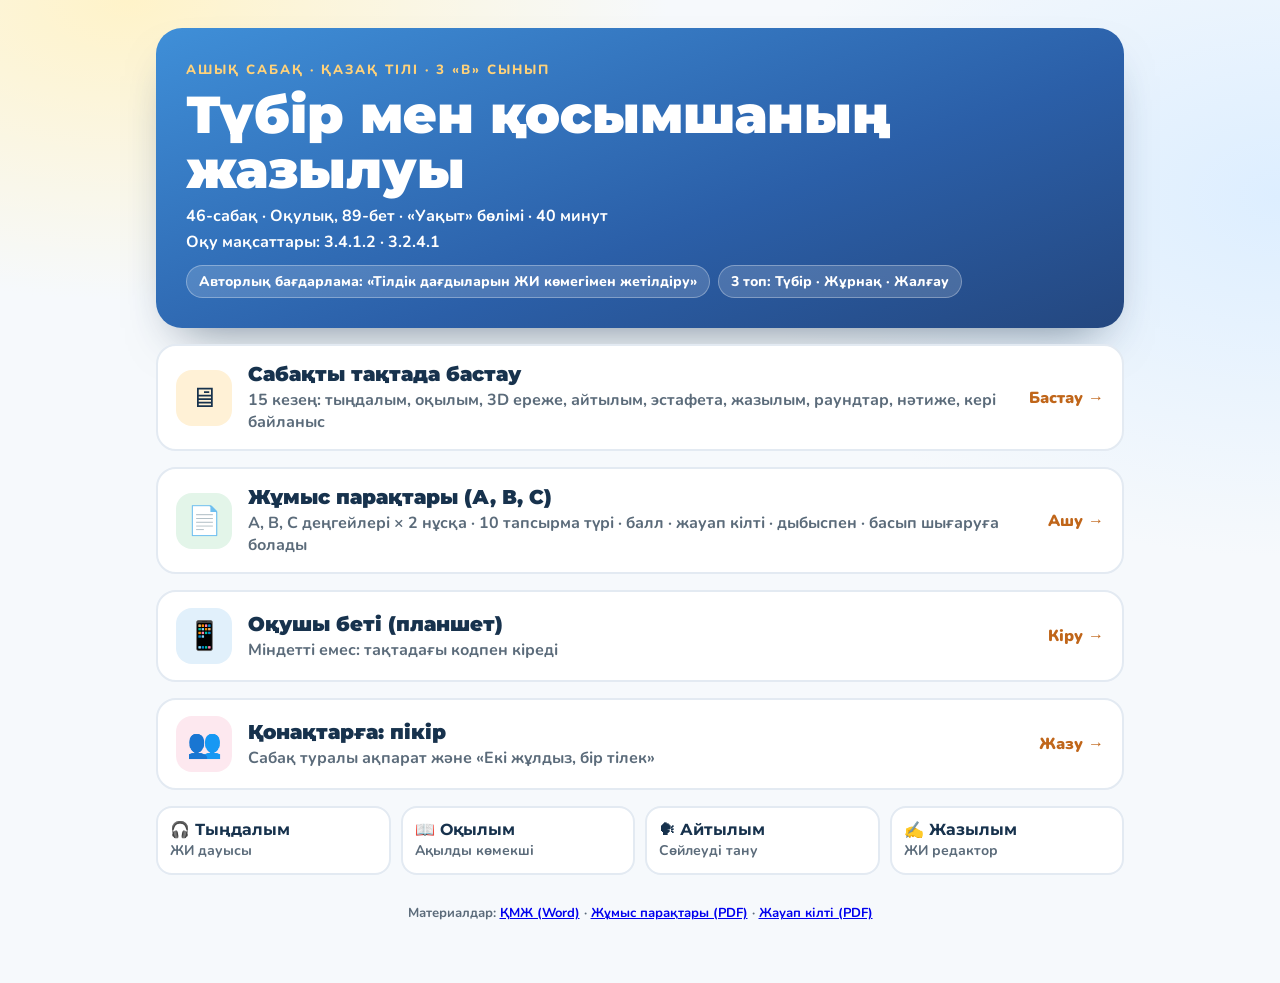
<file: index.html>
<!doctype html>
<html lang="kk">
<head>
<meta charset="utf-8">
<meta name="viewport" content="width=device-width, initial-scale=1">
<title>Сөз шеберлері · Қазақ тілі · 3 «В» сынып · Ашық сабақ</title>
<link rel="stylesheet" href="https://fonts.googleapis.com/css2?family=Montserrat:wght@800;900&family=Nunito:wght@600;700;800&display=swap">
<style>
:root { --ink: #17324D; --muted: #5B6B7A; --display: Montserrat, Arial, sans-serif; }
* { box-sizing: border-box; }
body { margin: 0; font-family: Nunito, Arial, sans-serif; color: var(--ink); background: radial-gradient(900px 500px at 10% 0%, #FFF3C9, transparent 60%), radial-gradient(900px 600px at 100% 20%, #DDEEFF, transparent 60%), #F6F9FC; }
.wrap { max-width: 1000px; margin: 0 auto; padding: 28px 16px 48px; display: flex; flex-direction: column; gap: 16px; }
.hero { border-radius: 26px; padding: 30px; color: #fff; background: linear-gradient(160deg, #3F8FD8, #2B5FA8 60%, #24477F); box-shadow: 0 24px 50px -24px rgba(23,50,77,.6); }
.hero small { font-weight: 800; letter-spacing: 2px; text-transform: uppercase; color: #FFD27A; }
.hero h1 { font-family: var(--display); font-weight: 900; font-size: clamp(30px, 5vw, 52px); margin: 8px 0; line-height: 1.05; }
.hero p { margin: 4px 0; font-weight: 700; }
.chips { display: flex; flex-wrap: wrap; gap: 8px; margin-top: 12px; } .chips span { padding: 6px 12px; border-radius: 999px; background: rgba(255,255,255,.16); border: 1px solid rgba(255,255,255,.3); font-weight: 800; font-size: 14px; }
.card { display: grid; grid-template-columns: auto 1fr auto; gap: 16px; align-items: center; background: #fff; border: 2px solid #E3EAF2; border-radius: 20px; padding: 16px 18px; text-decoration: none; color: inherit; transition: transform .15s ease, border-color .15s ease; }
.card:hover { transform: translateY(-3px); border-color: #F2A541; }
.card .ic { width: 56px; height: 56px; border-radius: 16px; display: grid; place-items: center; font-size: 28px; }
.card h2 { margin: 0; font-family: var(--display); font-weight: 900; font-size: 20px; } .card p { margin: 3px 0 0; color: var(--muted); font-weight: 700; }
.card .go { font-weight: 900; color: #C0661A; white-space: nowrap; }
.skills { display: grid; grid-template-columns: repeat(4, 1fr); gap: 10px; }
.skills div { background: #fff; border-radius: 16px; padding: 12px; border: 2px solid #E3EAF2; } .skills b { display: block; font-family: var(--display); }
.skills span { font-size: 14px; font-weight: 700; color: var(--muted); }
.foot { text-align: center; color: var(--muted); font-weight: 700; font-size: 13px; }
@media (max-width: 720px) { .skills { grid-template-columns: 1fr 1fr; } .card { grid-template-columns: auto 1fr; } .card .go { display: none; } }
</style>
</head>
<body>
<div class="wrap">
  <div class="hero">
    <small>Ашық сабақ · Қазақ тілі · 3 «В» сынып</small>
    <h1>Түбір мен қосымшаның жазылуы</h1>
    <p>46-сабақ · Оқулық, 89-бет · «Уақыт» бөлімі · 40 минут</p>
    <p>Оқу мақсаттары: 3.4.1.2 · 3.2.4.1</p>
    <div class="chips"><span>Авторлық бағдарлама: «Тілдік дағдыларын ЖИ көмегімен жетілдіру»</span><span>3 топ: Түбір · Жұрнақ · Жалғау</span></div>
  </div>
  <a class="card" href="host.html"><span class="ic" style="background:#FFF1D6">🖥</span><span><h2>Сабақты тақтада бастау</h2><p>15 кезең: тыңдалым, оқылым, 3D ереже, айтылым, эстафета, жазылым, раундтар, нәтиже, кері байланыс</p></span><span class="go">Бастау →</span></a>
  <a class="card" href="jumys-paraq.html"><span class="ic" style="background:#E3F5E9">📄</span><span><h2>Жұмыс парақтары (А, В, С)</h2><p>А, В, С деңгейлері × 2 нұсқа · 10 тапсырма түрі · балл · жауап кілті · дыбыспен · басып шығаруға болады</p></span><span class="go">Ашу →</span></a>
  <a class="card" href="join.html"><span class="ic" style="background:#E1F0FB">📱</span><span><h2>Оқушы беті (планшет)</h2><p>Міндетті емес: тақтадағы кодпен кіреді</p></span><span class="go">Кіру →</span></a>
  <a class="card" href="join.html?g=1"><span class="ic" style="background:#FDE8EF">👥</span><span><h2>Қонақтарға: пікір</h2><p>Сабақ туралы ақпарат және «Екі жұлдыз, бір тілек»</p></span><span class="go">Жазу →</span></a>
  <div class="skills"><div><b>🎧 Тыңдалым</b><span>ЖИ дауысы</span></div><div><b>📖 Оқылым</b><span>Ақылды көмекші</span></div><div><b>🗣 Айтылым</b><span>Сөйлеуді тану</span></div><div><b>✍️ Жазылым</b><span>ЖИ редактор</span></div></div>
  <p class="foot">Материалдар: <a href="materialdar/QMZh-3V-46-sabaq.docx" download>ҚМЖ (Word)</a> · <a href="materialdar/Zhumys-paraqtary-ABC.pdf" download>Жұмыс парақтары (PDF)</a> · <a href="materialdar/Zhauap-kilti.pdf" download>Жауап кілті (PDF)</a></p>
</div>
</body>
</html>
</file>
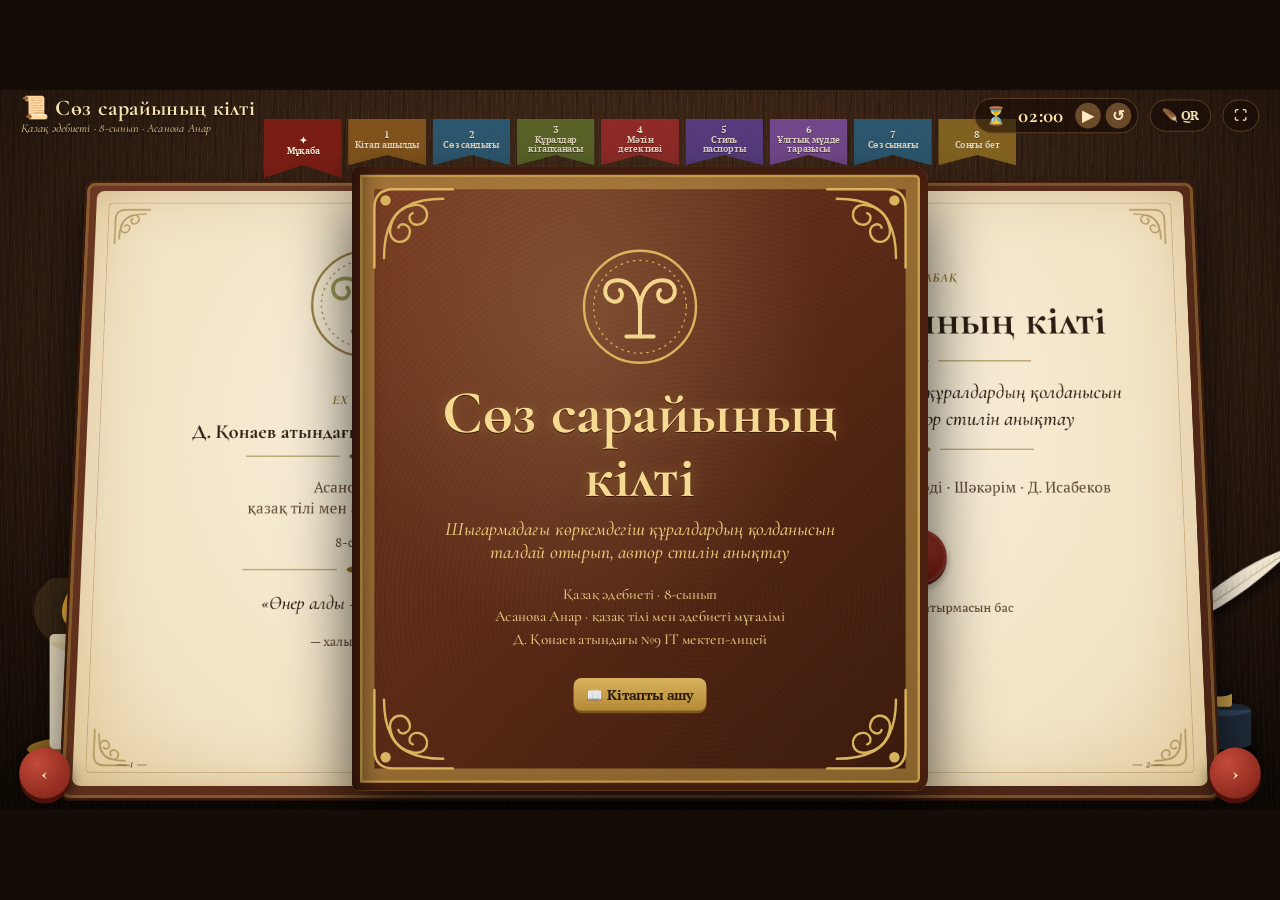
<file: adebiet8/index.html>
<!DOCTYPE html>
<html lang="kk">
<head>
<meta charset="utf-8">
<meta name="viewport" content="width=device-width, initial-scale=1">
<title>Сөз сарайының кілті · Қазақ әдебиеті 8</title>
<link rel="preconnect" href="https://fonts.googleapis.com"><link rel="preconnect" href="https://fonts.gstatic.com" crossorigin>
<link href="https://fonts.googleapis.com/css2?family=Cormorant+Garamond:ital,wght@0,500;0,700;1,500&family=PT+Serif:ital,wght@0,400;0,700;1,400&display=swap" rel="stylesheet">
<link rel="stylesheet" href="style.css">
</head>
<body>
<div id="root"></div>
<div id="modal" class="modal" hidden><div class="scroll"><button class="mx" aria-label="Жабу">✕</button><div class="mbody"></div></div></div>
<script src="qrcode.js"></script>
<script src="data.js"></script>
<script src="app.js"></script>
</body>
</html>
</file>
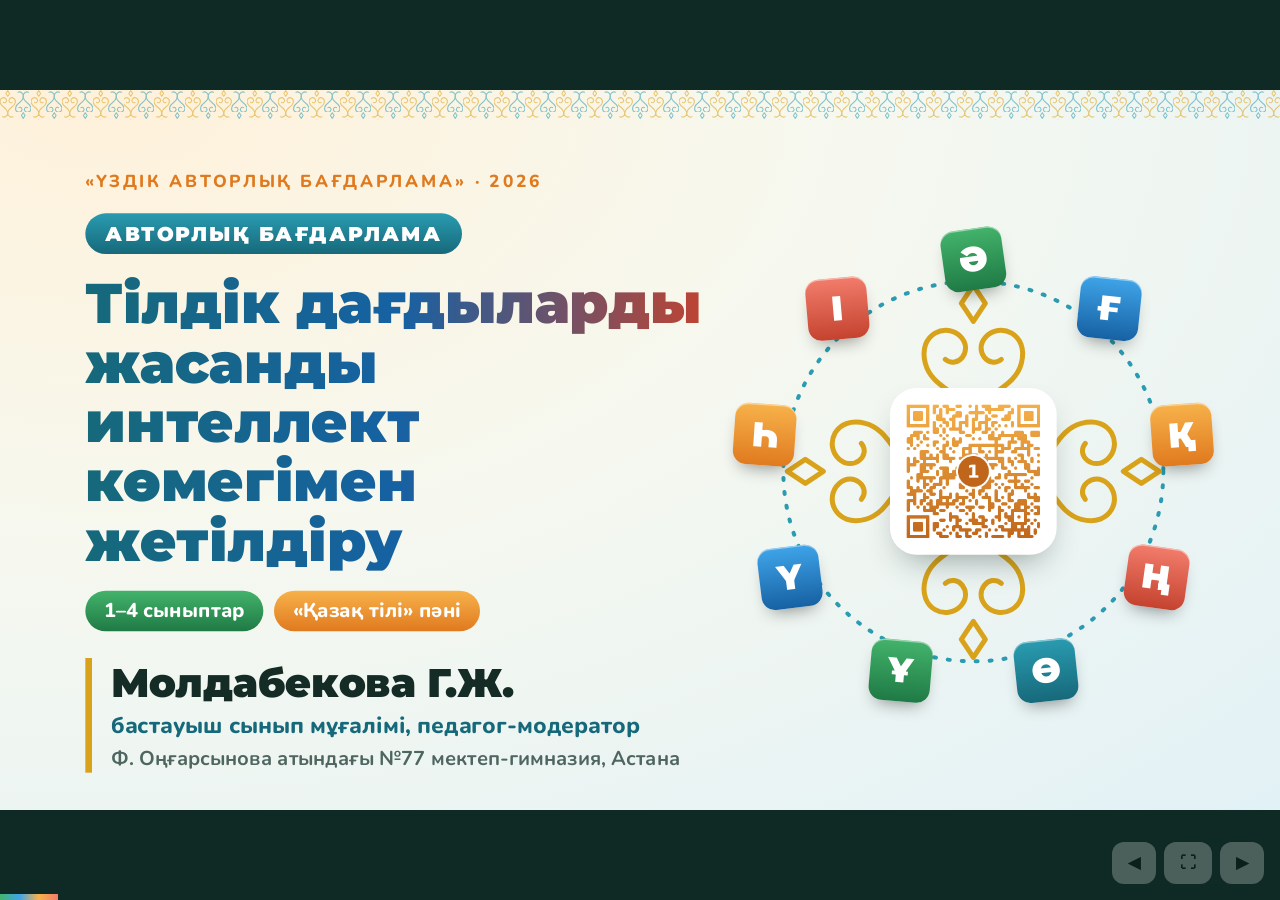
<file: prezentaciya/index.html>
<!DOCTYPE html><html lang="kk"><head><meta charset="utf-8"><meta name="viewport" content="width=device-width,initial-scale=1">
<title>«Сөз шеберлері» — авторлық бағдарлама қорғауы</title>
<link rel="preconnect" href="https://fonts.googleapis.com"><link href="https://fonts.googleapis.com/css2?family=Montserrat:wght@600;800;900&family=Nunito:wght@400;600;700;800;900&display=swap" rel="stylesheet">
<style>
*{box-sizing:border-box}html,body{margin:0;height:100%;background:#0F2A25;overflow:hidden}
#stage{position:absolute;left:50%;top:50%;width:1920px;height:1080px;transform-origin:0 0}
section{position:absolute;inset:0;width:1920px;height:1080px;overflow:hidden;opacity:0;visibility:hidden;transition:opacity .45s ease,transform .45s ease;transform:translateX(40px)}
section.on{opacity:1;visibility:visible;transform:none}section.prev{transform:translateX(-40px)}
section div:not([style*="display"]):not([class]){display:flex;flex-direction:column}
section > div[style*="grid-template-columns"]{flex:1;align-content:stretch}
section > div[style*="grid-template-columns"] > div{justify-content:center}
p,h1,h2,h3,ul,ol{margin:0}aside{display:none}img{display:block}
a{color:inherit}.lb{color:#fff;text-decoration:none;font-family:Montserrat,Arial,sans-serif;font-weight:900;font-size:26px;padding:12px 24px;border-radius:999px;cursor:pointer;box-shadow:0 10px 20px -10px rgba(0,0,0,.5)}
section.on [style*="rotate"]{animation:pop .7s cubic-bezier(.2,.9,.3,1.4) both}
section.on > div,section.on > h2,section.on > p{animation:rise .6s ease both}
section.on > :nth-child(3){animation-delay:.08s}section.on > :nth-child(4){animation-delay:.16s}section.on > :nth-child(5){animation-delay:.24s}
@keyframes pop{0%{opacity:0;scale:.4}100%{opacity:1;scale:1}}@keyframes rise{from{opacity:0;translate:0 24px}to{opacity:1;translate:0 0}}
#bar{position:fixed;left:0;bottom:0;height:6px;background:linear-gradient(90deg,#43B36B,#3FA4E8,#F7B24A,#F27C6B);transition:width .4s;z-index:9}
#nav{position:fixed;right:16px;bottom:16px;display:flex;gap:8px;z-index:9;opacity:.25;transition:opacity .3s}#nav:hover{opacity:1}
#nav button{border:0;border-radius:12px;padding:10px 16px;font:800 16px Nunito,Arial;background:#fff;cursor:pointer}

.kick{font-size:26px;font-weight:800;letter-spacing:4px;color:#E07A1F;text-transform:uppercase}
.ttl{font-family:Montserrat,Arial,sans-serif;font-size:66px;font-weight:900;line-height:1.08}
.ft{position:absolute;left:128px;bottom:56px;width:1300px;font-size:24px}
.pn{position:absolute;right:128px;bottom:48px;width:96px;height:44px;background:linear-gradient(180deg,#F7B24A,#E07A1F);border-radius:22px;color:#fff;font-family:Montserrat,Arial,sans-serif;font-weight:900;font-size:24px;line-height:44px;text-align:center}
.glass{background:linear-gradient(180deg,rgba(255,255,255,.97),rgba(255,255,255,.8));border:1px solid rgba(255,255,255,.95);border-radius:28px;box-shadow:0 22px 44px -22px rgba(20,43,38,.38);padding:36px}
section::before{content:"";position:absolute;width:620px;height:620px;right:-180px;top:-200px;border-radius:50%;background:radial-gradient(circle,rgba(63,164,232,.16),transparent 70%);pointer-events:none}
section::after{content:"";position:absolute;width:520px;height:520px;left:-160px;bottom:-200px;border-radius:50%;background:radial-gradient(circle,rgba(247,178,74,.16),transparent 70%);pointer-events:none}
.bubble{position:relative;display:block;background:#fff;border-radius:44px;padding:52px 56px;font-family:Montserrat,Arial,sans-serif;font-size:66px;font-weight:900;line-height:1.15;box-shadow:0 30px 60px -30px rgba(20,43,38,.45)}
.bubble i{position:absolute;left:90px;bottom:-38px;width:0;height:0;border-left:30px solid transparent;border-right:30px solid transparent;border-top:44px solid #fff}
.pair{display:flex;align-items:center;gap:22px;opacity:0}section.on .pair{animation:rise .6s ease both}
.pair .bad{font-family:Montserrat,Arial,sans-serif;font-weight:900;font-size:40px;color:#B9473A;text-decoration:line-through 5px;min-width:200px}
.pair .arr{font-size:44px;font-weight:900}.pair .good{color:#fff;font-family:Montserrat,Arial,sans-serif;font-weight:900;font-size:40px;padding:12px 30px;border-radius:999px;box-shadow:0 14px 26px -14px rgba(0,0,0,.45)}
.plab{position:absolute;width:220px;display:flex;flex-direction:column;align-items:center;text-align:center;color:#fff}
.plab b{font-family:Montserrat,Arial,sans-serif;font-weight:900;font-size:30px}.plab span{font-size:22px;font-weight:700;opacity:.92}
.plab.ctr{height:88px;justify-content:center}
section.on .spin-in{animation:spin 1.1s cubic-bezier(.2,.9,.3,1.2) both}@keyframes spin{from{transform:rotate(-90deg) scale(.6);opacity:0}to{transform:none;opacity:1}}
.role{display:flex;align-items:baseline;gap:20px;background:rgba(255,255,255,.08);border:1px solid rgba(255,255,255,.18);border-radius:24px;padding:22px 32px}
.role span{font-size:30px;color:#A9C3BB;min-width:170px}.role b{font-family:Montserrat,Arial,sans-serif;font-size:46px;font-weight:900;color:#fff}
.role.hot{background:linear-gradient(180deg,#F7B24A,#E07A1F);border:0}.role.hot span{color:#fff}
.step{flex:1;border-radius:26px 26px 10px 10px;color:#fff;padding:22px 24px;display:flex;flex-direction:column;gap:4px;box-shadow:0 22px 40px -20px rgba(0,0,0,.45);transform-origin:bottom}
section.on .step{animation:grow .8s cubic-bezier(.2,.9,.3,1.1) both}@keyframes grow{from{transform:scaleY(.1);opacity:0}to{transform:none;opacity:1}}
.step b{font-family:Montserrat,Arial,sans-serif;font-size:80px;font-weight:900;line-height:1}.step small{font-size:24px;font-weight:800;opacity:.9}
.step span{font-family:Montserrat,Arial,sans-serif;font-size:32px;font-weight:900;margin-top:6px}.step p{font-size:23px;font-weight:700;line-height:1.3;margin-top:auto}
section.on .dn{animation:dash 1.4s ease .3s both}@keyframes dash{from{stroke-dasharray:0 760}}
.grp{flex:1;display:flex;flex-direction:column;align-items:center;gap:16px;height:100%;justify-content:flex-end}
.grp .bars{display:flex;gap:14px;align-items:flex-end}.grp p{font-size:24px;font-weight:800;text-align:center;color:#C9DCD5;min-height:64px}
.bar{width:84px;border-radius:16px 16px 4px 4px;display:flex;justify-content:center;transform-origin:bottom}
.bar b{font-family:Montserrat,Arial,sans-serif;font-weight:900;font-size:30px;color:#fff;margin-top:-44px}
section.on .bar{animation:grow .9s cubic-bezier(.2,.9,.3,1.1) both}
.pbar{height:70px;min-width:290px;border-radius:12px 35px 35px 12px;display:flex;align-items:center;gap:16px;padding:0 22px;transform-origin:left}
.pbar b{font-family:Montserrat,Arial,sans-serif;font-weight:900;font-size:36px;color:#fff}.pbar span{font-size:24px;font-weight:800;color:#fff;white-space:nowrap}
section.on .pbar{animation:growx .8s ease both}@keyframes growx{from{transform:scaleX(0)}to{transform:none}}

section::before{content:"";position:absolute;left:0;right:0;top:0;width:auto;height:44px;border-radius:0;background:url(img/band.svg) repeat-x;background-size:auto 44px;opacity:.55;pointer-events:none}
section::after{content:"";position:absolute;width:380px;height:380px;right:-110px;bottom:-110px;left:auto;top:auto;border-radius:0;background:url(img/rosette.svg) center/contain no-repeat;opacity:.13;pointer-events:none;animation:rot 60s linear infinite}
#cover::after{display:none}
@keyframes rot{to{transform:rotate(360deg)}}
.rosette{animation:rot 80s linear infinite}
.kcube{position:absolute;width:92px;height:92px;border-radius:20px;color:#fff;font-family:Montserrat,Arial,sans-serif;font-weight:900;font-size:52px;line-height:92px;text-align:center;box-shadow:0 14px 26px -12px rgba(0,0,0,.45),inset 0 2px 0 rgba(255,255,255,.45)}
section.on .kcube{animation:pop .7s cubic-bezier(.2,.9,.3,1.4) both}
.chip{color:#fff;font-weight:800;font-size:30px;padding:10px 28px;border-radius:999px}

.pcard{background:linear-gradient(180deg,rgba(255,255,255,.97),rgba(255,255,255,.8));border:1px solid rgba(255,255,255,.95);border-radius:28px;box-shadow:0 22px 44px -22px rgba(20,43,38,.38);padding:32px 28px;display:flex;flex-direction:column;justify-content:flex-start;gap:18px;opacity:0}
section.on .pcard{animation:rise .6s ease both}
.pico{width:96px;height:96px;flex:none;border-radius:24px;color:#fff;font-size:54px;font-weight:900;display:flex;align-items:center;justify-content:center;box-shadow:0 14px 26px -12px rgba(0,0,0,.45),inset 0 2px 0 rgba(255,255,255,.45)}
</style></head><body><div id="stage">
<section id="cover" style="background:radial-gradient(ellipse at 8% 0%, #FFF1DA 0%, #F6F8EF 45%, #E2F1F6 100%);color:#142B26;font-family:Nunito,Arial,sans-serif;padding:120px 110px 110px 128px;display:grid;grid-template-columns:1fr 700px;gap:40px;align-items:center">
<div style="display:flex;flex-direction:column;gap:30px">
<p class="kick">«Үздік авторлық бағдарлама» · 2026</p>
<p style="align-self:flex-start;background:linear-gradient(180deg,#2A9BB0,#16697A);color:#fff;font-family:Montserrat,Arial,sans-serif;font-weight:900;font-size:30px;letter-spacing:3px;padding:12px 30px;border-radius:999px">АВТОРЛЫҚ БАҒДАРЛАМА</p>
<h1 style="font-family:Montserrat,Arial,sans-serif;font-size:84px;font-weight:900;line-height:1.06;background:linear-gradient(90deg,#16697A,#1661A3 50%,#C4432F);-webkit-background-clip:text;background-clip:text;-webkit-text-fill-color:transparent">Тілдік дағдыларды жасанды интеллект көмегімен жетілдіру</h1>
<div style="display:flex;gap:16px"><p class="chip" style="background:linear-gradient(180deg,#43B36B,#1F7A45)">1–4 сыныптар</p><p class="chip" style="background:linear-gradient(180deg,#F7B24A,#E07A1F)">«Қазақ тілі» пәні</p></div>
<div style="display:flex;flex-direction:column;gap:6px;border-left:10px solid #D9A21B;padding-left:28px;margin-top:10px">
<p style="font-family:Montserrat,Arial,sans-serif;font-size:60px;font-weight:900;color:#142B26">Молдабекова Г.Ж.</p>
<p style="font-size:34px;font-weight:800;color:#16697A">бастауыш сынып мұғалімі, педагог-модератор</p>
<p style="font-size:30px;font-weight:700;color:#4F6660">Ф. Оңғарсынова атындағы №77 мектеп-гимназия, Астана</p></div>
</div>
<div style="position:relative;width:700px;height:700px">
<img src="img/rosette.svg" alt="" class="rosette" style="position:absolute;left:50px;top:50px;width:600px;height:600px">
<div style="position:absolute;left:225px;top:225px;width:250px;height:250px;background:#fff;border-radius:40px;box-shadow:0 24px 50px -20px rgba(20,43,38,.45);display:flex;align-items:center;justify-content:center"><img src="img/qr1.png" alt="Сайт QR" style="width:210px;height:210px;border-radius:14px"></div>
<p class="kcube" style="left:304px;top:-14px;background:linear-gradient(180deg,#43B36B,#1F7A45);transform:rotate(-8deg);animation-delay:0.3s">Ә</p><p class="kcube" style="left:508px;top:60px;background:linear-gradient(180deg,#3FA4E8,#1661A3);transform:rotate(6deg);animation-delay:0.38s">Ғ</p><p class="kcube" style="left:617px;top:249px;background:linear-gradient(180deg,#F7B24A,#E07A1F);transform:rotate(-4deg);animation-delay:0.45999999999999996s">Қ</p><p class="kcube" style="left:579px;top:463px;background:linear-gradient(180deg,#F27C6B,#C4432F);transform:rotate(8deg);animation-delay:0.54s">Ң</p><p class="kcube" style="left:413px;top:603px;background:linear-gradient(180deg,#2A9BB0,#16697A);transform:rotate(-6deg);animation-delay:0.62s">Ө</p><p class="kcube" style="left:195px;top:603px;background:linear-gradient(180deg,#43B36B,#1F7A45);transform:rotate(5deg);animation-delay:0.7s">Ұ</p><p class="kcube" style="left:29px;top:463px;background:linear-gradient(180deg,#3FA4E8,#1661A3);transform:rotate(-7deg);animation-delay:0.78s">Ү</p><p class="kcube" style="left:-9px;top:249px;background:linear-gradient(180deg,#F7B24A,#E07A1F);transform:rotate(4deg);animation-delay:0.8600000000000001s">Һ</p><p class="kcube" style="left:100px;top:60px;background:linear-gradient(180deg,#F27C6B,#C4432F);transform:rotate(-5deg);animation-delay:0.94s">І</p>
</div>
<aside>[0:00–0:25] Қайырлы таң, құрметті әділқазылар! Сыныпқа кірген сәтте мен жиі мына сөздерді естимін: «короче», «типа», «ок». Бүгін осы сөздердің орнына «қысқасы», «сияқты», «жарайды» деп сөйлейтін балаларды қалай тәрбиелеуге болатыны туралы айтамын. Менің бағдарламам — «Сөз шеберлері». Экрандағы QR-кодты сканерлесеңіздер, сайт телефондарыңызда ашылады.</aside></section>
<section id="hook" style="background:radial-gradient(ellipse at 8% 0%, #FFF1DA 0%, #F6F8EF 45%, #E2F1F6 100%);color:#142B26;font-family:Nunito,Arial,sans-serif;padding:128px 128px 168px;display:flex;flex-direction:column;gap:36px">
<p class="kick">Сыныптағы дауыс</p>
<div style="display:grid;grid-template-columns:1.25fr 1fr;gap:72px;flex:1;align-items:center">
<div style="display:flex;flex-direction:column;gap:36px">
<div class="bubble">«<span style="color:#C4432F">Короче</span>, мен <span style="color:#C4432F">типа</span> білемін, бірақ айта алмаймын…»<i></i></div>
<p style="font-size:40px;font-weight:700;color:#4F6660">Бала ойлайды. Бірақ ойын жеткізуге <b style="color:#E07A1F">сөзі жетпейді.</b></p></div>
<div style="display:flex;flex-direction:column;gap:22px"><p style="font-family:Montserrat,Arial,sans-serif;font-weight:900;font-size:30px;color:#1F7A45;letter-spacing:2px">«ТАЗА СӨЙЛЕ» МОДУЛІ</p><div class="pair" style="animation-delay:0.25s"><span class="bad">короче</span><span class="arr" style="color:#43B36B">➜</span><span class="good" style="background:linear-gradient(180deg,#43B36B,#43B36Bcc)">қысқасы</span></div><div class="pair" style="animation-delay:0.6s"><span class="bad">типа</span><span class="arr" style="color:#3FA4E8">➜</span><span class="good" style="background:linear-gradient(180deg,#3FA4E8,#3FA4E8cc)">сияқты</span></div><div class="pair" style="animation-delay:0.95s"><span class="bad">ок</span><span class="arr" style="color:#F2A541">➜</span><span class="good" style="background:linear-gradient(180deg,#F2A541,#F2A541cc)">жарайды</span></div><div class="pair" style="animation-delay:1.2999999999999998s"><span class="bad">давай</span><span class="arr" style="color:#F27C6B">➜</span><span class="good" style="background:linear-gradient(180deg,#F27C6B,#F27C6Bcc)">кеттік</span></div></div>
</div><p class="ft" style="color:#4F6660"><b>Молдабекова Г.Ж.</b> · «Тілдік дағдыларды жасанды интеллект көмегімен жетілдіру» · 1–4 сыныптар</p><p class="pn">2</p><aside>[0:25–0:45] Бұл — 3-сынып оқушысының сөзі. Ол біледі, бірақ айта алмайды. Себебі бала кітапты аз оқиды, күнін экранда өткізеді, ал сабақта уақыттың басым бөлігі тестке кетеді.</aside></section>
<section id="passport" style="background:radial-gradient(ellipse at 8% 0%, #FFF1DA 0%, #F6F8EF 45%, #E2F1F6 100%);color:#142B26;font-family:Nunito,Arial,sans-serif;padding:128px 128px 168px;display:flex;flex-direction:column;gap:36px">
<p class="kick">Бағдарламаның паспорты</p><h2 class="ttl">Бес негізгі сұраққа — бес жауап</h2>
<div style="display:grid;grid-template-columns:repeat(5,minmax(0,1fr));gap:24px;flex:1"><div class="pcard" style="animation-delay:0.15s"><div class="pico" style="background:linear-gradient(180deg,#F27C6B,#C4432F)"><svg viewBox="0 0 24 24" width="54" height="54" fill="none" stroke="#fff" stroke-width="2.2" stroke-linecap="round" stroke-linejoin="round"><path d="M12 3 2 20h20Z"/><path d="M12 10v4M12 17.5v.5"/></svg></div><h3 style="font-family:Montserrat,Arial,sans-serif;font-size:30px;font-weight:900;color:#C4432F">Өзектілігі</h3><p style="font-size:25px;line-height:1.38;color:#142B26">Жазылым әлсіз, сөздік қор тапшы, паразит сөздер көп — мұғалім 25 баланы бір мезгілде ести алмайды</p></div><div class="pcard" style="animation-delay:0.27s"><div class="pico" style="background:linear-gradient(180deg,#43B36B,#1F7A45)"><svg viewBox="0 0 24 24" width="54" height="54" fill="none" stroke="#fff" stroke-width="2.2" stroke-linecap="round" stroke-linejoin="round"><circle cx="12" cy="12" r="9"/><circle cx="12" cy="12" r="5"/><circle cx="12" cy="12" r="1.5" fill="#fff"/></svg></div><h3 style="font-family:Montserrat,Arial,sans-serif;font-size:30px;font-weight:900;color:#1F7A45">Мақсаты</h3><p style="font-size:25px;line-height:1.38;color:#142B26">4 тілдік дағдыны ЖИ мен интерактивті орта арқылы кешенді дамыту, таза сөйлеу мәдениетін қалыптастыру</p></div><div class="pcard" style="animation-delay:0.39s"><div class="pico" style="background:linear-gradient(180deg,#3FA4E8,#1661A3)"><svg viewBox="0 0 24 24" width="54" height="54" fill="none" stroke="#fff" stroke-width="2.2" stroke-linecap="round" stroke-linejoin="round"><path d="M9 18h6M10 21h4M12 3a6 6 0 0 0-4 10.5c.7.7 1 1.5 1 2.5h6c0-1 .3-1.8 1-2.5A6 6 0 0 0 12 3Z"/></svg></div><h3 style="font-family:Montserrat,Arial,sans-serif;font-size:30px;font-weight:900;color:#1661A3">Жаңашылдығы</h3><p style="font-size:25px;line-height:1.38;color:#142B26">«4 дағды — 4 ЖИ көмекші» моделі, 3D сөз құрастырғыш, «Таза сөйле» модулі, авторлық сайт</p></div><div class="pcard" style="animation-delay:0.51s"><div class="pico" style="background:linear-gradient(180deg,#9B8CF5,#6A55D8)"><svg viewBox="0 0 24 24" width="54" height="54" fill="none" stroke="#fff" stroke-width="2.2" stroke-linecap="round" stroke-linejoin="round"><path d="M12 2l3 7h7l-5.5 4.5 2 7.5L12 17l-6.5 4 2-7.5L2 9h7Z"/></svg></div><h3 style="font-family:Montserrat,Arial,sans-serif;font-size:30px;font-weight:900;color:#6A55D8">Ерекшелігі</h3><p style="font-size:25px;line-height:1.38;color:#142B26">Телефонсыз жұмыс, деңгейлік А/В/С парақтар, өзара тексеру, Excel портфолио, ұлттық құндылық</p></div><div class="pcard" style="animation-delay:0.63s"><div class="pico" style="background:linear-gradient(180deg,#F7B24A,#E07A1F)"><svg viewBox="0 0 24 24" width="54" height="54" fill="none" stroke="#fff" stroke-width="2.2" stroke-linecap="round" stroke-linejoin="round"><path d="M4 12.5 9.5 18 20 6"/></svg></div><h3 style="font-family:Montserrat,Arial,sans-serif;font-size:30px;font-weight:900;color:#E07A1F">Практикалық маңызы</h3><p style="font-size:25px;line-height:1.38;color:#142B26">Кез келген мұғалім бүгін қолдана алатын дайын сайт, ҚМЖ, жұмыс парақтары, бағалау құралдары</p></div></div>
<p class="ft" style="color:#4F6660"><b>Молдабекова Г.Ж.</b> · «Тілдік дағдыларды жасанды интеллект көмегімен жетілдіру» · 1–4 сыныптар</p><p class="pn">0</p><aside>[0:45–1:10] Бағдарламаның паспорты бес сұраққа жауап береді. Өзектілігі — сыныптағы үш нақты мәселе. Мақсаты — төрт дағдыны ЖИ арқылы кешенді дамыту. Жаңашылдығы — «4 дағды — 4 ЖИ көмекші» моделі мен авторлық сайт. Ерекшелігі — телефонсыз жұмыс, деңгейлік парақтар, өзара бағалау. Практикалық маңызы — кез келген мұғалім бүгін-ақ қолдана алатын дайын құралдар. Енді әрқайсысына тоқталайын.</aside></section>
<section id="aktual" data-transition="push" style="background:radial-gradient(ellipse at 8% 0%, #FFF1DA 0%, #F6F8EF 45%, #E2F1F6 100%);color:#142B26;font-family:Nunito, Arial, sans-serif;padding:128px 128px 168px;display:flex;flex-direction:column;gap:36px">

<p style="font-size:26px;font-weight:800;letter-spacing:4px;color:#E07A1F;text-transform:uppercase">Өзектілігі</p><h2 style="font-family:Montserrat, Arial, sans-serif;font-size:68px;font-weight:900;line-height:1.08;color:#142B26">Өзектілігі: үш мәселе — бір сыныпта</h2><div style="display:flex;gap:36px;flex:1"><div style="flex:1;background:linear-gradient(180deg, rgba(255,255,255,0.97), rgba(255,255,255,0.80));border:1px solid rgba(255,255,255,0.95);border-radius:28px;box-shadow:0 22px 44px -22px rgba(20,43,38,0.38), inset 0 1px 0 rgba(255,255,255,0.9);padding:44px;display:flex;flex-direction:column;gap:18px"><p style="width:110px;height:110px;background:linear-gradient(180deg, #43B36B, #1F7A45);border-radius:24px;color:#FFFFFF;font-family:Montserrat, Arial, sans-serif;font-size:52px;font-weight:900;line-height:110px;text-align:center;box-shadow:0 14px 24px -12px rgba(0,0,0,0.4)">01</p><h3 style="font-family:Montserrat, Arial, sans-serif;font-size:44px;font-weight:900;color:#142B26">Жазылым әлсіз</h3><p style="font-size:30px;line-height:1.4;color:#4F6660">Уақыт тестке кетеді — бала байланыстырып жазуға аз жаттығады</p></div><div style="flex:1;background:linear-gradient(180deg, rgba(255,255,255,0.97), rgba(255,255,255,0.80));border:1px solid rgba(255,255,255,0.95);border-radius:28px;box-shadow:0 22px 44px -22px rgba(20,43,38,0.38), inset 0 1px 0 rgba(255,255,255,0.9);padding:44px;display:flex;flex-direction:column;gap:18px"><p style="width:110px;height:110px;background:linear-gradient(180deg, #3FA4E8, #1661A3);border-radius:24px;color:#FFFFFF;font-family:Montserrat, Arial, sans-serif;font-size:52px;font-weight:900;line-height:110px;text-align:center;box-shadow:0 14px 24px -12px rgba(0,0,0,0.4)">02</p><h3 style="font-family:Montserrat, Arial, sans-serif;font-size:44px;font-weight:900;color:#142B26">Сөздік қор тапшы</h3><p style="font-size:30px;line-height:1.4;color:#4F6660">Кітап аз оқылады — ойды жеткізуге сөз жетпейді</p></div><div style="flex:1;background:linear-gradient(180deg, rgba(255,255,255,0.97), rgba(255,255,255,0.80));border:1px solid rgba(255,255,255,0.95);border-radius:28px;box-shadow:0 22px 44px -22px rgba(20,43,38,0.38), inset 0 1px 0 rgba(255,255,255,0.9);padding:44px;display:flex;flex-direction:column;gap:18px"><p style="width:110px;height:110px;background:linear-gradient(180deg, #F27C6B, #C4432F);border-radius:24px;color:#FFFFFF;font-family:Montserrat, Arial, sans-serif;font-size:52px;font-weight:900;line-height:110px;text-align:center;box-shadow:0 14px 24px -12px rgba(0,0,0,0.4)">03</p><h3 style="font-family:Montserrat, Arial, sans-serif;font-size:44px;font-weight:900;color:#142B26">Паразит сөздер</h3><p style="font-size:30px;line-height:1.4;color:#4F6660">«короче», «типа», «ок» — бөгде сөздер сөйлеуді ластайды</p></div></div><p style="font-size:30px;font-weight:700;color:#142B26">Шешім: мұғалім 25 баланы бір мезгілде ести алмайды — <span style="color:#E07A1F">ЖИ жедел кері байланыс береді.</span></p>
<p style="position:absolute;left:128px;bottom:56px;width:1300px;font-size:24px;color:#4F6660"><b>Молдабекова Г.Ж.</b> · «Тілдік дағдыларды жасанды интеллект көмегімен жетілдіру» · 1–4 сыныптар</p><p style="position:absolute;right:128px;bottom:48px;width:96px;height:44px;background:linear-gradient(180deg, #F7B24A, #E07A1F);border-radius:22px;color:#FFFFFF;font-family:Montserrat, Arial, sans-serif;font-weight:900;font-size:24px;line-height:44px;text-align:center">3</p>
<aside>[0:45–1:15] Өзектілігі: сыныпта үш мәселе бар. Бірінші — жазылым әлсіз. Екінші — сөздік қор тапшы. Үшінші — паразит сөздер. Мұғалім сыныптағы 25 баланың жазғанын сол сәтте тексеріп үлгермейді. Ал жасанды интеллект жедел кері байланыс бере алады — бұл қазіргі ЖИ-ді дамыту жөніндегі мемлекеттік бағытқа да сай.</aside>
</section>
<section id="goal" data-transition="push" style="background:radial-gradient(ellipse at 8% 0%, #FFF1DA 0%, #F6F8EF 45%, #E2F1F6 100%);color:#142B26;font-family:Nunito, Arial, sans-serif;padding:128px 128px 168px;display:flex;flex-direction:column;gap:36px">

<p style="font-size:26px;font-weight:800;letter-spacing:4px;color:#E07A1F;text-transform:uppercase">Мақсаты мен міндеттері</p>
<div style="background:linear-gradient(180deg, #24544A, #163A33);border-radius:28px;padding:44px 52px;box-shadow:0 22px 44px -22px rgba(20,43,38,0.6)"><p style="font-size:24px;font-weight:800;letter-spacing:4px;color:#F7B24A">МАҚСАТЫ</p><p style="font-family:Montserrat, Arial, sans-serif;font-size:40px;font-weight:800;line-height:1.3;color:#FFFFFF">Оқушылардың тыңдалым, оқылым, айтылым, жазылым дағдыларын ЖИ мен интерактивті орта арқылы кешенді дамыту, сөздік қорын байыту, таза сөйлеу мәдениетін қалыптастыру</p></div>
<div style="display:grid;grid-template-columns:repeat(5,1fr);gap:22px"><div style="background:linear-gradient(180deg, rgba(255,255,255,0.97), rgba(255,255,255,0.80));border:1px solid rgba(255,255,255,0.95);border-radius:28px;box-shadow:0 22px 44px -22px rgba(20,43,38,0.38), inset 0 1px 0 rgba(255,255,255,0.9);padding:28px;display:flex;flex-direction:column;gap:12px;border-top:10px solid #43B36B"><h3 style="font-family:Montserrat, Arial, sans-serif;font-size:32px;font-weight:900;color:#1F7A45">Білімділік</h3><p style="font-size:26px;line-height:1.35;color:#142B26">тілдік ұғымдарды көрнекі модель мен ЖИ арқылы саналы меңгерту</p></div><div style="background:linear-gradient(180deg, rgba(255,255,255,0.97), rgba(255,255,255,0.80));border:1px solid rgba(255,255,255,0.95);border-radius:28px;box-shadow:0 22px 44px -22px rgba(20,43,38,0.38), inset 0 1px 0 rgba(255,255,255,0.9);padding:28px;display:flex;flex-direction:column;gap:12px;border-top:10px solid #3FA4E8"><h3 style="font-family:Montserrat, Arial, sans-serif;font-size:32px;font-weight:900;color:#1661A3">Дамытушылық</h3><p style="font-size:26px;line-height:1.35;color:#142B26">4 дағдыны, сыни және шығармашылық ойлауды дамыту</p></div><div style="background:linear-gradient(180deg, rgba(255,255,255,0.97), rgba(255,255,255,0.80));border:1px solid rgba(255,255,255,0.95);border-radius:28px;box-shadow:0 22px 44px -22px rgba(20,43,38,0.38), inset 0 1px 0 rgba(255,255,255,0.9);padding:28px;display:flex;flex-direction:column;gap:12px;border-top:10px solid #F7B24A"><h3 style="font-family:Montserrat, Arial, sans-serif;font-size:32px;font-weight:900;color:#E07A1F">Тәрбиелік</h3><p style="font-size:26px;line-height:1.35;color:#142B26">ана тіліне құрмет, таза сөйлеу мәдениеті</p></div><div style="background:linear-gradient(180deg, rgba(255,255,255,0.97), rgba(255,255,255,0.80));border:1px solid rgba(255,255,255,0.95);border-radius:28px;box-shadow:0 22px 44px -22px rgba(20,43,38,0.38), inset 0 1px 0 rgba(255,255,255,0.9);padding:28px;display:flex;flex-direction:column;gap:12px;border-top:10px solid #9B8CF5"><h3 style="font-family:Montserrat, Arial, sans-serif;font-size:32px;font-weight:900;color:#6A55D8">Цифрлық</h3><p style="font-size:26px;line-height:1.35;color:#142B26">ЖИ-ді қауіпсіз, әдепті, мақсатты қолдану</p></div><div style="background:linear-gradient(180deg, rgba(255,255,255,0.97), rgba(255,255,255,0.80));border:1px solid rgba(255,255,255,0.95);border-radius:28px;box-shadow:0 22px 44px -22px rgba(20,43,38,0.38), inset 0 1px 0 rgba(255,255,255,0.9);padding:28px;display:flex;flex-direction:column;gap:12px;border-top:10px solid #F27C6B"><h3 style="font-family:Montserrat, Arial, sans-serif;font-size:32px;font-weight:900;color:#C4432F">Әдістемелік</h3><p style="font-size:26px;line-height:1.35;color:#142B26">мұғалімге дайын сабақ үлгісі мен сайт ұсыну</p></div></div>
<p style="position:absolute;left:128px;bottom:56px;width:1300px;font-size:24px;color:#4F6660"><b>Молдабекова Г.Ж.</b> · «Тілдік дағдыларды жасанды интеллект көмегімен жетілдіру» · 1–4 сыныптар</p><p style="position:absolute;right:128px;bottom:48px;width:96px;height:44px;background:linear-gradient(180deg, #F7B24A, #E07A1F);border-radius:22px;color:#FFFFFF;font-family:Montserrat, Arial, sans-serif;font-weight:900;font-size:24px;line-height:44px;text-align:center">4</p>
<aside>[1:15–1:40] Мақсатым — оқушылардың тыңдалым, оқылым, айтылым және жазылым дағдыларын жасанды интеллект пен интерактивті орта арқылы кешенді дамыту, сөздік қорын байыту және таза сөйлеу мәдениетін қалыптастыру. Міндеттер бесеу: білімділік, дамытушылық, тәрбиелік, цифрлық және әдістемелік.</aside>
</section>
<section id="idea" style="background:radial-gradient(ellipse at 15% 10%, #24544A 0%, #163A33 55%, #0F2A25 100%);color:#F2F7F4;font-family:Nunito,Arial,sans-serif;padding:110px 128px 168px;display:flex;flex-direction:column;gap:20px">
<p class="kick" style="color:#F7B24A">Мега идея</p>
<div style="display:grid;grid-template-columns:660px 1fr;gap:80px;flex:1;align-items:center">
<div style="position:relative;width:660px;height:660px"><svg viewBox="0 0 660 660" width="660" height="660" class="spin-in"><defs><linearGradient id="pg0" x1="0" y1="0" x2="0" y2="1"><stop offset="0" stop-color="#43B36B"/><stop offset="1" stop-color="#1F7A45"/></linearGradient><linearGradient id="pg1" x1="0" y1="0" x2="0" y2="1"><stop offset="0" stop-color="#3FA4E8"/><stop offset="1" stop-color="#1661A3"/></linearGradient><linearGradient id="pg2" x1="0" y1="0" x2="0" y2="1"><stop offset="0" stop-color="#F7B24A"/><stop offset="1" stop-color="#E07A1F"/></linearGradient><linearGradient id="pg3" x1="0" y1="0" x2="0" y2="1"><stop offset="0" stop-color="#F27C6B"/><stop offset="1" stop-color="#C4432F"/></linearGradient><linearGradient id="cg" x1="0" y1="0" x2="1" y2="1"><stop offset="0" stop-color="#FFE3B0"/><stop offset="1" stop-color="#F7B24A"/></linearGradient></defs><circle cx="330" cy="330" r="300" fill="none" stroke="rgba(155,140,245,.55)" stroke-width="3" stroke-dasharray="10 14"/><circle cx="475" cy="185" r="118" fill="url(#pg0)" opacity=".96"/><circle cx="475" cy="475" r="118" fill="url(#pg1)" opacity=".96"/><circle cx="185" cy="475" r="118" fill="url(#pg2)" opacity=".96"/><circle cx="185" cy="185" r="118" fill="url(#pg3)" opacity=".96"/><circle cx="330" cy="330" r="120" fill="url(#cg)" stroke="#fff" stroke-width="8"/></svg><div class="plab" style="left:373px;top:129px"><b>Тыңдалым</b><span>ЖИ дауысы</span></div><div class="plab" style="left:373px;top:435px"><b>Оқылым</b><span>Ақылды көмекші</span></div><div class="plab" style="left:67px;top:435px"><b>Айтылым</b><span>Сөйлеуді тану</span></div><div class="plab" style="left:67px;top:129px"><b>Жазылым</b><span>ЖИ редактор</span></div><div class="plab ctr" style="left:220px;top:286px"><b style="color:#142B26;font-size:34px">Сөз<br>шебері</b></div><p style="position:absolute;left:250px;top:4px;width:160px;text-align:center;font-weight:900;font-size:22px;color:#C9B8FF;letter-spacing:2px">ЖИ</p></div>
<div style="display:flex;flex-direction:column;gap:30px">
<h2 style="font-family:Montserrat,Arial,sans-serif;font-size:62px;font-weight:900;line-height:1.1;color:#fff">4 дағды + ЖИ + оқу мақсаты = <span style="color:#F7B24A">Сөз шебері</span></h2>
<div class="role"><span>ЖИ</span><b>көмекші</b></div>
<div class="role"><span>Мұғалім</span><b>бағыттаушы</b></div>
<div class="role hot"><span>Оқушы</span><b>автор</b></div>
</div></div><p class="ft" style="color:#4F6660"><b>Молдабекова Г.Ж.</b> · «Тілдік дағдыларды жасанды интеллект көмегімен жетілдіру» · 1–4 сыныптар</p><p class="pn">5</p><aside>[1:40–2:00] Мега идея бір формулада: төрт дағды, плюс жасанды интеллект, плюс оқулықтағы оқу мақсаты — тең сөз шебері. Рөлдер нақты: ЖИ — көмекші, мұғалім — бағыттаушы, оқушы — автор. Ахмет Байтұрсынұлы «Тіл — құрал» деген. Бүгін бұл құрал цифрлық әлемге де жетуі керек.</aside></section>
<section id="helpers" data-transition="push" style="background:radial-gradient(ellipse at 8% 0%, #FFF1DA 0%, #F6F8EF 45%, #E2F1F6 100%);color:#142B26;font-family:Nunito, Arial, sans-serif;padding:128px 128px 168px;display:flex;flex-direction:column;gap:36px">

<p style="font-size:26px;font-weight:800;letter-spacing:4px;color:#E07A1F;text-transform:uppercase">Жаңашылдығы</p><h2 style="font-family:Montserrat, Arial, sans-serif;font-size:68px;font-weight:900;line-height:1.08;color:#142B26">Жаңашылдығы: 4 дағды — 4 ЖИ көмекші</h2><div style="display:flex;gap:26px;flex:1"><div style="flex:1;background:linear-gradient(180deg, rgba(255,255,255,0.97), rgba(255,255,255,0.80));border:1px solid rgba(255,255,255,0.95);border-radius:28px;box-shadow:0 22px 44px -22px rgba(20,43,38,0.38), inset 0 1px 0 rgba(255,255,255,0.9);padding:20px;display:flex;flex-direction:column;gap:12px"><img src="img/s03.jpg" alt="Тыңдалым" style="width:100%;height:230px;object-fit:cover;border-radius:18px"><p style="align-self:start;background:linear-gradient(180deg, #43B36B, #1F7A45);color:#FFFFFF;font-weight:800;font-size:24px;padding:6px 18px;border-radius:999px">Тыңдалым</p><h3 style="font-family:Montserrat, Arial, sans-serif;font-size:34px;font-weight:900;color:#142B26">ЖИ дауысы</h3><p style="font-size:26px;color:#4F6660">Мәтінді табиғи дауыспен оқиды</p></div><div style="flex:1;background:linear-gradient(180deg, rgba(255,255,255,0.97), rgba(255,255,255,0.80));border:1px solid rgba(255,255,255,0.95);border-radius:28px;box-shadow:0 22px 44px -22px rgba(20,43,38,0.38), inset 0 1px 0 rgba(255,255,255,0.9);padding:20px;display:flex;flex-direction:column;gap:12px"><img src="img/s04.jpg" alt="Оқылым" style="width:100%;height:230px;object-fit:cover;border-radius:18px"><p style="align-self:start;background:linear-gradient(180deg, #3FA4E8, #1661A3);color:#FFFFFF;font-weight:800;font-size:24px;padding:6px 18px;border-radius:999px">Оқылым</p><h3 style="font-family:Montserrat, Arial, sans-serif;font-size:34px;font-weight:900;color:#142B26">«Ақылды көмекші»</h3><p style="font-size:26px;color:#4F6660">Сөз құрамын түспен ашады</p></div><div style="flex:1;background:linear-gradient(180deg, rgba(255,255,255,0.97), rgba(255,255,255,0.80));border:1px solid rgba(255,255,255,0.95);border-radius:28px;box-shadow:0 22px 44px -22px rgba(20,43,38,0.38), inset 0 1px 0 rgba(255,255,255,0.9);padding:20px;display:flex;flex-direction:column;gap:12px"><img src="img/s06.jpg" alt="Айтылым" style="width:100%;height:230px;object-fit:cover;border-radius:18px"><p style="align-self:start;background:linear-gradient(180deg, #F7B24A, #E07A1F);color:#FFFFFF;font-weight:800;font-size:24px;padding:6px 18px;border-radius:999px">Айтылым</p><h3 style="font-family:Montserrat, Arial, sans-serif;font-size:34px;font-weight:900;color:#142B26">Сөйлеуді тану</h3><p style="font-size:26px;color:#4F6660">Айтылған сөзді тексереді</p></div><div style="flex:1;background:linear-gradient(180deg, rgba(255,255,255,0.97), rgba(255,255,255,0.80));border:1px solid rgba(255,255,255,0.95);border-radius:28px;box-shadow:0 22px 44px -22px rgba(20,43,38,0.38), inset 0 1px 0 rgba(255,255,255,0.9);padding:20px;display:flex;flex-direction:column;gap:12px"><img src="img/s10.jpg" alt="Жазылым" style="width:100%;height:230px;object-fit:cover;border-radius:18px"><p style="align-self:start;background:linear-gradient(180deg, #F27C6B, #C4432F);color:#FFFFFF;font-weight:800;font-size:24px;padding:6px 18px;border-radius:999px">Жазылым</p><h3 style="font-family:Montserrat, Arial, sans-serif;font-size:34px;font-weight:900;color:#142B26">«ЖИ редактор»</h3><p style="font-size:26px;color:#4F6660">Қатені, бөгде сөзді табады</p></div></div>
<p style="position:absolute;left:128px;bottom:56px;width:1300px;font-size:24px;color:#4F6660"><b>Молдабекова Г.Ж.</b> · «Тілдік дағдыларды жасанды интеллект көмегімен жетілдіру» · 1–4 сыныптар</p><p style="position:absolute;right:128px;bottom:48px;width:96px;height:44px;background:linear-gradient(180deg, #F7B24A, #E07A1F);border-radius:22px;color:#FFFFFF;font-family:Montserrat, Arial, sans-serif;font-weight:900;font-size:24px;line-height:44px;text-align:center">6</p>
<aside>[2:00–2:35] Жаңашылдығы: әр дағдыға өз ЖИ көмекшісі бар. Тыңдалымда — ЖИ дауысы мәтінді табиғи интонациямен оқиды. Оқылымда — «Ақылды көмекші» сөздің түбірі мен қосымшасын түспен көрсетеді. Айтылымда — сөйлеуді тану жүйесі баланың айтқанын тексереді. Жазылымда — «ЖИ редактор» қатені, бөгде сөзді тауып, сөздік қорды есептейді. Ең маңыздысы: бала алдымен өзі ойлайды, сосын ЖИ-мен тексереді.</aside>
</section>
<section id="principles" data-transition="push" style="background:radial-gradient(ellipse at 8% 0%, #FFF1DA 0%, #F6F8EF 45%, #E2F1F6 100%);color:#142B26;font-family:Nunito, Arial, sans-serif;padding:128px 128px 168px;display:flex;flex-direction:column;gap:36px">

<p style="font-size:26px;font-weight:800;letter-spacing:4px;color:#E07A1F;text-transform:uppercase">Ерекшеліктері</p><h2 style="font-family:Montserrat, Arial, sans-serif;font-size:68px;font-weight:900;line-height:1.08;color:#142B26">Ерекшелігі: «СӨЗ ШЕБЕРІ» — 9 қағида</h2><div style="flex:1;display:flex;justify-content:space-between;align-items:center"><div style="display:flex;flex-direction:column;align-items:center;gap:18px"><p style="width:150px;height:150px;background:linear-gradient(180deg, #43B36B, #1F7A45);border-radius:30px;color:#FFFFFF;font-family:Montserrat, Arial, sans-serif;font-size:86px;font-weight:900;line-height:150px;text-align:center;box-shadow:0 18px 30px -14px rgba(0,0,0,0.45), inset 0 3px 0 rgba(255,255,255,0.45);transform:rotate(-5deg)">С</p><p style="font-size:21px;font-weight:800;text-align:center;color:#142B26;width:168px">Саралау</p></div><div style="display:flex;flex-direction:column;align-items:center;gap:18px"><p style="width:150px;height:150px;background:linear-gradient(180deg, #3FA4E8, #1661A3);border-radius:30px;color:#FFFFFF;font-family:Montserrat, Arial, sans-serif;font-size:86px;font-weight:900;line-height:150px;text-align:center;box-shadow:0 18px 30px -14px rgba(0,0,0,0.45), inset 0 3px 0 rgba(255,255,255,0.45);transform:rotate(4deg)">Ө</p><p style="font-size:21px;font-weight:800;text-align:center;color:#142B26;width:168px">Өзара бағалау</p></div><div style="display:flex;flex-direction:column;align-items:center;gap:18px"><p style="width:150px;height:150px;background:linear-gradient(180deg, #F7B24A, #E07A1F);border-radius:30px;color:#FFFFFF;font-family:Montserrat, Arial, sans-serif;font-size:86px;font-weight:900;line-height:150px;text-align:center;box-shadow:0 18px 30px -14px rgba(0,0,0,0.45), inset 0 3px 0 rgba(255,255,255,0.45);transform:rotate(-3deg)">З</p><p style="font-size:21px;font-weight:800;text-align:center;color:#142B26;width:168px">Зерттеу</p></div><div style="display:flex;flex-direction:column;align-items:center;gap:18px"><p style="width:150px;height:150px;background:linear-gradient(180deg, #F27C6B, #C4432F);border-radius:30px;color:#FFFFFF;font-family:Montserrat, Arial, sans-serif;font-size:86px;font-weight:900;line-height:150px;text-align:center;box-shadow:0 18px 30px -14px rgba(0,0,0,0.45), inset 0 3px 0 rgba(255,255,255,0.45);transform:rotate(5deg)">Ш</p><p style="font-size:21px;font-weight:800;text-align:center;color:#142B26;width:168px">Шығармашылық</p></div><div style="display:flex;flex-direction:column;align-items:center;gap:18px"><p style="width:150px;height:150px;background:linear-gradient(180deg, #9B8CF5, #6A55D8);border-radius:30px;color:#FFFFFF;font-family:Montserrat, Arial, sans-serif;font-size:86px;font-weight:900;line-height:150px;text-align:center;box-shadow:0 18px 30px -14px rgba(0,0,0,0.45), inset 0 3px 0 rgba(255,255,255,0.45);transform:rotate(-4deg)">Е</p><p style="font-size:21px;font-weight:800;text-align:center;color:#142B26;width:168px">Ереже — 3D</p></div><div style="display:flex;flex-direction:column;align-items:center;gap:18px"><p style="width:150px;height:150px;background:linear-gradient(180deg, #43B36B, #1F7A45);border-radius:30px;color:#FFFFFF;font-family:Montserrat, Arial, sans-serif;font-size:86px;font-weight:900;line-height:150px;text-align:center;box-shadow:0 18px 30px -14px rgba(0,0,0,0.45), inset 0 3px 0 rgba(255,255,255,0.45);transform:rotate(3deg)">Б</p><p style="font-size:21px;font-weight:800;text-align:center;color:#142B26;width:168px">Бейнелілік</p></div><div style="display:flex;flex-direction:column;align-items:center;gap:18px"><p style="width:150px;height:150px;background:linear-gradient(180deg, #3FA4E8, #1661A3);border-radius:30px;color:#FFFFFF;font-family:Montserrat, Arial, sans-serif;font-size:86px;font-weight:900;line-height:150px;text-align:center;box-shadow:0 18px 30px -14px rgba(0,0,0,0.45), inset 0 3px 0 rgba(255,255,255,0.45);transform:rotate(-5deg)">Е</p><p style="font-size:21px;font-weight:800;text-align:center;color:#142B26;width:168px">Е-портфолио</p></div><div style="display:flex;flex-direction:column;align-items:center;gap:18px"><p style="width:150px;height:150px;background:linear-gradient(180deg, #F7B24A, #E07A1F);border-radius:30px;color:#FFFFFF;font-family:Montserrat, Arial, sans-serif;font-size:86px;font-weight:900;line-height:150px;text-align:center;box-shadow:0 18px 30px -14px rgba(0,0,0,0.45), inset 0 3px 0 rgba(255,255,255,0.45);transform:rotate(4deg)">Р</p><p style="font-size:21px;font-weight:800;text-align:center;color:#142B26;width:168px">Рефлексия</p></div><div style="display:flex;flex-direction:column;align-items:center;gap:18px"><p style="width:150px;height:150px;background:linear-gradient(180deg, #F27C6B, #C4432F);border-radius:30px;color:#FFFFFF;font-family:Montserrat, Arial, sans-serif;font-size:86px;font-weight:900;line-height:150px;text-align:center;box-shadow:0 18px 30px -14px rgba(0,0,0,0.45), inset 0 3px 0 rgba(255,255,255,0.45);transform:rotate(-3deg)">І</p><p style="font-size:21px;font-weight:800;text-align:center;color:#142B26;width:168px">Инклюзия</p></div></div><p style="font-size:30px;font-weight:700;color:#4F6660">Телефонсыз да жұмыс істейді: топтар жауабын интерактивті тақтадағы өз панелінен береді.</p>
<p style="position:absolute;left:128px;bottom:56px;width:1300px;font-size:24px;color:#4F6660"><b>Молдабекова Г.Ж.</b> · «Тілдік дағдыларды жасанды интеллект көмегімен жетілдіру» · 1–4 сыныптар</p><p style="position:absolute;right:128px;bottom:48px;width:96px;height:44px;background:linear-gradient(180deg, #F7B24A, #E07A1F);border-radius:22px;color:#FFFFFF;font-family:Montserrat, Arial, sans-serif;font-weight:900;font-size:24px;line-height:44px;text-align:center">7</p>
<aside>[2:35–2:55] Бағдарламаның ерекшеліктері «СӨЗ ШЕБЕРІ» сөзінің әріптерінде: саралау, өзара бағалау, зерттеу, шығармашылық, 3D ереже, бейнелілік, электрондық портфолио, рефлексия, инклюзия. Әрі бағдарлама телефонсыз да жұмыс істейді — бұл ауыл мектептеріне де қолжетімді.</aside>
</section>
<section id="normative" data-transition="push" style="background:radial-gradient(ellipse at 8% 0%, #FFF1DA 0%, #F6F8EF 45%, #E2F1F6 100%);color:#142B26;font-family:Nunito, Arial, sans-serif;padding:128px 128px 168px;display:flex;flex-direction:column;gap:36px">

<p style="font-size:26px;font-weight:800;letter-spacing:4px;color:#E07A1F;text-transform:uppercase">Нормативтік негізі және құрылымы</p><h2 style="font-family:Montserrat, Arial, sans-serif;font-size:68px;font-weight:900;line-height:1.08;color:#142B26">Ережеге толық сай құрылым</h2>
<div style="display:grid;grid-template-columns:1fr 1fr;gap:36px;flex:1">
<div style="background:linear-gradient(180deg, rgba(255,255,255,0.97), rgba(255,255,255,0.80));border:1px solid rgba(255,255,255,0.95);border-radius:28px;box-shadow:0 22px 44px -22px rgba(20,43,38,0.38), inset 0 1px 0 rgba(255,255,255,0.9);padding:36px 40px;display:flex;flex-direction:column"><h3 style="font-family:Montserrat, Arial, sans-serif;font-size:32px;font-weight:900;color:#1F7A45">Нормативтік құжаттар</h3><p style="font-size:27px;font-weight:700;color:#142B26;padding:10px 0;border-bottom:1px solid rgba(20,43,38,0.12)">✓ «Білім туралы» ҚР Заңы</p><p style="font-size:27px;font-weight:700;color:#142B26;padding:10px 0;border-bottom:1px solid rgba(20,43,38,0.12)">✓ «Педагог мәртебесі туралы» ҚР Заңы</p><p style="font-size:27px;font-weight:700;color:#142B26;padding:10px 0;border-bottom:1px solid rgba(20,43,38,0.12)">✓ МЖМБС — №348 бұйрық (2022)</p><p style="font-size:27px;font-weight:700;color:#142B26;padding:10px 0;border-bottom:1px solid rgba(20,43,38,0.12)">✓ Үлгілік оқу бағдарламасы — №399 (2022)</p><p style="font-size:27px;font-weight:700;color:#142B26;padding:10px 0;border-bottom:1px solid rgba(20,43,38,0.12)">✓ ҚМЖ нысаны — №130 бұйрық</p><p style="font-size:27px;font-weight:700;color:#142B26;padding:10px 0;border-bottom:1px solid rgba(20,43,38,0.12)">✓ Критериалды бағалау — №125 бұйрық</p><p style="font-size:27px;font-weight:700;color:#142B26;padding:10px 0;border-bottom:1px solid rgba(20,43,38,0.12)">✓ ЮНЕСКО: білім берудегі ЖИ (2023)</p></div>
<div style="background:linear-gradient(180deg, rgba(255,255,255,0.97), rgba(255,255,255,0.80));border:1px solid rgba(255,255,255,0.95);border-radius:28px;box-shadow:0 22px 44px -22px rgba(20,43,38,0.38), inset 0 1px 0 rgba(255,255,255,0.9);padding:36px 40px;display:flex;flex-direction:column;gap:16px"><h3 style="font-family:Montserrat, Arial, sans-serif;font-size:32px;font-weight:900;color:#1661A3">Бағдарлама бөлімдері</h3><div style="display:flex;align-items:center;gap:16px"><p style="width:56px;height:56px;background:linear-gradient(180deg, #3FA4E8, #1661A3);border-radius:14px;color:#FFFFFF;font-family:Montserrat, Arial, sans-serif;font-weight:900;font-size:28px;line-height:56px;text-align:center">1</p><p style="font-size:28px;font-weight:700;color:#142B26">Түсіндірме жазба</p></div><div style="display:flex;align-items:center;gap:16px"><p style="width:56px;height:56px;background:linear-gradient(180deg, #F7B24A, #E07A1F);border-radius:14px;color:#FFFFFF;font-family:Montserrat, Arial, sans-serif;font-weight:900;font-size:28px;line-height:56px;text-align:center">2</p><p style="font-size:28px;font-weight:700;color:#142B26">Нормативтік бөлім</p></div><div style="display:flex;align-items:center;gap:16px"><p style="width:56px;height:56px;background:linear-gradient(180deg, #F27C6B, #C4432F);border-radius:14px;color:#FFFFFF;font-family:Montserrat, Arial, sans-serif;font-weight:900;font-size:28px;line-height:56px;text-align:center">3</p><p style="font-size:28px;font-weight:700;color:#142B26">Оқу-тақырыптық жоспар</p></div><div style="display:flex;align-items:center;gap:16px"><p style="width:56px;height:56px;background:linear-gradient(180deg, #9B8CF5, #6A55D8);border-radius:14px;color:#FFFFFF;font-family:Montserrat, Arial, sans-serif;font-weight:900;font-size:28px;line-height:56px;text-align:center">4</p><p style="font-size:28px;font-weight:700;color:#142B26">Ақпараттық-мазмұндық бөлім</p></div><div style="display:flex;align-items:center;gap:16px"><p style="width:56px;height:56px;background:linear-gradient(180deg, #43B36B, #1F7A45);border-radius:14px;color:#FFFFFF;font-family:Montserrat, Arial, sans-serif;font-weight:900;font-size:28px;line-height:56px;text-align:center">5</p><p style="font-size:28px;font-weight:700;color:#142B26">Мұғалімдерге: әдістеме</p></div><div style="display:flex;align-items:center;gap:16px"><p style="width:56px;height:56px;background:linear-gradient(180deg, #3FA4E8, #1661A3);border-radius:14px;color:#FFFFFF;font-family:Montserrat, Arial, sans-serif;font-weight:900;font-size:28px;line-height:56px;text-align:center">6</p><p style="font-size:28px;font-weight:700;color:#142B26">Оқушыларға арналған бөлім</p></div><div style="display:flex;align-items:center;gap:16px"><p style="width:56px;height:56px;background:linear-gradient(180deg, #F7B24A, #E07A1F);border-radius:14px;color:#FFFFFF;font-family:Montserrat, Arial, sans-serif;font-weight:900;font-size:28px;line-height:56px;text-align:center">7</p><p style="font-size:28px;font-weight:700;color:#142B26">Бағалау және мониторинг</p></div><div style="display:flex;align-items:center;gap:16px"><p style="width:56px;height:56px;background:linear-gradient(180deg, #F27C6B, #C4432F);border-radius:14px;color:#FFFFFF;font-family:Montserrat, Arial, sans-serif;font-weight:900;font-size:28px;line-height:56px;text-align:center">8</p><p style="font-size:28px;font-weight:700;color:#142B26">Апробация, әдебиеттер</p></div></div></div>
<p style="position:absolute;left:128px;bottom:56px;width:1300px;font-size:24px;color:#4F6660"><b>Молдабекова Г.Ж.</b> · «Тілдік дағдыларды жасанды интеллект көмегімен жетілдіру» · 1–4 сыныптар</p><p style="position:absolute;right:128px;bottom:48px;width:96px;height:44px;background:linear-gradient(180deg, #F7B24A, #E07A1F);border-radius:22px;color:#FFFFFF;font-family:Montserrat, Arial, sans-serif;font-weight:900;font-size:24px;line-height:44px;text-align:center">8</p>
<aside>[2:55–3:15] Бағдарлама «Білім туралы» заңға, мемлекеттік стандартқа, №399 үлгілік оқу бағдарламасына, №130 және №125 бұйрықтарға сүйенеді. Құрылымы ереже талабына толық сай: түсіндірме жазба, нормативтік бөлім, оқу-тақырыптық жоспар, ақпараттық-мазмұндық бөлім, мұғалімге және оқушыға арналған бөлімдер, бағалау, апробация. Үш рецензиясы бар.</aside>
</section>
<section id="plan" style="background:radial-gradient(ellipse at 8% 0%, #FFF1DA 0%, #F6F8EF 45%, #E2F1F6 100%);color:#142B26;font-family:Nunito,Arial,sans-serif;padding:128px 128px 168px;display:flex;flex-direction:column;gap:30px">
<p class="kick">Оқу-тақырыптық жоспар</p><h2 class="ttl">1–4 сынып: білім баспалдағы</h2>
<div style="display:grid;grid-template-columns:1fr 420px;gap:56px;flex:1;align-items:end">
<div style="display:flex;gap:22px;align-items:flex-end;height:560px"><div class="step" style="height:290px;animation-delay:0.15s;background:linear-gradient(180deg,#43B36B,#1F7A45)"><b>1</b><small>сынып</small><span>33 сағ.</span><p>Дыбыс → буын → сөз</p></div><div class="step" style="height:330px;animation-delay:0.32999999999999996s;background:linear-gradient(180deg,#3FA4E8,#1661A3)"><b>2</b><small>сынып</small><span>34 сағ.</span><p>Сөз мағынасы → сөйлем → мәтін</p></div><div class="step" style="height:430px;animation-delay:0.51s;background:linear-gradient(180deg,#F7B24A,#E07A1F)"><b>3</b><small>сынып</small><span>34 сағ.</span><p>Сөз құрамы → сөз таптары</p></div><div class="step" style="height:530px;animation-delay:0.6900000000000001s;background:linear-gradient(180deg,#F27C6B,#C4432F)"><b>4</b><small>сынып</small><span>34 сағ.</span><p>Жалғаулар → сөйлем → шығарма</p></div></div>
<div style="display:flex;flex-direction:column;align-items:center;gap:18px" class="glass">
<div style="position:relative;width:300px;height:300px"><svg viewBox="0 0 300 300" width="300" height="300"><circle cx="150" cy="150" r="120" fill="none" stroke="#E3ECE7" stroke-width="40"/>
<circle class="dn" cx="150" cy="150" r="120" fill="none" stroke="#1F7A45" stroke-width="40" stroke-linecap="round" stroke-dasharray="535.3 754.0" transform="rotate(-90 150 150)"/></svg><div style="position:absolute;inset:0;display:flex;flex-direction:column;align-items:center;justify-content:center"><b style="font-family:Montserrat,Arial,sans-serif;font-size:72px;font-weight:900;color:#1F7A45">71%</b><span style="font-size:24px;font-weight:800;color:#4F6660">практика</span></div></div>
<p style="font-size:28px;font-weight:800;text-align:center">1-сынып — 33 сағат<br>2–4 сыныптар — 34 сағаттан<br><span style="color:#4F6660;font-size:24px">теория 39 · практика 96</span></p></div>
</div><p class="ft" style="color:#4F6660"><b>Молдабекова Г.Ж.</b> · «Тілдік дағдыларды жасанды интеллект көмегімен жетілдіру» · 1–4 сыныптар</p><p class="pn">9</p><aside>[3:15–3:35] Оқу-тақырыптық жоспар спираль бойынша өседі: 1-сыныпта дыбыстан сөзге, 2-сыныпта сөйлем мен мәтінге, 3-сыныпта сөз құрамы мен сөз таптарына, 4-сыныпта жалғаулар мен шығармаға. 1-сыныпта 33 сағат, қалғандарында 34 сағаттан, оның 71 пайызы — практика.</aside></section>
<section id="science" data-transition="push" style="background:radial-gradient(ellipse at 8% 0%, #FFF1DA 0%, #F6F8EF 45%, #E2F1F6 100%);color:#142B26;font-family:Nunito, Arial, sans-serif;padding:128px 128px 168px;display:flex;flex-direction:column;gap:36px">

<p style="font-size:26px;font-weight:800;letter-spacing:4px;color:#E07A1F;text-transform:uppercase">Педагогикалық негізділігі</p><h2 style="font-family:Montserrat, Arial, sans-serif;font-size:68px;font-weight:900;line-height:1.08;color:#142B26">Неге бұл жұмыс істейді?</h2><div style="display:grid;grid-template-columns:1fr 1fr 1fr;gap:28px"><div style="background:linear-gradient(180deg, rgba(255,255,255,0.97), rgba(255,255,255,0.80));border:1px solid rgba(255,255,255,0.95);border-radius:28px;box-shadow:0 22px 44px -22px rgba(20,43,38,0.38), inset 0 1px 0 rgba(255,255,255,0.9);padding:32px;display:flex;flex-direction:column;gap:10px;border-left:12px solid #43B36B"><h3 style="font-family:Montserrat, Arial, sans-serif;font-size:34px;font-weight:900;color:#1F7A45">Л.С. Выготский</h3><p style="font-size:28px;line-height:1.35;color:#142B26">Жақын даму аймағы: ЖИ — уақытша «тірек»</p></div><div style="background:linear-gradient(180deg, rgba(255,255,255,0.97), rgba(255,255,255,0.80));border:1px solid rgba(255,255,255,0.95);border-radius:28px;box-shadow:0 22px 44px -22px rgba(20,43,38,0.38), inset 0 1px 0 rgba(255,255,255,0.9);padding:32px;display:flex;flex-direction:column;gap:10px;border-left:12px solid #3FA4E8"><h3 style="font-family:Montserrat, Arial, sans-serif;font-size:34px;font-weight:900;color:#1661A3">Black & Wiliam · Hattie</h3><p style="font-size:28px;line-height:1.35;color:#142B26">Жедел кері байланыс нәтижені арттырады</p></div><div style="background:linear-gradient(180deg, rgba(255,255,255,0.97), rgba(255,255,255,0.80));border:1px solid rgba(255,255,255,0.95);border-radius:28px;box-shadow:0 22px 44px -22px rgba(20,43,38,0.38), inset 0 1px 0 rgba(255,255,255,0.9);padding:32px;display:flex;flex-direction:column;gap:10px;border-left:12px solid #F7B24A"><h3 style="font-family:Montserrat, Arial, sans-serif;font-size:34px;font-weight:900;color:#E07A1F">R. Mayer</h3><p style="font-size:28px;line-height:1.35;color:#142B26">Сөз + бейне: 3D модель, дыбыс</p></div><div style="background:linear-gradient(180deg, rgba(255,255,255,0.97), rgba(255,255,255,0.80));border:1px solid rgba(255,255,255,0.95);border-radius:28px;box-shadow:0 22px 44px -22px rgba(20,43,38,0.38), inset 0 1px 0 rgba(255,255,255,0.9);padding:32px;display:flex;flex-direction:column;gap:10px;border-left:12px solid #F27C6B"><h3 style="font-family:Montserrat, Arial, sans-serif;font-size:34px;font-weight:900;color:#C4432F">C. Tomlinson</h3><p style="font-size:28px;line-height:1.35;color:#142B26">Саралау: А, В, С деңгейлер</p></div><div style="background:linear-gradient(180deg, rgba(255,255,255,0.97), rgba(255,255,255,0.80));border:1px solid rgba(255,255,255,0.95);border-radius:28px;box-shadow:0 22px 44px -22px rgba(20,43,38,0.38), inset 0 1px 0 rgba(255,255,255,0.9);padding:32px;display:flex;flex-direction:column;gap:10px;border-left:12px solid #9B8CF5"><h3 style="font-family:Montserrat, Arial, sans-serif;font-size:34px;font-weight:900;color:#6A55D8">А. Байтұрсынұлы</h3><p style="font-size:28px;line-height:1.35;color:#142B26">«Тіл — құрал»: дыбыс → сөз → сөйлем</p></div><div style="background:linear-gradient(180deg, rgba(255,255,255,0.97), rgba(255,255,255,0.80));border:1px solid rgba(255,255,255,0.95);border-radius:28px;box-shadow:0 22px 44px -22px rgba(20,43,38,0.38), inset 0 1px 0 rgba(255,255,255,0.9);padding:32px;display:flex;flex-direction:column;gap:10px;border-left:12px solid #43B36B"><h3 style="font-family:Montserrat, Arial, sans-serif;font-size:34px;font-weight:900;color:#1F7A45">UNESCO, 2023</h3><p style="font-size:28px;line-height:1.35;color:#142B26">ЖИ этикасы: жеке дерек жиналмайды</p></div></div>
<p style="position:absolute;left:128px;bottom:56px;width:1300px;font-size:24px;color:#4F6660"><b>Молдабекова Г.Ж.</b> · «Тілдік дағдыларды жасанды интеллект көмегімен жетілдіру» · 1–4 сыныптар</p><p style="position:absolute;right:128px;bottom:48px;width:96px;height:44px;background:linear-gradient(180deg, #F7B24A, #E07A1F);border-radius:22px;color:#FFFFFF;font-family:Montserrat, Arial, sans-serif;font-weight:900;font-size:24px;line-height:44px;text-align:center">10</p>
<aside>[3:35–3:55] Педагогикалық негізі: Выготскийдің жақын даму аймағы — ЖИ уақытша тірек. Блэк пен Уилиам, Хэтти — жедел кері байланыс нәтижені арттырады. Майер — сөз бен бейне бірге. Томлинсон — саралау. Байтұрсынұлы — тілді жүйемен үйрету. ЖИ этикасын ЮНЕСКО нұсқаулығымен сақтаймыз.</aside>
</section>
<section id="site" data-transition="push" style="background:radial-gradient(ellipse at 8% 0%, #FFF1DA 0%, #F6F8EF 45%, #E2F1F6 100%);color:#142B26;font-family:Nunito, Arial, sans-serif;padding:128px 128px 168px;display:flex;flex-direction:column;gap:36px">

<p style="font-size:26px;font-weight:800;letter-spacing:4px;color:#E07A1F;text-transform:uppercase">Практикалық өнім</p><h2 style="font-family:Montserrat, Arial, sans-serif;font-size:68px;font-weight:900;line-height:1.08;color:#142B26">Авторлық сайт «Сөз шеберлері»</h2>
<div style="display:grid;grid-template-columns:repeat(4,1fr);gap:28px"><div style="background:linear-gradient(180deg, rgba(255,255,255,0.97), rgba(255,255,255,0.80));border:1px solid rgba(255,255,255,0.95);border-radius:28px;box-shadow:0 22px 44px -22px rgba(20,43,38,0.38), inset 0 1px 0 rgba(255,255,255,0.9);padding:26px;display:flex;flex-direction:column;align-items:center;gap:16px"><img src="img/qr1.png" alt="QR: Басты бет" style="width:300px;height:300px;object-fit:contain;border-radius:18px"><p style="background:linear-gradient(180deg, #F7B24A, #E07A1F);color:#FFFFFF;font-family:Montserrat, Arial, sans-serif;font-weight:900;font-size:28px;padding:10px 24px;border-radius:999px">Басты бет</p></div><div style="background:linear-gradient(180deg, rgba(255,255,255,0.97), rgba(255,255,255,0.80));border:1px solid rgba(255,255,255,0.95);border-radius:28px;box-shadow:0 22px 44px -22px rgba(20,43,38,0.38), inset 0 1px 0 rgba(255,255,255,0.9);padding:26px;display:flex;flex-direction:column;align-items:center;gap:16px"><img src="img/qr2.png" alt="QR: Тақта · мұғалім" style="width:300px;height:300px;object-fit:contain;border-radius:18px"><p style="background:linear-gradient(180deg, #43B36B, #1F7A45);color:#FFFFFF;font-family:Montserrat, Arial, sans-serif;font-weight:900;font-size:28px;padding:10px 24px;border-radius:999px">Тақта · мұғалім</p></div><div style="background:linear-gradient(180deg, rgba(255,255,255,0.97), rgba(255,255,255,0.80));border:1px solid rgba(255,255,255,0.95);border-radius:28px;box-shadow:0 22px 44px -22px rgba(20,43,38,0.38), inset 0 1px 0 rgba(255,255,255,0.9);padding:26px;display:flex;flex-direction:column;align-items:center;gap:16px"><img src="img/qr3.png" alt="QR: Жұмыс парақтары" style="width:300px;height:300px;object-fit:contain;border-radius:18px"><p style="background:linear-gradient(180deg, #3FA4E8, #1661A3);color:#FFFFFF;font-family:Montserrat, Arial, sans-serif;font-weight:900;font-size:28px;padding:10px 24px;border-radius:999px">Жұмыс парақтары</p></div><div style="background:linear-gradient(180deg, rgba(255,255,255,0.97), rgba(255,255,255,0.80));border:1px solid rgba(255,255,255,0.95);border-radius:28px;box-shadow:0 22px 44px -22px rgba(20,43,38,0.38), inset 0 1px 0 rgba(255,255,255,0.9);padding:26px;display:flex;flex-direction:column;align-items:center;gap:16px"><img src="img/qr4.png" alt="QR: Қонақтар пікірі" style="width:300px;height:300px;object-fit:contain;border-radius:18px"><p style="background:linear-gradient(180deg, #F27C6B, #C4432F);color:#FFFFFF;font-family:Montserrat, Arial, sans-serif;font-weight:900;font-size:28px;padding:10px 24px;border-radius:999px">Қонақтар пікірі</p></div></div>
<p style="font-size:28px;font-weight:700;color:#4F6660">орнатусыз · интерактивті тақтаға толық сияды</p>
<p style="position:absolute;left:128px;bottom:56px;width:1300px;font-size:24px;color:#4F6660"><b>Молдабекова Г.Ж.</b> · «Тілдік дағдыларды жасанды интеллект көмегімен жетілдіру» · 1–4 сыныптар</p><p style="position:absolute;right:128px;bottom:48px;width:96px;height:44px;background:linear-gradient(180deg, #F7B24A, #E07A1F);border-radius:22px;color:#FFFFFF;font-family:Montserrat, Arial, sans-serif;font-weight:900;font-size:24px;line-height:44px;text-align:center">11</p>
<aside>[3:55–4:20] Бағдарламаның жүрегі — мен әзірлеген «Сөз шеберлері» сайты. Төрт QR-код: бірінші — басты бет, екінші — мұғалімнің тақтасы, үшінші — жұмыс парақтары, төртінші — қонақтарға, сіздер сабақты бақылап, пікір жаза аласыздар. Сайт орнатуды қажет етпейді, тақтаға толық сияды, телефонсыз да жұмыс істейді.</aside>
</section>
<section id="live" style="background:radial-gradient(ellipse at 8% 0%, #FFF1DA 0%, #F6F8EF 45%, #E2F1F6 100%);color:#142B26;font-family:Nunito, Arial, sans-serif;padding:96px 128px 140px;display:flex;flex-direction:column;gap:28px">
<p style="font-size:26px;font-weight:800;letter-spacing:4px;color:#E07A1F;text-transform:uppercase">Тірі демо</p>
<div style="display:flex;align-items:center;gap:24px"><h2 style="font-family:Montserrat, Arial, sans-serif;font-size:60px;font-weight:900">Сайт дәл қазір жұмыс істеп тұр</h2>
<div style="flex:1"></div>
<a class="lb" data-src="index.html" style="background:linear-gradient(180deg,#F7B24A,#E07A1F)">Басты бет</a>
<a class="lb" data-src="host.html" style="background:linear-gradient(180deg,#43B36B,#1F7A45)">Тақта</a>
<a class="lb" data-src="jumys-paraq.html" style="background:linear-gradient(180deg,#3FA4E8,#1661A3)">Жұмыс парақтары</a></div>
<div style="flex:1;background:#fff;border-radius:28px;box-shadow:0 26px 50px -24px rgba(20,43,38,.45);overflow:hidden;border:10px solid #fff"><iframe id="liveframe" data-src="https://makpalkubantova-arch.github.io/sozsheberleri/" title="Сөз шеберлері сайты" style="width:100%;height:100%;border:0;border-radius:18px"></iframe></div>
<aside>Тірі демо: тақта бетін ашып, кезеңдерді көрсетіңіз.</aside></section>
<section id="stages" data-transition="push" style="background:radial-gradient(ellipse at 8% 0%, #FFF1DA 0%, #F6F8EF 45%, #E2F1F6 100%);color:#142B26;font-family:Nunito, Arial, sans-serif;padding:128px 128px 168px;display:flex;flex-direction:column;gap:36px">

<p style="font-size:26px;font-weight:800;letter-spacing:4px;color:#E07A1F;text-transform:uppercase">Сабақ моделі</p><h2 style="font-family:Montserrat, Arial, sans-serif;font-size:68px;font-weight:900;line-height:1.08;color:#142B26">15 кезең · 40 минут · бір экран</h2><div style="display:grid;grid-template-columns:repeat(3,1fr);gap:24px"><div style="background:linear-gradient(180deg, rgba(255,255,255,0.97), rgba(255,255,255,0.80));border:1px solid rgba(255,255,255,0.95);border-radius:28px;box-shadow:0 22px 44px -22px rgba(20,43,38,0.38), inset 0 1px 0 rgba(255,255,255,0.9);padding:14px;display:flex;flex-direction:column;gap:10px"><img src="img/s00.jpg" alt="Таймер: сабақ басталды" style="width:100%;height:240px;object-fit:cover;border-radius:16px"><p style="font-size:26px;font-weight:800;color:#E07A1F">Таймер: сабақ басталды</p></div><div style="background:linear-gradient(180deg, rgba(255,255,255,0.97), rgba(255,255,255,0.80));border:1px solid rgba(255,255,255,0.95);border-radius:28px;box-shadow:0 22px 44px -22px rgba(20,43,38,0.38), inset 0 1px 0 rgba(255,255,255,0.9);padding:14px;display:flex;flex-direction:column;gap:10px"><img src="img/s03.jpg" alt="Тыңдалым" style="width:100%;height:240px;object-fit:cover;border-radius:16px"><p style="font-size:26px;font-weight:800;color:#1F7A45">Тыңдалым</p></div><div style="background:linear-gradient(180deg, rgba(255,255,255,0.97), rgba(255,255,255,0.80));border:1px solid rgba(255,255,255,0.95);border-radius:28px;box-shadow:0 22px 44px -22px rgba(20,43,38,0.38), inset 0 1px 0 rgba(255,255,255,0.9);padding:14px;display:flex;flex-direction:column;gap:10px"><img src="img/s05.jpg" alt="3D ереже" style="width:100%;height:240px;object-fit:cover;border-radius:16px"><p style="font-size:26px;font-weight:800;color:#1661A3">3D ереже</p></div><div style="background:linear-gradient(180deg, rgba(255,255,255,0.97), rgba(255,255,255,0.80));border:1px solid rgba(255,255,255,0.95);border-radius:28px;box-shadow:0 22px 44px -22px rgba(20,43,38,0.38), inset 0 1px 0 rgba(255,255,255,0.9);padding:14px;display:flex;flex-direction:column;gap:10px"><img src="img/s08.jpg" alt="Тақтада эстафета" style="width:100%;height:240px;object-fit:cover;border-radius:16px"><p style="font-size:26px;font-weight:800;color:#C4432F">Тақтада эстафета</p></div><div style="background:linear-gradient(180deg, rgba(255,255,255,0.97), rgba(255,255,255,0.80));border:1px solid rgba(255,255,255,0.95);border-radius:28px;box-shadow:0 22px 44px -22px rgba(20,43,38,0.38), inset 0 1px 0 rgba(255,255,255,0.9);padding:14px;display:flex;flex-direction:column;gap:10px"><img src="img/s09.jpg" alt="Топтық раунд" style="width:100%;height:240px;object-fit:cover;border-radius:16px"><p style="font-size:26px;font-weight:800;color:#6A55D8">Топтық раунд</p></div><div style="background:linear-gradient(180deg, rgba(255,255,255,0.97), rgba(255,255,255,0.80));border:1px solid rgba(255,255,255,0.95);border-radius:28px;box-shadow:0 22px 44px -22px rgba(20,43,38,0.38), inset 0 1px 0 rgba(255,255,255,0.9);padding:14px;display:flex;flex-direction:column;gap:10px"><img src="img/s13.jpg" alt="«Білім ағашы»" style="width:100%;height:240px;object-fit:cover;border-radius:16px"><p style="font-size:26px;font-weight:800;color:#1F7A45">«Білім ағашы»</p></div></div>
<p style="position:absolute;left:128px;bottom:56px;width:1300px;font-size:24px;color:#4F6660"><b>Молдабекова Г.Ж.</b> · «Тілдік дағдыларды жасанды интеллект көмегімен жетілдіру» · 1–4 сыныптар</p><p style="position:absolute;right:128px;bottom:48px;width:96px;height:44px;background:linear-gradient(180deg, #F7B24A, #E07A1F);border-radius:22px;color:#FFFFFF;font-family:Montserrat, Arial, sans-serif;font-weight:900;font-size:24px;line-height:44px;text-align:center">12</p>
<aside>[4:20–4:45] Сабақ 15 кезеңге бөлінген: тыңдалым, оқылым, 3D ереже, айтылым, тақтадағы эстафета, топтық раунд, жұмыс парағы, өзара тексеру, нәтиже, рефлексия. Әр кезеңнің таймері бар. Бір сабақта төрт дағды теңгерімді дамиды.</aside>
</section>
<section id="rule3d" data-transition="push" style="background:radial-gradient(ellipse at 15% 10%, #24544A 0%, #163A33 55%, #0F2A25 100%);color:#F2F7F4;font-family:Nunito, Arial, sans-serif;padding:128px 128px 168px;display:flex;flex-direction:column;gap:36px">

<p style="font-size:26px;font-weight:800;letter-spacing:4px;color:#F7B24A;text-transform:uppercase">Шығармашылық</p><h2 style="font-family:Montserrat, Arial, sans-serif;font-size:68px;font-weight:900;line-height:1.08;color:#FFFFFF">Ереже көзге көрінеді</h2>
<div style="display:grid;grid-template-columns:1.4fr 1fr;gap:48px;flex:1;align-items:center">
<img src="img/s05.jpg" alt="3D сөз құрастырғыш" style="width:100%;height:560px;object-fit:contain;background:#F6F8EF;border-radius:28px;box-shadow:0 26px 50px -24px rgba(0,0,0,0.7)">
<div style="display:flex;flex-direction:column;gap:30px">
<p style="font-family:Montserrat, Arial, sans-serif;font-size:58px;font-weight:900;color:#FFFFFF">кіта<span style="color:#F7B24A">п</span> + ы =<br>кіта<span style="color:#F7B24A">б</span>ы</p>
<p style="font-family:Montserrat, Arial, sans-serif;font-size:58px;font-weight:900;color:#FFFFFF">тара<span style="color:#7FD39C">қ</span> + ы =<br>тара<span style="color:#7FD39C">ғ</span>ы</p>
<p style="font-size:30px;line-height:1.4;color:#C9DCD5">Куб айналып, дыбыс өзгереді. Бала ережені жаттамайды — көреді.</p>
</div></div>
<p style="position:absolute;left:128px;bottom:56px;width:1300px;font-size:24px;color:#A9C3BB"><b>Молдабекова Г.Ж.</b> · «Тілдік дағдыларды жасанды интеллект көмегімен жетілдіру» · 1–4 сыныптар</p><p style="position:absolute;right:128px;bottom:48px;width:96px;height:44px;background:linear-gradient(180deg, #F7B24A, #E07A1F);border-radius:22px;color:#FFFFFF;font-family:Montserrat, Arial, sans-serif;font-weight:900;font-size:24px;line-height:44px;text-align:center">13</p>
<aside>[4:45–5:05] Шығармашылықтың бір мысалы — 3D сөз құрастырғыш. «Кітап» сөзіне «ы» жалғанғанда «п» әрпі «б»-ға айналады — экранда куб айналып, дыбыс өзгереді. Бала ережені жаттамайды — көреді. Ал сергіту сәтінде: түбір — отырамыз, қосымша — тұрамыз!</aside>
</section>
<section id="worksheets" data-transition="push" style="background:radial-gradient(ellipse at 8% 0%, #FFF1DA 0%, #F6F8EF 45%, #E2F1F6 100%);color:#142B26;font-family:Nunito, Arial, sans-serif;padding:128px 128px 168px;display:flex;flex-direction:column;gap:36px">

<p style="font-size:26px;font-weight:800;letter-spacing:4px;color:#E07A1F;text-transform:uppercase">Саралау</p><h2 style="font-family:Montserrat, Arial, sans-serif;font-size:68px;font-weight:900;line-height:1.08;color:#142B26">Жұмыс парақтары: 3 деңгей × 2 нұсқа</h2>
<div style="display:grid;grid-template-columns:repeat(3,1fr);gap:26px"><div style="background:linear-gradient(180deg, rgba(255,255,255,0.97), rgba(255,255,255,0.80));border:1px solid rgba(255,255,255,0.95);border-radius:28px;box-shadow:0 22px 44px -22px rgba(20,43,38,0.38), inset 0 1px 0 rgba(255,255,255,0.9);padding:22px;display:flex;gap:22px;align-items:center"><img src="img/ws_A1_top.jpg" alt="А деңгей парағы" style="width:220px;height:280px;object-fit:cover;border-radius:14px;border:1px solid rgba(20,43,38,0.15)"><div style="display:flex;flex-direction:column;gap:12px"><p style="width:84px;height:84px;background:linear-gradient(180deg, #43B36B, #1F7A45);border-radius:20px;color:#FFFFFF;font-family:Montserrat, Arial, sans-serif;font-size:48px;font-weight:900;line-height:84px;text-align:center">А</p><p style="font-size:26px;line-height:1.35;color:#142B26">Тірек: сәйкестендіру, бос орын</p><p style="font-family:Montserrat, Arial, sans-serif;font-size:32px;font-weight:900;color:#1F7A45">21 балл</p></div></div><div style="background:linear-gradient(180deg, rgba(255,255,255,0.97), rgba(255,255,255,0.80));border:1px solid rgba(255,255,255,0.95);border-radius:28px;box-shadow:0 22px 44px -22px rgba(20,43,38,0.38), inset 0 1px 0 rgba(255,255,255,0.9);padding:22px;display:flex;gap:22px;align-items:center"><img src="img/wsB2_top.jpg" alt="В деңгей парағы" style="width:220px;height:280px;object-fit:cover;border-radius:14px;border:1px solid rgba(20,43,38,0.15)"><div style="display:flex;flex-direction:column;gap:12px"><p style="width:84px;height:84px;background:linear-gradient(180deg, #3FA4E8, #1661A3);border-radius:20px;color:#FFFFFF;font-family:Montserrat, Arial, sans-serif;font-size:48px;font-weight:900;line-height:84px;text-align:center">В</p><p style="font-size:26px;line-height:1.35;color:#142B26">Талдау, топтастыру, «Таза сөйле»</p><p style="font-family:Montserrat, Arial, sans-serif;font-size:32px;font-weight:900;color:#1661A3">29 балл</p></div></div><div style="background:linear-gradient(180deg, rgba(255,255,255,0.97), rgba(255,255,255,0.80));border:1px solid rgba(255,255,255,0.95);border-radius:28px;box-shadow:0 22px 44px -22px rgba(20,43,38,0.38), inset 0 1px 0 rgba(255,255,255,0.9);padding:22px;display:flex;gap:22px;align-items:center"><img src="img/ws_C2_top.jpg" alt="С деңгей парағы" style="width:220px;height:280px;object-fit:cover;border-radius:14px;border:1px solid rgba(20,43,38,0.15)"><div style="display:flex;flex-direction:column;gap:12px"><p style="width:84px;height:84px;background:linear-gradient(180deg, #F7B24A, #E07A1F);border-radius:20px;color:#FFFFFF;font-family:Montserrat, Arial, sans-serif;font-size:48px;font-weight:900;line-height:84px;text-align:center">С</p><p style="font-size:26px;line-height:1.35;color:#142B26">Қате түзету, шығарма, ЖИ-ді тексеру</p><p style="font-family:Montserrat, Arial, sans-serif;font-size:32px;font-weight:900;color:#E07A1F">33 балл</p></div></div></div>
<p style="align-self:start;background:linear-gradient(180deg, #F7B24A, #E07A1F);color:#FFFFFF;font-family:Montserrat, Arial, sans-serif;font-weight:900;font-size:32px;padding:14px 32px;border-radius:999px">1 балл = 20 топ ұпайы · парақ алмасып, тақтадағы кілтпен тексереміз</p>
<p style="position:absolute;left:128px;bottom:56px;width:1300px;font-size:24px;color:#4F6660"><b>Молдабекова Г.Ж.</b> · «Тілдік дағдыларды жасанды интеллект көмегімен жетілдіру» · 1–4 сыныптар</p><p style="position:absolute;right:128px;bottom:48px;width:96px;height:44px;background:linear-gradient(180deg, #F7B24A, #E07A1F);border-radius:22px;color:#FFFFFF;font-family:Montserrat, Arial, sans-serif;font-weight:900;font-size:24px;line-height:44px;text-align:center">14</p>
<aside>[5:05–5:30] Жұмыс парақтары үш деңгейлі, әр деңгейде екі нұсқа — көршілер көшіре алмайды. Деңгей — шектеу емес, мақсат. Бала парағын көршісімен алмасып, тақтадағы кілтпен тексереді, әр балл 20 ұпай болып топқа қосылады. Жеке жұмыс та топтың жеңісіне айналады.</aside>
</section>
<section id="assess" data-transition="push" style="background:radial-gradient(ellipse at 8% 0%, #FFF1DA 0%, #F6F8EF 45%, #E2F1F6 100%);color:#142B26;font-family:Nunito, Arial, sans-serif;padding:128px 128px 168px;display:flex;flex-direction:column;gap:36px">

<p style="font-size:26px;font-weight:800;letter-spacing:4px;color:#E07A1F;text-transform:uppercase">Бағалау</p><h2 style="font-family:Montserrat, Arial, sans-serif;font-size:68px;font-weight:900;line-height:1.08;color:#142B26">Әр балл — электрондық портфолиода</h2>
<div style="display:grid;grid-template-columns:1fr 1fr;gap:36px;flex:1">
<div style="background:linear-gradient(180deg, rgba(255,255,255,0.97), rgba(255,255,255,0.80));border:1px solid rgba(255,255,255,0.95);border-radius:28px;box-shadow:0 22px 44px -22px rgba(20,43,38,0.38), inset 0 1px 0 rgba(255,255,255,0.9);padding:18px;display:flex;flex-direction:column;gap:12px"><img src="img/s11.jpg" alt="Өзара тексеру" style="width:100%;height:420px;object-fit:cover;border-radius:18px"><p style="font-size:28px;font-weight:800;color:#1F7A45">Өзара тексеру → балл тақтаға</p></div>
<div style="background:linear-gradient(180deg, rgba(255,255,255,0.97), rgba(255,255,255,0.80));border:1px solid rgba(255,255,255,0.95);border-radius:28px;box-shadow:0 22px 44px -22px rgba(20,43,38,0.38), inset 0 1px 0 rgba(255,255,255,0.9);padding:18px;display:flex;flex-direction:column;gap:12px"><img src="img/s12.jpg" alt="Нәтиже" style="width:100%;height:420px;object-fit:cover;border-radius:18px"><p style="font-size:28px;font-weight:800;color:#1661A3">Жеңімпаз топ → Excel портфолио</p></div></div>
<p style="position:absolute;left:128px;bottom:56px;width:1300px;font-size:24px;color:#4F6660"><b>Молдабекова Г.Ж.</b> · «Тілдік дағдыларды жасанды интеллект көмегімен жетілдіру» · 1–4 сыныптар</p><p style="position:absolute;right:128px;bottom:48px;width:96px;height:44px;background:linear-gradient(180deg, #F7B24A, #E07A1F);border-radius:22px;color:#FFFFFF;font-family:Montserrat, Arial, sans-serif;font-weight:900;font-size:24px;line-height:44px;text-align:center">15</p>
<aside>[5:30–5:45] Бағалау — критериалды. Оқушы телефонында тек өз нәтижесін көреді, тақтада — бүкіл сынып. Әр кезеңнің нақты уақыты, әр оқушының баллы Excel кестесіне түседі — бұл мониторингке дайын дерек.</aside>
</section>
<section id="practical" style="background:radial-gradient(ellipse at 8% 0%, #FFF1DA 0%, #F6F8EF 45%, #E2F1F6 100%);color:#142B26;font-family:Nunito,Arial,sans-serif;padding:128px 128px 168px;display:flex;flex-direction:column;gap:36px">
<p class="kick">Практикалық маңызы</p><h2 class="ttl">Ертең-ақ сыныпта қолдануға болады</h2>
<div style="display:grid;grid-template-columns:repeat(3,1fr);gap:26px;flex:1"><div class="glass" style="display:flex;gap:24px;align-items:center;padding:28px 30px;animation-delay:0.1s"><div class="pico" style="background:linear-gradient(180deg,#3FA4E8,#1661A3);font-size:46px"><svg viewBox="0 0 24 24" width="54" height="54" fill="none" stroke="#fff" stroke-width="2.2" stroke-linecap="round" stroke-linejoin="round"><circle cx="12" cy="12" r="9"/><path d="M3 12h18M12 3c3 3.5 3 14.5 0 18M12 3c-3 3.5-3 14.5 0 18"/></svg></div><div style="display:flex;flex-direction:column;gap:6px"><h3 style="font-family:Montserrat,Arial,sans-serif;font-size:34px;font-weight:900;color:#1661A3">Дайын сайт</h3><p style="font-size:26px;line-height:1.35;color:#142B26">орнатусыз, тегін, тақтаға толық сияды</p></div></div><div class="glass" style="display:flex;gap:24px;align-items:center;padding:28px 30px;animation-delay:0.2s"><div class="pico" style="background:linear-gradient(180deg,#43B36B,#1F7A45);font-size:46px"><svg viewBox="0 0 24 24" width="54" height="54" fill="none" stroke="#fff" stroke-width="2.2" stroke-linecap="round" stroke-linejoin="round"><rect x="6" y="2" width="12" height="20" rx="2"/><path d="M3 3l18 18"/></svg></div><div style="display:flex;flex-direction:column;gap:6px"><h3 style="font-family:Montserrat,Arial,sans-serif;font-size:34px;font-weight:900;color:#1F7A45">Телефонсыз режим</h3><p style="font-size:26px;line-height:1.35;color:#142B26">ауыл және шағын жинақты мектепке де</p></div></div><div class="glass" style="display:flex;gap:24px;align-items:center;padding:28px 30px;animation-delay:0.30000000000000004s"><div class="pico" style="background:linear-gradient(180deg,#F7B24A,#E07A1F);font-size:46px"><svg viewBox="0 0 24 24" width="54" height="54" fill="none" stroke="#fff" stroke-width="2.2" stroke-linecap="round" stroke-linejoin="round"><path d="M6 2h9l4 4v16H6Z"/><path d="M14 2v5h5M9 12h7M9 16h7"/></svg></div><div style="display:flex;flex-direction:column;gap:6px"><h3 style="font-family:Montserrat,Arial,sans-serif;font-size:34px;font-weight:900;color:#E07A1F">6 жұмыс парағы</h3><p style="font-size:26px;line-height:1.35;color:#142B26">А/В/С × 2 нұсқа + жауап кілті</p></div></div><div class="glass" style="display:flex;gap:24px;align-items:center;padding:28px 30px;animation-delay:0.4s"><div class="pico" style="background:linear-gradient(180deg,#F27C6B,#C4432F);font-size:46px"><svg viewBox="0 0 24 24" width="54" height="54" fill="none" stroke="#fff" stroke-width="2.2" stroke-linecap="round" stroke-linejoin="round"><rect x="5" y="4" width="14" height="18" rx="2"/><path d="M9 2h6v4H9ZM8 11h8M8 15h8M8 19h5"/></svg></div><div style="display:flex;flex-direction:column;gap:6px"><h3 style="font-family:Montserrat,Arial,sans-serif;font-size:34px;font-weight:900;color:#C4432F">ҚМЖ үлгісі</h3><p style="font-size:26px;line-height:1.35;color:#142B26">№130 бұйрық нысанында, скриншоттарымен</p></div></div><div class="glass" style="display:flex;gap:24px;align-items:center;padding:28px 30px;animation-delay:0.5s"><div class="pico" style="background:linear-gradient(180deg,#9B8CF5,#6A55D8);font-size:46px"><svg viewBox="0 0 24 24" width="54" height="54" fill="none" stroke="#fff" stroke-width="2.2" stroke-linecap="round" stroke-linejoin="round"><path d="M4 20V10M10 20V4M16 20v-7M22 20H2"/></svg></div><div style="display:flex;flex-direction:column;gap:6px"><h3 style="font-family:Montserrat,Arial,sans-serif;font-size:34px;font-weight:900;color:#6A55D8">Excel портфолио</h3><p style="font-size:26px;line-height:1.35;color:#142B26">әр оқушының баллы мен уақыты</p></div></div><div class="glass" style="display:flex;gap:24px;align-items:center;padding:28px 30px;animation-delay:0.6s"><div class="pico" style="background:linear-gradient(180deg,#2A9BB0,#16697A);font-size:46px"><svg viewBox="0 0 24 24" width="54" height="54" fill="none" stroke="#fff" stroke-width="2.2" stroke-linecap="round" stroke-linejoin="round"><circle cx="12" cy="7" r="4"/><path d="M4 21c0-4 3.6-7 8-7s8 3 8 7"/></svg></div><div style="display:flex;flex-direction:column;gap:6px"><h3 style="font-family:Montserrat,Arial,sans-serif;font-size:34px;font-weight:900;color:#16697A">Кез келген мұғалімге</h3><p style="font-size:26px;line-height:1.35;color:#142B26">модель әмбебап: тақырыпты ауыстырсаңыз болды</p></div></div></div>
<p class="ft" style="color:#4F6660"><b>Молдабекова Г.Ж.</b> · «Тілдік дағдыларды жасанды интеллект көмегімен жетілдіру» · 1–4 сыныптар</p><p class="pn">0</p><aside>[5:45–6:05] Практикалық маңызы: бағдарлама қағаз жүзінде қалмайды. Дайын сайт тегін, орнатуды қажет етпейді. Телефонсыз режим ауыл мектептеріне де қолжетімді. Алты деңгейлік жұмыс парағы, №130 бұйрық нысанындағы ҚМЖ үлгісі, Excel портфолио бар. Модель әмбебап — кез келген мұғалім өз тақырыбына ауыстырып, ертең-ақ қолдана алады.</aside></section>
<section id="expected" data-transition="push" style="background:radial-gradient(ellipse at 8% 0%, #FFF1DA 0%, #F6F8EF 45%, #E2F1F6 100%);color:#142B26;font-family:Nunito, Arial, sans-serif;padding:128px 128px 168px;display:flex;flex-direction:column;gap:36px">

<p style="font-size:26px;font-weight:800;letter-spacing:4px;color:#E07A1F;text-transform:uppercase">Күтілетін нәтижелер</p><h2 style="font-family:Montserrat, Arial, sans-serif;font-size:68px;font-weight:900;line-height:1.08;color:#142B26">4-сынып соңында оқушы…</h2><div style="display:grid;grid-template-columns:repeat(3,1fr);gap:26px"><div style="background:linear-gradient(180deg, rgba(255,255,255,0.97), rgba(255,255,255,0.80));border:1px solid rgba(255,255,255,0.95);border-radius:28px;box-shadow:0 22px 44px -22px rgba(20,43,38,0.38), inset 0 1px 0 rgba(255,255,255,0.9);padding:30px;display:flex;flex-direction:column;gap:10px"><p style="align-self:start;background:linear-gradient(180deg, #43B36B, #1F7A45);color:#FFFFFF;font-weight:800;font-size:26px;padding:6px 20px;border-radius:999px">Тыңдалым</p><p style="font-size:30px;line-height:1.35;color:#142B26">мәтіннің мазмұнын түсінеді, сұраққа жауап береді</p></div><div style="background:linear-gradient(180deg, rgba(255,255,255,0.97), rgba(255,255,255,0.80));border:1px solid rgba(255,255,255,0.95);border-radius:28px;box-shadow:0 22px 44px -22px rgba(20,43,38,0.38), inset 0 1px 0 rgba(255,255,255,0.9);padding:30px;display:flex;flex-direction:column;gap:10px"><p style="align-self:start;background:linear-gradient(180deg, #3FA4E8, #1661A3);color:#FFFFFF;font-weight:800;font-size:26px;padding:6px 20px;border-radius:999px">Оқылым</p><p style="font-size:30px;line-height:1.35;color:#142B26">негізгі ойды табады, сөз құрамын талдайды</p></div><div style="background:linear-gradient(180deg, rgba(255,255,255,0.97), rgba(255,255,255,0.80));border:1px solid rgba(255,255,255,0.95);border-radius:28px;box-shadow:0 22px 44px -22px rgba(20,43,38,0.38), inset 0 1px 0 rgba(255,255,255,0.9);padding:30px;display:flex;flex-direction:column;gap:10px"><p style="align-self:start;background:linear-gradient(180deg, #F7B24A, #E07A1F);color:#FFFFFF;font-weight:800;font-size:26px;padding:6px 20px;border-radius:999px">Айтылым</p><p style="font-size:30px;line-height:1.35;color:#142B26">анық, таза сөйлейді, бөгде сөз қолданбайды</p></div><div style="background:linear-gradient(180deg, rgba(255,255,255,0.97), rgba(255,255,255,0.80));border:1px solid rgba(255,255,255,0.95);border-radius:28px;box-shadow:0 22px 44px -22px rgba(20,43,38,0.38), inset 0 1px 0 rgba(255,255,255,0.9);padding:30px;display:flex;flex-direction:column;gap:10px"><p style="align-self:start;background:linear-gradient(180deg, #F27C6B, #C4432F);color:#FFFFFF;font-weight:800;font-size:26px;padding:6px 20px;border-radius:999px">Жазылым</p><p style="font-size:30px;line-height:1.35;color:#142B26">ережені сақтап, 7–8 сөйлемді шығарма жазады</p></div><div style="background:linear-gradient(180deg, rgba(255,255,255,0.97), rgba(255,255,255,0.80));border:1px solid rgba(255,255,255,0.95);border-radius:28px;box-shadow:0 22px 44px -22px rgba(20,43,38,0.38), inset 0 1px 0 rgba(255,255,255,0.9);padding:30px;display:flex;flex-direction:column;gap:10px"><p style="align-self:start;background:linear-gradient(180deg, #9B8CF5, #6A55D8);color:#FFFFFF;font-weight:800;font-size:26px;padding:6px 20px;border-radius:999px">Сөздік қор</p><p style="font-size:30px;line-height:1.35;color:#142B26">әр тоқсанда 30+ жаңа сөзді белсенді қолданады</p></div><div style="background:linear-gradient(180deg, rgba(255,255,255,0.97), rgba(255,255,255,0.80));border:1px solid rgba(255,255,255,0.95);border-radius:28px;box-shadow:0 22px 44px -22px rgba(20,43,38,0.38), inset 0 1px 0 rgba(255,255,255,0.9);padding:30px;display:flex;flex-direction:column;gap:10px"><p style="align-self:start;background:linear-gradient(180deg, #43B36B, #1F7A45);color:#FFFFFF;font-weight:800;font-size:26px;padding:6px 20px;border-radius:999px">ЖИ мәдениеті</p><p style="font-size:30px;line-height:1.35;color:#142B26">ЖИ жауабын сыни бағалайды</p></div></div>
<p style="position:absolute;left:128px;bottom:56px;width:1300px;font-size:24px;color:#4F6660"><b>Молдабекова Г.Ж.</b> · «Тілдік дағдыларды жасанды интеллект көмегімен жетілдіру» · 1–4 сыныптар</p><p style="position:absolute;right:128px;bottom:48px;width:96px;height:44px;background:linear-gradient(180deg, #F7B24A, #E07A1F);border-radius:22px;color:#FFFFFF;font-family:Montserrat, Arial, sans-serif;font-weight:900;font-size:24px;line-height:44px;text-align:center">16</p>
<aside>[5:45–6:00] Күтілетін нәтиже: 4-сынып соңында оқушы мәтінді түсінеді, негізгі ойды табады, таза сөйлейді, ережені сақтап шығарма жазады, әр тоқсанда 30-дан астам жаңа сөзді қолданады және ЖИ жауабын сыни бағалай алады.</aside>
</section>
<section id="results" style="background:radial-gradient(ellipse at 15% 10%, #24544A 0%, #163A33 55%, #0F2A25 100%);color:#F2F7F4;font-family:Nunito,Arial,sans-serif;padding:120px 128px 168px;display:flex;flex-direction:column;gap:26px">
<p class="kick" style="color:#F7B24A">Апробация · 3 «В» сынып</p><h2 class="ttl" style="color:#fff">Нәтиже: бастапқы → аралық → қорытынды</h2>
<div style="display:grid;grid-template-columns:1.5fr 1fr;gap:56px;flex:1">
<div style="display:flex;gap:44px;align-items:flex-end;border-bottom:3px solid rgba(255,255,255,.3);padding-bottom:0"><div class="grp"><div class="bars"><div class="bar" style="height:218px;background:rgba(255,255,255,.22);animation-delay:0.2s"><b>52</b></div><div class="bar" style="height:286px;background:rgba(255,255,255,.45);animation-delay:0.32s"><b>68</b></div><div class="bar" style="height:365px;background:linear-gradient(180deg,#43B36B,#43B36Baa);animation-delay:0.44s"><b>87</b></div></div><p>Ережені қатесіз жазу, %</p></div><div class="grp"><div class="bars"><div class="bar" style="height:286px;background:rgba(255,255,255,.22);animation-delay:0.45s"><b>68</b></div><div class="bar" style="height:328px;background:rgba(255,255,255,.45);animation-delay:0.5700000000000001s"><b>78</b></div><div class="bar" style="height:374px;background:linear-gradient(180deg,#3FA4E8,#3FA4E8aa);animation-delay:0.69s"><b>89</b></div></div><p>Тыңдалым мен оқылым, %</p></div><div class="grp"><div class="bars"><div class="bar" style="height:294px;background:rgba(255,255,255,.22);animation-delay:0.7s"><b>70</b></div><div class="bar" style="height:336px;background:rgba(255,255,255,.45);animation-delay:0.82s"><b>80</b></div><div class="bar" style="height:399px;background:linear-gradient(180deg,#F7B24A,#F7B24Aaa);animation-delay:0.94s"><b>95</b></div></div><p>Оқу уәждемесі, %</p></div></div>
<div style="display:flex;flex-direction:column;justify-content:center;gap:22px">
<p style="font-family:Montserrat,Arial,sans-serif;font-weight:900;font-size:32px;color:#fff">Паразит сөз саны <span style="color:#A9C3BB;font-size:24px">(5 минутта)</span></p><div class="pbar" style="width:600px;background:rgba(255,255,255,.22);animation-delay:0.9s"><b>50</b><span>бастапқы</span></div><div class="pbar" style="width:240px;background:rgba(255,255,255,.45);animation-delay:1.05s"><b>20</b><span>аралық</span></div><div class="pbar" style="width:120px;background:linear-gradient(90deg,#F27C6B,#C4432F);animation-delay:1.2s"><b>10</b><span>қорытынды</span></div>
<p style="font-size:30px;font-weight:800;color:#F7B24A;margin-top:10px">5 есе азайды!</p></div></div>
<div style="display:flex;gap:28px;font-size:24px;font-weight:700;color:#C9DCD5"><span>▮ <span style="opacity:.5">бастапқы</span></span><span>▮ <span style="opacity:.75">аралық</span></span><span style="color:#F7B24A">▮ қорытынды</span></div>
<p class="ft" style="color:#4F6660"><b>Молдабекова Г.Ж.</b> · «Тілдік дағдыларды жасанды интеллект көмегімен жетілдіру» · 1–4 сыныптар</p><p class="pn">17</p><aside>[6:00–6:25] Апробация нәтижесі: ережені қатесіз жазу 52 пайыздан 87 пайызға өсті. Тыңдалым мен оқылым — 68-ден 89-ға. Оқуға деген ынта — 95 пайыз. Ал ең қуанышты нәтиже: бес минуттық сөйлеудегі паразит сөз 50-ден 10-ға азайды. Балалар енді «короче» емес, «қысқасы» дейді.</aside></section>
<section id="roadmap" data-transition="push" style="background:radial-gradient(ellipse at 8% 0%, #FFF1DA 0%, #F6F8EF 45%, #E2F1F6 100%);color:#142B26;font-family:Nunito, Arial, sans-serif;padding:128px 128px 168px;display:flex;flex-direction:column;gap:36px">

<p style="font-size:26px;font-weight:800;letter-spacing:4px;color:#E07A1F;text-transform:uppercase">Даму жолы</p><h2 style="font-family:Montserrat, Arial, sans-serif;font-size:68px;font-weight:900;line-height:1.08;color:#142B26">Сыныптан — республикаға</h2><div style="position:relative;display:flex;gap:32px;flex:1;align-items:center"><div style="position:absolute;left:60px;top:200px;width:1500px;height:8px;background:linear-gradient(90deg, #43B36B, #3FA4E8, #F7B24A, #F27C6B);border-radius:4px;opacity:0.5"></div><div style="flex:1;display:flex;flex-direction:column;gap:18px"><p style="width:120px;height:120px;background:linear-gradient(180deg, #43B36B, #1F7A45);border-radius:60px;color:#FFFFFF;font-family:Montserrat, Arial, sans-serif;font-size:56px;font-weight:900;line-height:120px;text-align:center;box-shadow:0 16px 28px -14px rgba(0,0,0,0.45)">1</p><p style="font-family:Montserrat, Arial, sans-serif;font-size:36px;font-weight:900;color:#1F7A45">2026</p><p style="font-size:30px;line-height:1.35;color:#142B26">Бағдарлама жазылды, сайт пен парақтар әзірленді</p></div><div style="flex:1;display:flex;flex-direction:column;gap:18px"><p style="width:120px;height:120px;background:linear-gradient(180deg, #3FA4E8, #1661A3);border-radius:60px;color:#FFFFFF;font-family:Montserrat, Arial, sans-serif;font-size:56px;font-weight:900;line-height:120px;text-align:center;box-shadow:0 16px 28px -14px rgba(0,0,0,0.45)">2</p><p style="font-family:Montserrat, Arial, sans-serif;font-size:36px;font-weight:900;color:#1661A3">Қараша 2026</p><p style="font-size:30px;line-height:1.35;color:#142B26">«Үздік авторлық бағдарлама» конкурсы</p></div><div style="flex:1;display:flex;flex-direction:column;gap:18px"><p style="width:120px;height:120px;background:linear-gradient(180deg, #F7B24A, #E07A1F);border-radius:60px;color:#FFFFFF;font-family:Montserrat, Arial, sans-serif;font-size:56px;font-weight:900;line-height:120px;text-align:center;box-shadow:0 16px 28px -14px rgba(0,0,0,0.45)">3</p><p style="font-family:Montserrat, Arial, sans-serif;font-size:36px;font-weight:900;color:#E07A1F">Конкурстан кейін</p><p style="font-size:30px;line-height:1.35;color:#142B26">Астана қаласының оқу-әдістемелік орталығы — сараптама</p></div><div style="flex:1;display:flex;flex-direction:column;gap:18px"><p style="width:120px;height:120px;background:linear-gradient(180deg, #F27C6B, #C4432F);border-radius:60px;color:#FFFFFF;font-family:Montserrat, Arial, sans-serif;font-size:56px;font-weight:900;line-height:120px;text-align:center;box-shadow:0 16px 28px -14px rgba(0,0,0,0.45)">4</p><p style="font-family:Montserrat, Arial, sans-serif;font-size:36px;font-weight:900;color:#C4432F">Жоспарда</p><p style="font-size:30px;line-height:1.35;color:#142B26">Ы. Алтынсарин атындағы ҰБА — республикалық сараптама</p></div></div>
<p style="position:absolute;left:128px;bottom:56px;width:1300px;font-size:24px;color:#4F6660"><b>Молдабекова Г.Ж.</b> · «Тілдік дағдыларды жасанды интеллект көмегімен жетілдіру» · 1–4 сыныптар</p><p style="position:absolute;right:128px;bottom:48px;width:96px;height:44px;background:linear-gradient(180deg, #F7B24A, #E07A1F);border-radius:22px;color:#FFFFFF;font-family:Montserrat, Arial, sans-serif;font-weight:900;font-size:24px;line-height:44px;text-align:center">18</p>
<aside>[6:25–6:45] Бағдарлама осы жылы жазылды. Конкурстан кейін Астана қаласының оқу-әдістемелік орталығына сараптамаға ұсынылады, ал болашақта Ы. Алтынсарин атындағы Ұлттық білім академиясының республикалық сараптамасынан өткізу жоспарланған.</aside>
</section>
<section id="closing" style="background:radial-gradient(ellipse at 8% 0%, #FFF1DA 0%, #F6F8EF 45%, #E2F1F6 100%);color:#142B26;font-family:Nunito,Arial,sans-serif;padding:128px;display:grid;grid-template-columns:1fr 760px;gap:64px;align-items:center">
<p style="position:absolute;left:1070px;top:70px;width:100px;height:100px;background:linear-gradient(180deg, #43B36B, #1F7A45);border-radius:20px;box-shadow:0 14px 26px -12px rgba(0,0,0,0.45), inset 0 2px 0 rgba(255,255,255,0.45);color:#FFFFFF;font-family:Montserrat, Arial, sans-serif;font-weight:900;font-size:55px;line-height:100px;text-align:center;transform:rotate(-8deg);opacity:1">Р</p><p style="position:absolute;left:1188px;top:92px;width:100px;height:100px;background:linear-gradient(180deg, #3FA4E8, #1661A3);border-radius:20px;box-shadow:0 14px 26px -12px rgba(0,0,0,0.45), inset 0 2px 0 rgba(255,255,255,0.45);color:#FFFFFF;font-family:Montserrat, Arial, sans-serif;font-weight:900;font-size:55px;line-height:100px;text-align:center;transform:rotate(6deg);opacity:1">А</p><p style="position:absolute;left:1306px;top:70px;width:100px;height:100px;background:linear-gradient(180deg, #F7B24A, #E07A1F);border-radius:20px;box-shadow:0 14px 26px -12px rgba(0,0,0,0.45), inset 0 2px 0 rgba(255,255,255,0.45);color:#FFFFFF;font-family:Montserrat, Arial, sans-serif;font-weight:900;font-size:55px;line-height:100px;text-align:center;transform:rotate(-4deg);opacity:1">Қ</p><p style="position:absolute;left:1424px;top:92px;width:100px;height:100px;background:linear-gradient(180deg, #F27C6B, #C4432F);border-radius:20px;box-shadow:0 14px 26px -12px rgba(0,0,0,0.45), inset 0 2px 0 rgba(255,255,255,0.45);color:#FFFFFF;font-family:Montserrat, Arial, sans-serif;font-weight:900;font-size:55px;line-height:100px;text-align:center;transform:rotate(7deg);opacity:1">М</p><p style="position:absolute;left:1542px;top:70px;width:100px;height:100px;background:linear-gradient(180deg, #9B8CF5, #6A55D8);border-radius:20px;box-shadow:0 14px 26px -12px rgba(0,0,0,0.45), inset 0 2px 0 rgba(255,255,255,0.45);color:#FFFFFF;font-family:Montserrat, Arial, sans-serif;font-weight:900;font-size:55px;line-height:100px;text-align:center;transform:rotate(-6deg);opacity:1">Е</p><p style="position:absolute;left:1660px;top:92px;width:100px;height:100px;background:linear-gradient(180deg, #43B36B, #1F7A45);border-radius:20px;box-shadow:0 14px 26px -12px rgba(0,0,0,0.45), inset 0 2px 0 rgba(255,255,255,0.45);color:#FFFFFF;font-family:Montserrat, Arial, sans-serif;font-weight:900;font-size:55px;line-height:100px;text-align:center;transform:rotate(5deg);opacity:1">Т</p>
<div style="display:flex;flex-direction:column;gap:36px">
<p style="font-family:Montserrat,Arial,sans-serif;font-size:72px;font-weight:900;line-height:1.1">Технология тілді үйретпейді.</p>
<p style="font-family:Montserrat,Arial,sans-serif;font-size:54px;font-weight:900;line-height:1.15;background:linear-gradient(90deg,#1F7A45,#1661A3 60%,#E07A1F);-webkit-background-clip:text;background-clip:text;-webkit-text-fill-color:transparent">Ол мұғалімге әр баланы естуге көмектеседі.</p>
<p style="font-size:38px;font-weight:700;color:#4F6660">Назарларыңызға рақмет!</p></div>
<div style="display:grid;grid-template-columns:1fr 1fr;gap:28px">
<div class="glass" style="display:flex;flex-direction:column;align-items:center;gap:16px;padding:26px"><img src="img/qr4.png" alt="Пікір QR" style="width:300px;height:300px;border-radius:16px"><p style="background:linear-gradient(180deg,#F27C6B,#C4432F);color:#fff;font-family:Montserrat,Arial,sans-serif;font-weight:900;font-size:26px;padding:10px 24px;border-radius:999px">Пікір жазыңыз</p></div>
<div class="glass" style="display:flex;flex-direction:column;align-items:center;gap:16px;padding:26px"><img src="img/qr5.png" alt="Презентация QR" style="width:300px;height:300px;border-radius:16px"><p style="background:linear-gradient(180deg,#9B8CF5,#6A55D8);color:#fff;font-family:Montserrat,Arial,sans-serif;font-weight:900;font-size:26px;padding:10px 24px;border-radius:999px">Презентация</p></div>
</div>
<aside>[6:45–7:00] Соңғы ой: технология тілді үйретпейді. Ол мұғалімге әр баланы естуге, көруге және уақытында қолдауға көмектеседі. Мақсатым — цифрлық дәуірде ана тілінде таза, сауатты сөйлейтін сөз шеберлерін тәрбиелеу. Назарларыңызға рақмет!</aside></section>
</div><div id="bar"></div><div id="nav"><button id="pv">◀</button><button id="fs">⛶</button><button id="nx">▶</button></div>
<script>
const S=[...document.querySelectorAll('section')],st=document.getElementById('stage');let i=0;
function fit(){const k=Math.min(innerWidth/1920,innerHeight/1080);st.style.transform='scale('+k+') translate(-50%,-50%)';st.style.transformOrigin='0 0';st.style.left='50%';st.style.top='50%';st.style.transform='translate(-50%,-50%) scale('+k+')';st.style.transformOrigin='center center'}
function go(n){n=Math.max(0,Math.min(S.length-1,n));S.forEach((s,j)=>{s.classList.toggle('on',j===n);s.classList.toggle('prev',j<n)});i=n;document.getElementById('bar').style.width=((n+1)/S.length*100)+'%';
 const f=S[n].querySelector('iframe[data-src]');if(f&&!f.src)f.src=f.dataset.src;try{history.replaceState(null,'','#'+(n+1))}catch(e){}}
S.forEach((s,j)=>{s.querySelectorAll('p').forEach(p=>{if(p.classList.contains('pn')||(p.style.right==='128px'&&p.style.bottom==='48px'))p.textContent=j+1})});addEventListener('resize',fit);fit();
addEventListener('keydown',e=>{if(['ArrowRight','PageDown',' ','Enter'].includes(e.key)){e.preventDefault();go(i+1)}else if(['ArrowLeft','PageUp','Backspace'].includes(e.key)){e.preventDefault();go(i-1)}else if(e.key==='Home')go(0);else if(e.key==='End')go(S.length-1);else if(e.key==='f'||e.key==='F')fs()});
function fs(){try{document.fullscreenElement?document.exitFullscreen():document.documentElement.requestFullscreen()}catch(e){}}
document.getElementById('pv').onclick=()=>go(i-1);document.getElementById('nx').onclick=()=>go(i+1);document.getElementById('fs').onclick=fs;
document.addEventListener('click',e=>{if(e.target.closest('a,button,iframe,#nav'))return;if(e.clientX>innerWidth*0.3)go(i+1);else go(i-1)});
document.querySelectorAll('.lb').forEach(b=>b.onclick=e=>{e.stopPropagation();document.getElementById('liveframe').src='https://makpalkubantova-arch.github.io/sozsheberleri/'+b.dataset.src});
let tx=null;addEventListener('touchstart',e=>tx=e.touches[0].clientX);addEventListener('touchend',e=>{if(tx==null)return;const d=e.changedTouches[0].clientX-tx;if(Math.abs(d)>50)go(i+(d<0?1:-1));tx=null});
go((parseInt(location.hash.slice(1))||1)-1);
</script></body></html>
</file>
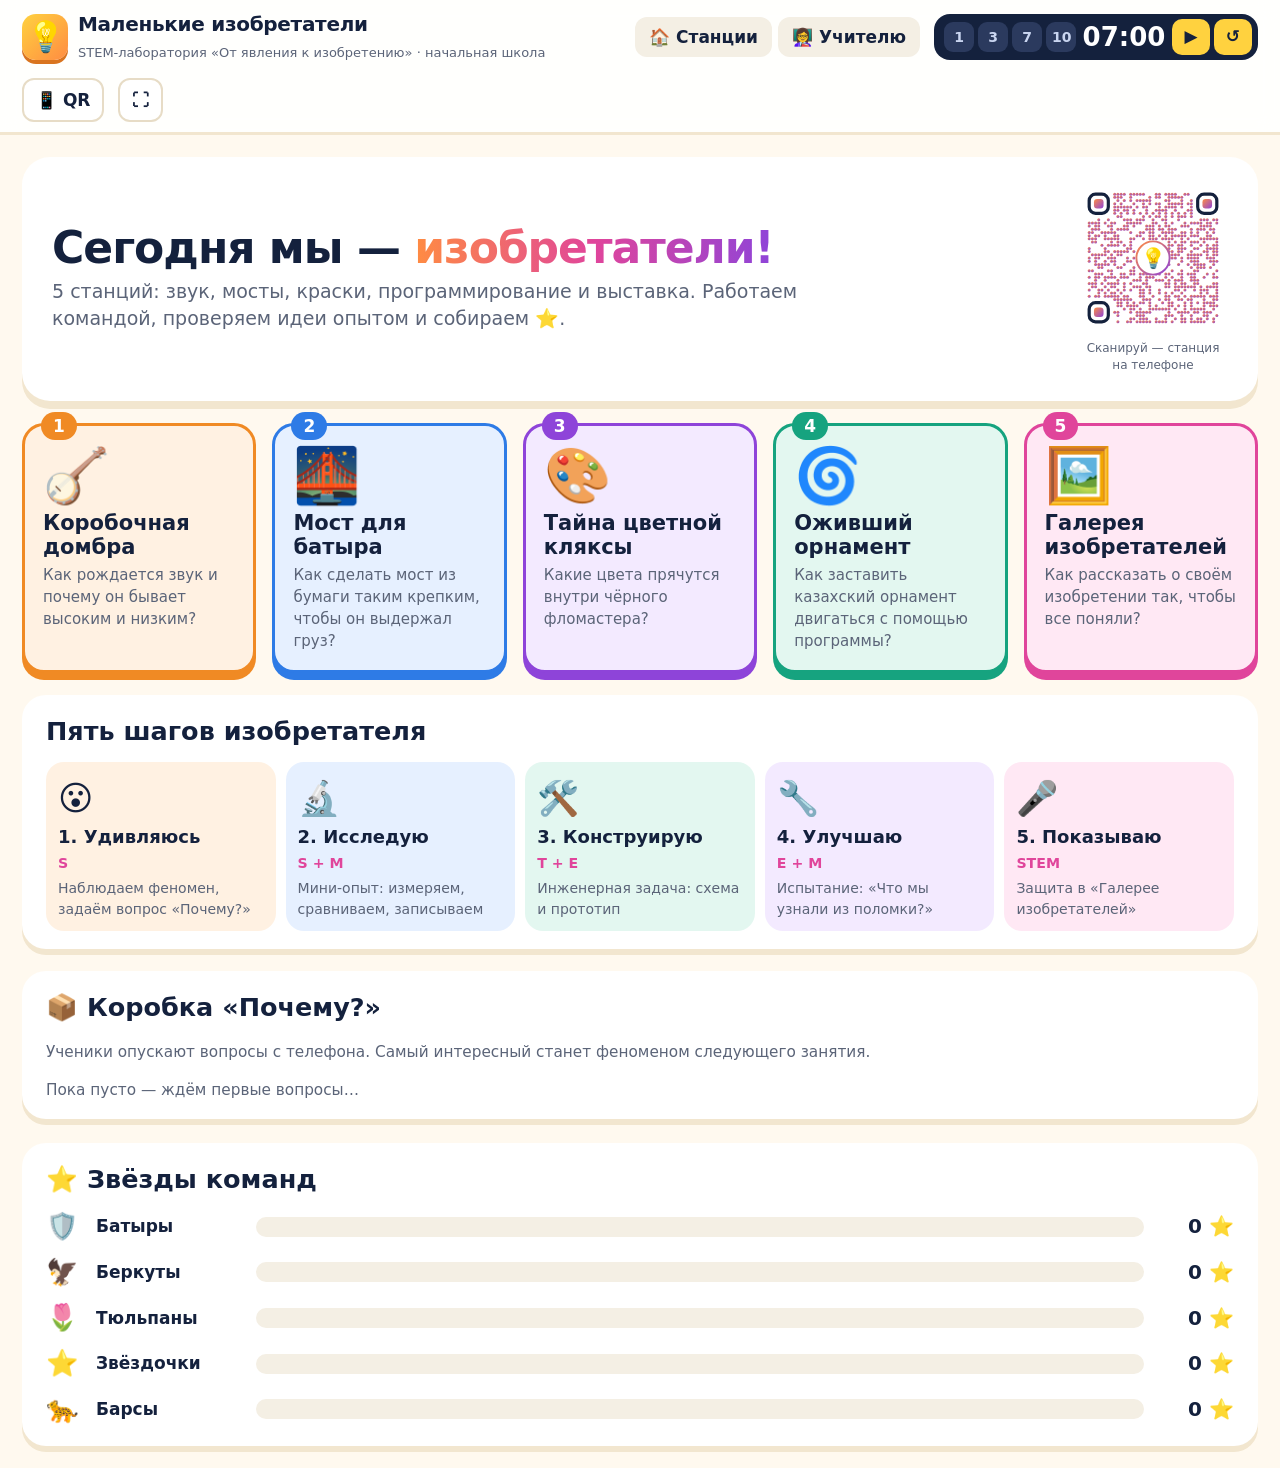
<file: stem/index.html>
<!DOCTYPE html>
<html lang="ru">
<head>
<meta charset="utf-8">
<meta name="viewport" content="width=device-width, initial-scale=1">
<title>Маленькие изобретатели · STEM</title>
<link rel="stylesheet" href="style.css">
</head>
<body>
<div class="bg"><i class="b1"></i><i class="b2"></i><i class="b3"></i></div>
<div id="app"></div>
<div id="modal" class="modal" hidden><div class="mbox"><button class="mx">✕</button><div class="mbody"></div></div></div>
<div id="tmOver" class="tmover" hidden><div><b>⏰</b><h2>Время вышло!</h2><p>Команды, переходим на следующую станцию →</p><small>нажмите, чтобы закрыть</small></div></div>
<div id="printArea"></div>
<script src="vendor/qrcode.js"></script>
<script src="data.js"></script>
<script src="illus.js"></script>
<script src="app.js"></script>
</body>
</html>
</file>
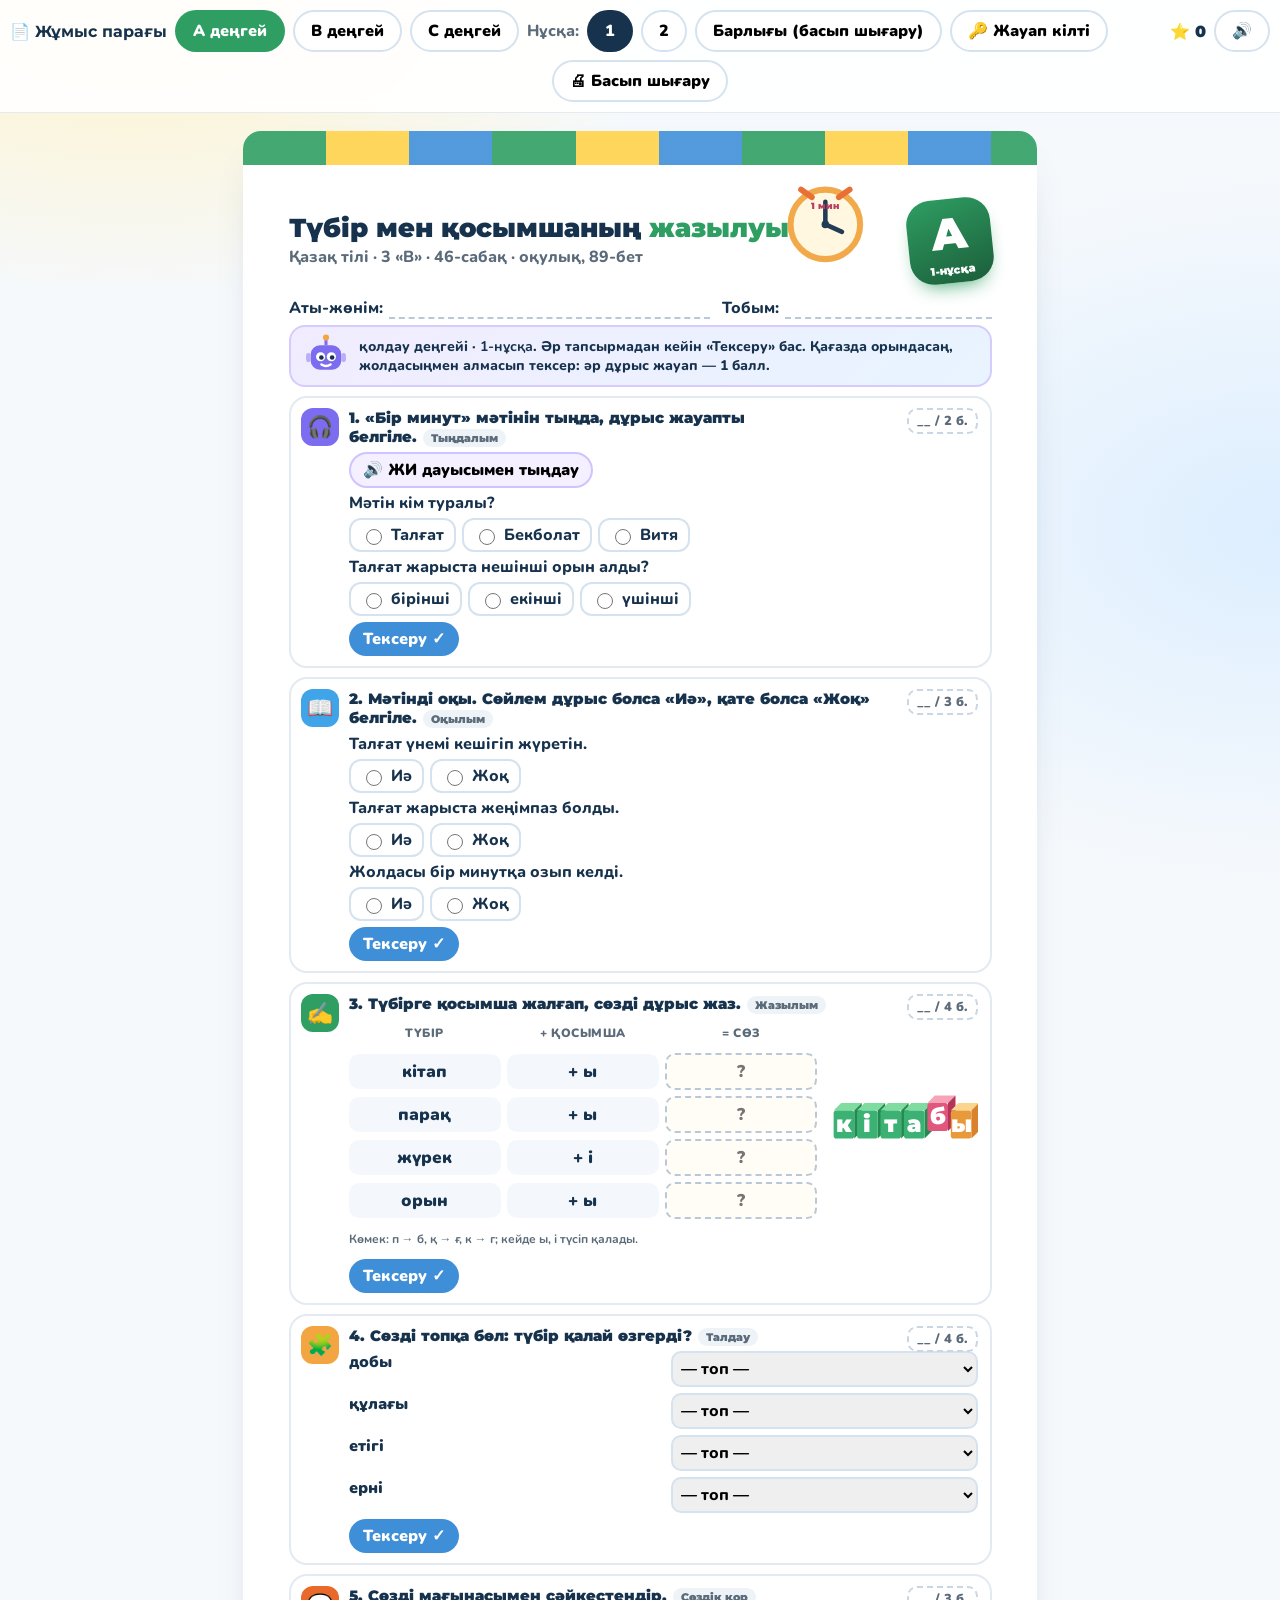
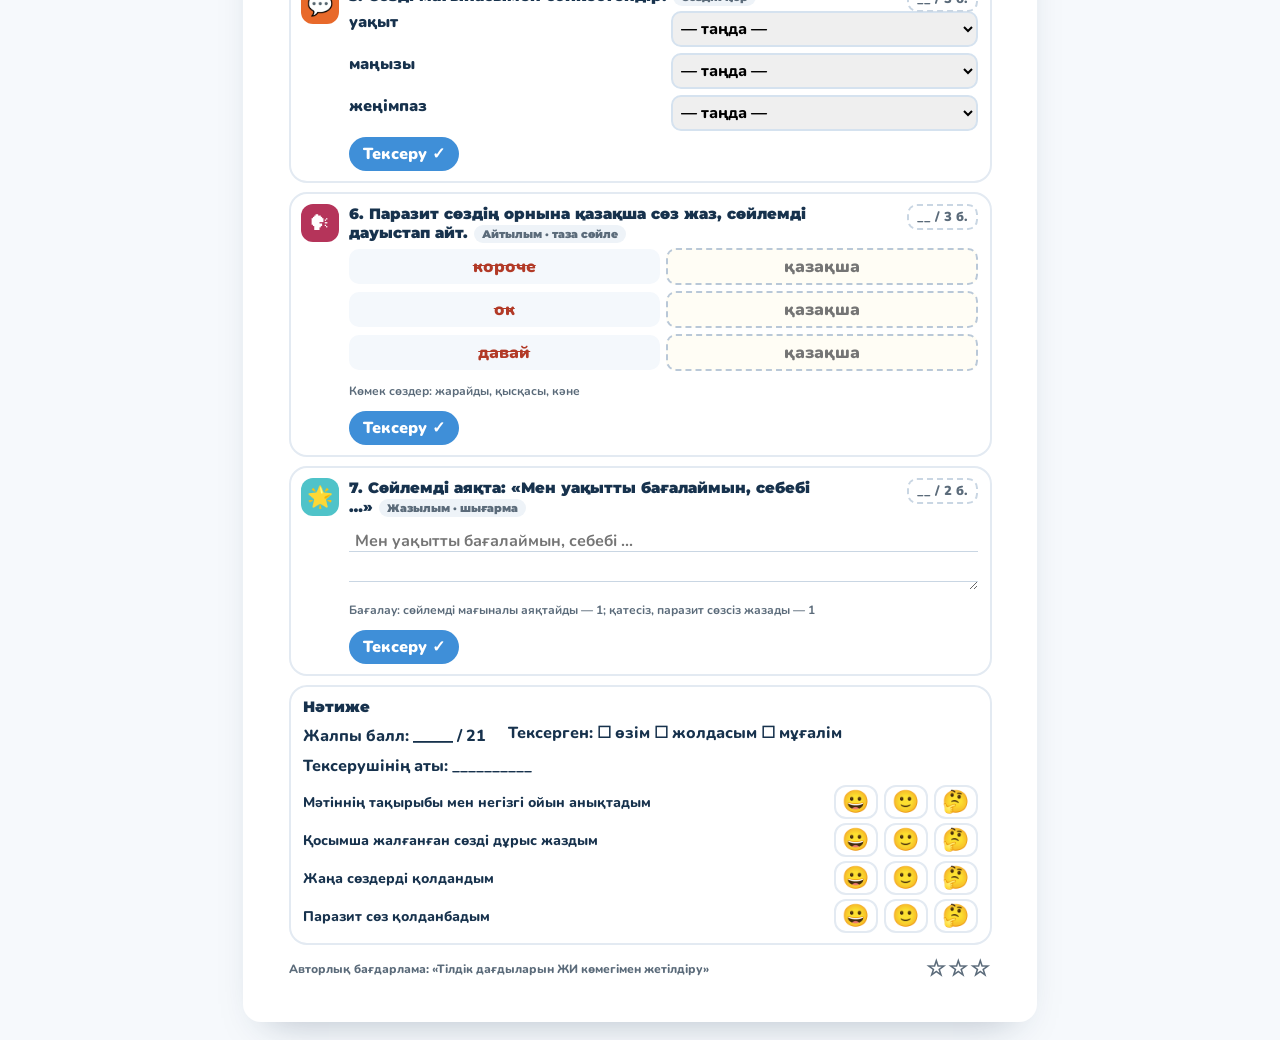
<file: jumys-paraq.html>
<!doctype html>
<html lang="kk">
<head>
<meta charset="utf-8">
<meta name="viewport" content="width=device-width, initial-scale=1">
<title>Жұмыс парағы · Түбір мен қосымшаның жазылуы · 3 «В» сынып</title>
<link rel="stylesheet" href="https://fonts.googleapis.com/css2?family=Montserrat:wght@700;800;900&family=Nunito:wght@600;700;800;900&display=swap">
<style>
:root { --ink: #17324D; --muted: #5B6B7A; --A: #2E9E62; --B: #E08A1E; --C: #B5345A; --sky: #3F8FD8; --display: Montserrat, Arial, sans-serif; }
* { box-sizing: border-box; }
body { margin: 0; font-family: Nunito, Arial, sans-serif; color: var(--ink); background: radial-gradient(900px 500px at 10% 0%, #FFF3C9, transparent 60%), radial-gradient(900px 600px at 100% 20%, #DDEEFF, transparent 60%), #F6F9FC; }
.bar { position: sticky; top: 0; z-index: 10; display: flex; flex-wrap: wrap; gap: 8px; align-items: center; justify-content: center; padding: 10px; background: rgba(255,255,255,.9); backdrop-filter: blur(8px); border-bottom: 1px solid #E3EAF2; }
.bar button { font: inherit; font-weight: 900; border: 2px solid #D5E2EF; background: #fff; border-radius: 999px; padding: 8px 16px; cursor: pointer; }
.bar button.on { color: #fff; border-color: transparent; } .bar button.on[data-lv="A"] { background: var(--A); } .bar button.on[data-lv="B"] { background: var(--B); } .bar button.on[data-lv="C"] { background: var(--C); }
.bar .sp { flex: 1; } .bar button[data-v].on { background: var(--ink); color: #fff; border-color: transparent; } .vsep { font-weight: 800; color: var(--muted); }
.hid { display: none !important; }
.pbox { position: absolute; right: 12px; top: 10px; font-weight: 900; font-size: 13px; color: var(--muted); border: 2px dashed #C9D6E3; border-radius: 10px; padding: 2px 8px; }
.task h3 { padding-right: 90px; }
.sumrow { display: flex; flex-wrap: wrap; gap: 8px 22px; font-weight: 800; } .sumbox { font-family: var(--display); font-size: 20px; }
.keyl { margin: 0; padding-left: 18px; font-size: 14px; } .keyl li { margin: 3px 0; }
.k7 .ic { background: #4FC3C9; } .bar .score { font-family: var(--display); font-weight: 900; }
.page { width: 210mm; min-height: 297mm; margin: 18px auto; background: #fff; border-radius: 18px; box-shadow: 0 20px 40px -24px rgba(23,50,77,.35); padding: 12mm 12mm 10mm; position: relative; overflow: hidden; }
.page::before { content: ""; position: absolute; inset: 0 0 auto 0; height: 9mm; background: repeating-linear-gradient(90deg, var(--lc) 0 22mm, #FFD24A 22mm 44mm, var(--sky) 44mm 66mm); opacity: .9; }
.hd { display: grid; grid-template-columns: 1fr auto; gap: 10px; align-items: center; margin-top: 6mm; }
.hd h1 { font-family: var(--display); font-weight: 900; font-size: 26px; margin: 0; line-height: 1.1; }
.hd h1 span { color: var(--lc); }
.hd .sub { font-weight: 800; color: var(--muted); margin: 4px 0 0; }
.lvbadge { width: 84px; height: 84px; border-radius: 24px; display: grid; place-items: center; color: #fff; font-family: var(--display); font-weight: 900; font-size: 44px; background: linear-gradient(160deg, var(--lc), color-mix(in srgb, var(--lc) 60%, #000)); box-shadow: 0 10px 20px -10px var(--lc); transform: rotate(-6deg); }
.lvbadge small { display: block; font-size: 11px; margin-top: -10px; }
.who { display: flex; gap: 12px; margin: 8px 0 6px; font-weight: 800; }
.who label { flex: 1; display: flex; gap: 6px; align-items: flex-end; } .who input { flex: 1; border: none; border-bottom: 2px dashed #B9C8D8; font: inherit; padding: 2px 4px; background: transparent; }
.helper { display: flex; gap: 10px; align-items: center; background: linear-gradient(135deg, #F1ECFF, #E8F4FF); border: 2px solid #D5CBFF; border-radius: 16px; padding: 6px 12px; margin: 6px 0 8px; font-weight: 800; font-size: 14px; }
.helper svg { flex: none; width: 46px; height: 46px; }
.task { position: relative; border: 2.5px solid #E3EAF2; border-radius: 18px; padding: 10px 12px 10px 58px; margin: 9px 0; background: #fff; break-inside: avoid; }
.task .ic { position: absolute; left: 10px; top: 10px; width: 38px; height: 38px; border-radius: 12px; display: grid; place-items: center; font-size: 21px; color: #fff; }
.task h3 { margin: 0 0 6px; font-family: var(--display); font-weight: 900; font-size: 15px; }
.task h3 em { font-style: normal; font-size: 11px; padding: 2px 8px; border-radius: 999px; background: #EEF3F8; color: var(--muted); margin-left: 6px; vertical-align: middle; }
.k1 .ic { background: #7C6CF0; } .k2 .ic { background: #3FA4E8; } .k3 .ic { background: #2E9E62; } .k4 .ic { background: #F2A541; } .k5 .ic { background: #E8692A; } .k6 .ic { background: #B5345A; } .k7 .ic { background: #4FC3C9; }
.opts { display: flex; flex-wrap: wrap; gap: 6px; margin: 4px 0; } .q { font-weight: 800; margin: 4px 0 2px; }
.opt { display: inline-flex; align-items: center; gap: 6px; border: 2px solid #D5E2EF; border-radius: 12px; padding: 4px 10px; font-weight: 800; cursor: pointer; background: #fff; }
.opt input { width: 16px; height: 16px; } .opt.right { background: #E4F6EB; border-color: #8FD3A8; } .opt.wrong { background: #FDE8E4; border-color: #F2A99A; }
.wbox { display: grid; gap: 6px; } .wrow { display: grid; grid-template-columns: repeat(var(--n, 3), 1fr); gap: 6px; align-items: center; }
.cell { padding: 6px 10px; border-radius: 10px; background: #F4F8FC; font-weight: 900; text-align: center; font-size: 17px; }
.cell.h { background: transparent; color: var(--muted); font-size: 12px; text-transform: uppercase; letter-spacing: .5px; }
.inp { width: 100%; font: inherit; font-weight: 900; font-size: 17px; text-align: center; border: 2px dashed #B9C8D8; border-radius: 10px; padding: 5px; background: #FFFDF5; }
.inp.right { border: 2px solid #3BB273; background: #E9F8EF; } .inp.wrong { border: 2px solid #E8692A; background: #FDEDE8; }
.fillw { display: flex; flex-wrap: wrap; gap: 10px; } .fillw span { font-weight: 900; font-size: 18px; display: inline-flex; align-items: center; gap: 2px; } .fillw .inp { width: 42px; padding: 3px; }
.lines { display: grid; gap: 4px; } .lines textarea { width: 100%; font: inherit; font-size: 16px; font-weight: 700; border: none; resize: vertical; padding: 4px 6px; line-height: 30px; background: repeating-linear-gradient(transparent 0 29px, #C9D6E3 29px 30px); min-height: calc(30px * var(--r, 3)); }
.match { display: grid; grid-template-columns: 1fr 1fr; gap: 6px 16px; } .match .w { font-weight: 900; } .match select { font: inherit; font-weight: 800; padding: 4px; border-radius: 10px; border: 2px solid #D5E2EF; width: 100%; }
.match select.right { border-color: #3BB273; background: #E9F8EF; } .match select.wrong { border-color: #E8692A; background: #FDEDE8; }
.chk { margin-top: 6px; display: flex; gap: 8px; align-items: center; } .chk button { font: inherit; font-weight: 900; border: none; border-radius: 999px; padding: 6px 14px; color: #fff; background: var(--sky); cursor: pointer; }
.chk .fb { font-weight: 800; } .fb.g { color: #1E7A47; } .fb.b { color: #B23A27; }
.listen { display: flex; gap: 8px; align-items: center; } .listen button { font: inherit; font-weight: 900; border: 2px solid #CFC4FF; background: #F4F0FF; border-radius: 999px; padding: 5px 12px; cursor: pointer; }
.tiny { font-size: 12px; color: var(--muted); font-weight: 700; }
.selfa { display: grid; grid-template-columns: 1fr repeat(3, 44px); gap: 4px 6px; align-items: center; font-weight: 800; font-size: 14px; }
.selfa button { font-size: 22px; background: #fff; border: 2px solid #E3EAF2; border-radius: 12px; cursor: pointer; padding: 2px; } .selfa button.on { border-color: var(--lc); background: #FFF7E0; transform: scale(1.08); }
.foot { display: flex; justify-content: space-between; align-items: center; margin-top: 8px; font-weight: 800; color: var(--muted); font-size: 12px; }
.stars { font-size: 22px; letter-spacing: 2px; }
.decor { position: absolute; right: 44mm; top: 12mm; width: 24mm; opacity: .95; pointer-events: none; }
.aiout { margin-top: 6px; font-weight: 700; line-height: 1.9; } mark.er { background: #FDE0DA; color: #B23A27; border-radius: 6px; padding: 0 3px; } mark.pa { background: #FFE9B8; color: #8A5300; border-radius: 6px; padding: 0 3px; }
mark sup { font-size: .65em; font-weight: 900; margin-left: 2px; }
.confetti { position: fixed; inset: 0; pointer-events: none; z-index: 50; } .confetti i { position: absolute; top: -10px; width: 9px; height: 14px; border-radius: 2px; animation: fall linear forwards; } @keyframes fall { to { transform: translateY(105vh) rotate(540deg); } }
@media print {
  @page { size: A4; margin: 0; }
  body { background: #fff; } .bar, .chk, .listen button, .noprint, .confetti, .aiout, .fb { display: none !important; }
  .page { margin: 0; border-radius: 0; box-shadow: none; page-break-after: always; }
  .inp, .match select { border-style: solid; background: #fff; color: transparent; } .match select { appearance: none; }
  .opt input { accent-color: #fff; }
  ::placeholder { color: transparent !important; } .page { min-height: 0; padding-bottom: 6mm; } .foot { display: none !important; } .task { margin: 7px 0; } .printonly { display: block !important; font-size: 13px; }
}
.printonly { display: none; }
@media screen and (max-width: 820px) { .page { width: auto; min-height: 0; margin: 10px; padding: 16px 12px; } .decor { display: none; } .match, .wrow { grid-template-columns: 1fr 1fr; } }
</style>
</head>
<body>
<div class="bar"><b style="font-family:var(--display)">📄 Жұмыс парағы</b>
  <button data-lv="A">А деңгей</button><button data-lv="B">В деңгей</button><button data-lv="C">С деңгей</button><span class="vsep">Нұсқа:</span><button data-v="1">1</button><button data-v="2">2</button><button data-lv="all">Барлығы (басып шығару)</button><button data-lv="key">🔑 Жауап кілті</button>
  <span class="sp"></span><span class="score" id="score">⭐ 0</span><button id="snd">🔊</button><button id="prn">🖨 Басып шығару</button></div>
<div id="root"></div>
<script src="ws-data.js"></script>
<div class="confetti" id="cf"></div>
<script>
(function () {
  const $ = (id) => document.getElementById(id);
  const esc = (s) => String(s == null ? '' : s).replace(/[&<>"]/g, (c) => ({ '&': '&amp;', '<': '&lt;', '>': '&gt;', '"': '&quot;' }[c]));
  /* дыбыстар */
  let AC = null, SON = true;
  function tone(f, d, type, vol, at) { if (!SON) return; try { AC = AC || new (window.AudioContext || window.webkitAudioContext)(); const t = AC.currentTime + (at || 0), o = AC.createOscillator(), g = AC.createGain(); o.type = type || 'sine'; o.frequency.setValueAtTime(f, t); g.gain.setValueAtTime(0.0001, t); g.gain.exponentialRampToValueAtTime(vol || 0.2, t + 0.02); g.gain.exponentialRampToValueAtTime(0.0001, t + d); o.connect(g); g.connect(AC.destination); o.start(t); o.stop(t + d + 0.05); } catch (e) {} }
  const S = { ok() { tone(784, 0.18, 'triangle', 0.25); tone(1175, 0.35, 'triangle', 0.22, 0.12); }, no() { tone(220, 0.25, 'square', 0.12); tone(165, 0.35, 'square', 0.1, 0.18); }, pop() { tone(440, 0.08, 'sine', 0.18); tone(880, 0.16, 'sine', 0.16, 0.06); }, win() { [523, 659, 784, 1046].forEach((f, k) => tone(f, 0.28, 'triangle', 0.22, k * 0.13)); tone(1318, 0.6, 'triangle', 0.2, 0.55); } };
  function confetti(n) { const box = $('cf'); const cols = ['#43B36B', '#3FA4E8', '#F2A541', '#FFD86B', '#B5345A']; for (let i = 0; i < n; i++) { const p = document.createElement('i'); p.style.left = Math.random() * 100 + 'vw'; p.style.background = cols[i % 5]; p.style.animationDuration = (1.4 + Math.random() * 1.6) + 's'; box.appendChild(p); setTimeout(() => p.remove(), 3500); } }
  const norm = (s) => String(s || '').toLowerCase().trim().replace(/\s+/g, ' ').replace(/[.!?,«»"]/g, '');
  /* мәтін және ЖИ дауысы */
  const TEXT = 'Бір минут. Отбасында бәрі де өз уақытында жүріп-тұрғанды жақсы көретін. Тек Талғат қана үнемі кешігіп жүретін. – Талғат, кел, тамағыңды іш, – деп шақыратын шешесі. – Қазір бір минуттан кейін барамын, – деп Талғат кітабын оқи беретін. Бұл оның әдеттегі жауабы еді. Ылғи осылай дейтін. Бір күні мектепте шаңғы жарысы өтті. Талғат шаңғыны жақсы тебетін. Бірақ ол жеңімпаз болған жоқ. Оның жолдасы бір минутқа озып келді. Талғат екінші орын алып, үйге көңілсіз оралды. Талғат бір минуттың адам өміріндегі маңызын енді ғана түсінгендей болды.';
  function speak(btn) { try { const v = speechSynthesis.getVoices().find((x) => /^kk/i.test(x.lang)); if (!v) { btn.nextElementSibling.textContent = 'Қазақша ЖИ дауысы бұл браузерде жоқ (Microsoft Edge-де бар). Мұғалім оқиды.'; return; } speechSynthesis.cancel(); const u = new SpeechSynthesisUtterance(TEXT); u.voice = v; u.lang = v.lang; u.rate = 0.9; speechSynthesis.speak(u); btn.nextElementSibling.textContent = '🔊 ' + v.name; } catch (e) {} }
  try { speechSynthesis.getVoices(); speechSynthesis.onvoiceschanged = () => {}; } catch (e) {}
  /* ЖИ редактор */
  const WRONG = { 'кітапы': 'кітабы', 'кітапын': 'кітабын', 'жауапы': 'жауабы', 'парақы': 'парағы', 'жүрекі': 'жүрегі', 'орыны': 'орны', 'еріні': 'ерні', 'құлақы': 'құлағы', 'халықы': 'халқы', 'мұрыны': 'мұрны', 'допы': 'добы', 'етікі': 'етігі', 'жапырақы': 'жапырағы', 'көрікі': 'көркі', 'шөпі': 'шөбі' };
  const PARAS = { 'короче': 'қысқасы', 'типа': 'сияқты', 'кстати': 'айтпақшы', 'вообще': 'жалпы', 'давай': 'кәне', 'ок': 'жарайды', 'окей': 'жарайды', 'ok': 'жарайды', 'просто': 'жай ғана', 'вот': 'міне', 'потом': 'кейін', 'конечно': 'әрине', 'щас': 'қазір', 'сейчас': 'қазір', 'привет': 'сәлем', 'пока': 'сау бол', 'спасибо': 'рақмет', 'cool': 'керемет', 'wow': 'тамаша', 'да': 'иә', 'нет': 'жоқ', 'сразу': 'бірден', 'вроде': 'сияқты', 'ну': '(артық сөз)', 'блин': '(артық сөз)' };
  function ai(txt) { let er = 0, pa = 0, n = 0; const html = String(txt).split(/(\s+|[.,!?;:«»"()–—-])/).map((t) => { const w = t.toLowerCase(); if (!/[a-zа-яёәіңғүұқөһ]/i.test(w)) return esc(t); n++;
      if (WRONG[w]) { er++; return '<mark class="er">' + esc(t) + '<sup>→ ' + WRONG[w] + '</sup></mark>'; } if (PARAS[w]) { pa++; return '<mark class="pa">' + esc(t) + '<sup>→ ' + PARAS[w] + '</sup></mark>'; } return esc(t); }).join('');
    const sent = String(txt).split(/[.!?]+/).filter((x) => x.trim()).length; return { html, er, pa, n, sent }; }

  /* ---------- суреттер (SVG) ---------- */
  const IMG = {
    clock: '<svg viewBox="0 0 120 120"><circle cx="60" cy="64" r="46" fill="#FFF7DF" stroke="#F2A541" stroke-width="8"/><circle cx="60" cy="64" r="5" fill="#17324D"/><path d="M60 64 L60 34 M60 64 L82 74" stroke="#17324D" stroke-width="6" stroke-linecap="round"/><path d="M28 18 L42 28 M92 18 L78 28" stroke="#E8692A" stroke-width="8" stroke-linecap="round"/><text x="60" y="44" text-anchor="middle" font-size="12" font-weight="900" fill="#B5345A" font-family="Montserrat">1 мин</text></svg>',
    ski: '<svg viewBox="0 0 140 120"><path d="M10 104 L130 92" stroke="#3F8FD8" stroke-width="6" stroke-linecap="round"/><circle cx="72" cy="24" r="11" fill="#F7C9A0"/><path d="M60 16 Q72 2 86 16" fill="#E8692A"/><path d="M70 36 L64 66 L50 92 M64 66 L86 86 M70 42 L92 54 M70 42 L48 50" stroke="#2E9E62" stroke-width="8" stroke-linecap="round" fill="none"/><path d="M92 54 L104 98 M48 50 L36 100" stroke="#8A6A4A" stroke-width="3"/><text x="18" y="22" font-size="14" font-weight="900" fill="#B5345A" font-family="Montserrat">2-орын</text></svg>',
    book: '<svg viewBox="0 0 120 100"><path d="M8 20 Q34 8 60 20 L60 92 Q34 80 8 92Z" fill="#E3F0FF" stroke="#3F8FD8" stroke-width="4"/><path d="M112 20 Q86 8 60 20 L60 92 Q86 80 112 92Z" fill="#fff" stroke="#3F8FD8" stroke-width="4"/><path d="M18 36h30M18 48h30M18 60h24M72 36h30M72 48h30M72 60h24" stroke="#9DB7D6" stroke-width="4" stroke-linecap="round"/></svg>',
    bot: '<svg viewBox="0 0 60 60"><rect x="10" y="16" width="40" height="32" rx="12" fill="#7C6CF0"/><circle cx="23" cy="31" r="6" fill="#fff"/><circle cx="37" cy="31" r="6" fill="#fff"/><circle cx="24" cy="32" r="3" fill="#17324D"/><circle cx="38" cy="32" r="3" fill="#17324D"/><path d="M24 41 Q30 45 36 41" stroke="#fff" stroke-width="3" fill="none" stroke-linecap="round"/><path d="M30 16 V8" stroke="#7C6CF0" stroke-width="4"/><circle cx="30" cy="6" r="4" fill="#F2A541"/><rect x="4" y="26" width="6" height="12" rx="3" fill="#B9AEF7"/><rect x="50" y="26" width="6" height="12" rx="3" fill="#B9AEF7"/></svg>',
    cubes: '<svg viewBox="0 0 160 70"><g font-family="Montserrat" font-weight="900" font-size="24" text-anchor="middle" fill="#fff">' + ['к', 'і', 'т', 'а', 'б', 'ы'].map((c, k) => '<g transform="translate(' + (6 + k * 25) + ' ' + (k === 4 ? 10 : 18) + ')"><path d="M0 8 L8 0 H30 L22 8Z" fill="' + (k === 5 ? '#FBD58E' : k === 4 ? '#F7A3B8' : '#7FDCA0') + '"/><path d="M22 8 L30 0 V30 L22 38Z" fill="' + (k === 5 ? '#D9822B' : k === 4 ? '#B5345A' : '#258A50') + '"/><rect y="8" width="22" height="30" rx="3" fill="' + (k === 5 ? '#E89A3A' : k === 4 ? '#E0567C' : '#3BB273') + '"/><text x="11" y="31">' + c + '</text></g>').join('') + '</g></svg>'
  };
  const LV = { A: { c: 'var(--A)', name: 'қолдау деңгейі' }, B: { c: 'var(--B)', name: 'орта деңгей' }, C: { c: 'var(--C)', name: 'жоғары деңгей' } };
  let uid = 0; const id = () => 'x' + (++uid);
  /* тапсырма құрастырушылар; әрқайсысы {html, check()} қайтарады */
  const T = [];
  function task(k, icon, title, skill, body, check, pts) { const tid = id(); T.push({ tid, check }); return '<div class="task k' + ((k - 1) % 7 + 1) + '" id="' + tid + '"><span class="ic">' + icon + '</span><span class="pbox">' + (pts ? '__ / ' + pts + ' б.' : '') + '</span><h3>' + k + '. ' + title + '<em>' + skill + '</em></h3>' + body + (check ? '<div class="chk"><button data-chk="' + tid + '">Тексеру ✓</button><span class="fb"></span></div>' : '') + '</div>'; }
  function radio(q, opts, right) { const n = id(); return '<p class="q">' + q + '</p><div class="opts" data-r="' + right + '" data-n="' + n + '">' + opts.map((o, j) => '<label class="opt"><input type="radio" name="' + n + '" value="' + j + '">' + o + '</label>').join('') + '</div>'; }
  function chkRadios(el) { let ok = 0, all = 0; el.querySelectorAll('.opts[data-r]').forEach((g) => { all++; const r = +g.dataset.r; const v = g.querySelector('input:checked'); g.querySelectorAll('.opt').forEach((l, j) => { l.classList.remove('right', 'wrong'); if (j === r && v) l.classList.add('right'); }); if (v && +v.value === r) ok++; else if (v) v.parentElement.classList.add('wrong'); }); return [ok, all]; }
  function chkInputs(el) { let ok = 0, all = 0; el.querySelectorAll('.inp[data-a]').forEach((i) => { all++; const good = i.dataset.a.split('|').map(norm).includes(norm(i.value)); i.classList.toggle('right', good); i.classList.toggle('wrong', !good && !!i.value); if (good) ok++; }); return [ok, all]; }
  function chkSel(el) { let ok = 0, all = 0; el.querySelectorAll('select[data-a]').forEach((s) => { all++; const good = s.value === s.dataset.a; s.classList.toggle('right', good); s.classList.toggle('wrong', !good && !!s.value); if (good) ok++; }); return [ok, all]; }
  const inp = (a, ph) => '<input class="inp" data-a="' + a + '" placeholder="' + (ph || '') + '">';
  const wordTable = (rows) => '<div class="wbox"><div class="wrow"><span class="cell h">Түбір</span><span class="cell h">+ қосымша</span><span class="cell h">= сөз</span></div>' + rows.map((r) => '<div class="wrow"><span class="cell">' + r[0] + '</span><span class="cell">+ ' + r[1] + '</span>' + inp(r[2], '?') + '</div>').join('') + '</div>';
  const VOC = [['уақыт', 'кез, мезгіл'], ['маңызы', 'мәні, қажеттілігі'], ['жеңімпаз', 'жарыста бірінші болған адам'], ['үнемі', 'әрдайым'], ['көңілсіз', 'көңілі түсіп кеткен']];
  function matchBox(n) { const v = VOC.slice(0, n), means = v.map((x) => x[1]).slice().sort(); return '<p class="tiny printonly">Мағыналары: ' + means.map(esc).join(' · ') + '</p><div class="match">' + v.map((x) => '<span class="w">' + x[0] + '</span><select data-a="' + esc(x[1]) + '"><option value="">— таңда —</option>' + means.map((m) => '<option>' + esc(m) + '</option>').join('') + '</select>').join('') + '</div>'; }
  function writeBox(r, ph) { const n = id(); return '<div class="lines" style="--r:' + r + '"><textarea id="' + n + '" data-ai="1" placeholder="' + esc(ph) + '"></textarea></div><div class="aiout"></div>'; }
  function chkAI(el) { const ta = el.querySelector('textarea[data-ai]'); const out = el.querySelector('.aiout'); if (!ta || !ta.value.trim()) { out.innerHTML = '<span class="tiny">Алдымен жаз.</span>'; return [0, 1]; } const r = ai(ta.value);
    const tips = []; if (r.er) tips.push(r.er + ' жазу қатесі'); if (r.pa) tips.push(r.pa + ' паразит сөз');
    out.innerHTML = '<p>' + r.html + '</p><p class="tiny">🤖 ЖИ редактор: ' + r.sent + ' сөйлем, ' + r.n + ' сөз. ' + (tips.length ? 'Түзет: ' + tips.join(', ') + '.' : 'Тамаша, қатесіз және таза жаздың!') + '</p>'; return [tips.length ? 0 : 1, 1]; }

  const D = window.WSDATA;
  const LBL = (L) => D.LEVELS[L];
  function renderTask(tk, n, lc) {
    const nm = id();
    let body = '', chk = null;
    if (tk.k === 'radio') { body = '<div class="listen"><button data-say>🔊 ЖИ дауысымен тыңдау</button><span class="tiny"></span></div>' + tk.it.map((x) => radio(x[0], x[1], x[2])).join(''); chk = chkRadios; }
    else if (tk.k === 'yn') { body = tk.it.map((x) => radio(x[0], ['Иә', 'Жоқ'], x[1] ? 0 : 1)).join(''); chk = chkRadios; }
    else if (tk.k === 'table') { body = '<div style="display:grid;grid-template-columns:1fr 150px;gap:10px;align-items:center">' + wordTable(tk.it) + IMG.cubes + '</div>' + (tk.help ? '<p class="tiny">' + tk.help + '</p>' : ''); chk = chkInputs; }
    else if (tk.k === 'fill') { body = '<div class="fillw">' + tk.it.map((x) => '<span>' + x[0] + inp(x[1]) + x[2] + '</span>').join('') + '</div>'; chk = chkInputs; }
    else if (tk.k === 'sort') { body = '<div class="match">' + tk.it.map((w) => '<span class="w">' + w[0] + '</span><select data-a="' + D.G4[w[1]] + '"><option value="">— топ —</option>' + D.G4.map((g) => '<option>' + g + '</option>').join('') + '</select>').join('') + '</div><p class="tiny printonly">Топтар: ' + D.G4.join(' · ') + '</p>'; chk = chkSel; }
    else if (tk.k === 'root') { body = '<div class="wbox">' + tk.it.map((x) => '<div class="wrow" style="--n:2"><span class="cell">' + x[0] + '</span>' + inp(x[1], 'түбірі') + '</div>').join('') + '</div>'; chk = chkInputs; }
    else if (tk.k === 'fix') { body = '<div class="wbox">' + tk.it.map((x) => '<div class="wrow" style="--n:2;grid-template-columns:1.6fr 1fr"><span class="cell" style="text-align:left;font-size:15px">' + x[0] + '</span>' + inp(x[1], 'дұрысы') + '</div>').join('') + '</div>'; chk = chkInputs; }
    else if (tk.k === 'match') { const v = tk.it.map((i) => D.VOC[i]); const means = v.map((x) => x[1]).slice().sort(); body = '<p class="tiny printonly">Мағыналары: ' + means.map(esc).join(' · ') + '</p><div class="match">' + v.map((x) => '<span class="w">' + x[0] + '</span><select data-a="' + esc(x[1]) + '"><option value="">— таңда —</option>' + means.map((m) => '<option>' + esc(m) + '</option>').join('') + '</select>').join('') + '</div>'; chk = chkSel; }
    else if (tk.k === 'clean') { body = '<div class="wbox">' + tk.it.map((p) => '<div class="wrow" style="--n:2"><span class="cell" style="text-decoration:line-through;color:#B23A27">' + p[0] + '</span>' + inp(p[1], 'қазақша') + '</div>').join('') + '</div>' + (tk.help ? '<p class="tiny">' + tk.help + '</p>' : ''); chk = chkInputs; }
    else if (tk.k === 'open') { body = writeBox(tk.r, tk.ph || '') + '<p class="tiny">Бағалау: ' + tk.crit.join('; ') + '</p>'; chk = chkAI; }
    const p = D.pts(tk);
    return task(n, tk.ic, tk.t, tk.sk, body, chk, p);
  }
  function sheet(id0) {
    const L = id0[0], V = id0[1], lc = LV[L].c, tasks = D.WS[id0];
    const h = tasks.map((tk, i) => renderTask(tk, i + 1, lc)).join('');
    const mx = D.max(id0);
    return '<section class="page" data-lv="' + L + '" data-v="' + V + '" style="--lc:' + lc + '"><div class="hd"><div><h1>Түбір мен қосымшаның <span>жазылуы</span></h1><p class="sub">Қазақ тілі · ' + D.CLASS + ' · 46-сабақ · оқулық, 89-бет</p></div><div class="lvbadge">' + LBL(L) + '<small>' + V + '-нұсқа</small></div></div>' +
      '<div class="who"><label>Аты-жөнім: <input></label><label style="flex:.6">Тобым: <input></label></div>' +
      '<div class="helper">' + IMG.bot + '<span>' + LV[L].name + ' · <b>' + V + '-нұсқа</b>. Әр тапсырмадан кейін «Тексеру» бас. Қағазда орындасаң, жолдасыңмен алмасып тексер: әр дұрыс жауап — 1 балл.</span></div>' +
      '<div class="decor">' + (L === 'A' ? IMG.clock : L === 'B' ? IMG.ski : IMG.book) + '</div>' + h +
      '<div class="task scoreb" style="padding-left:12px"><h3>Нәтиже</h3><div class="sumrow"><span>Жалпы балл: <b class="sumbox">____</b> / ' + mx + '</span><span>Тексерген: ☐ өзім ☐ жолдасым ☐ мұғалім</span><span>Тексерушінің аты: __________</span></div>' +
      '<div class="selfa" style="margin-top:8px">' + ['Мәтіннің тақырыбы мен негізгі ойын анықтадым', 'Қосымша жалғанған сөзді дұрыс жаздым', 'Жаңа сөздерді қолдандым', 'Паразит сөз қолданбадым'].map((d) => '<span>' + d + '</span>' + ['😀', '🙂', '🤔'].map((e) => '<button data-sa>' + e + '</button>').join('')).join('') + '</div></div>' +
      '<div class="foot"><span>Авторлық бағдарлама: «Тілдік дағдыларын ЖИ көмегімен жетілдіру»</span><span class="stars" data-stars>☆☆☆</span></div></section>';
  }
  function keySheet() {
    return '<section class="page keyp" data-lv="key" style="--lc:#17324D"><div class="hd"><div><h1>Жауап кілті <span>(мұғалімге)</span></h1><p class="sub">Қазақ тілі · ' + D.CLASS + ' · 46-сабақ · Әр дұрыс жауап — 1 балл; шығармашылық тапсырма дескриптор бойынша</p></div></div>' +
      ['A1', 'A2', 'B1', 'B2', 'C1', 'C2'].map((k) => '<div class="task" style="padding-left:12px"><h3>' + LBL(k[0]) + ' деңгей · ' + k[1] + '-нұсқа <em>барлығы ' + D.max(k) + ' балл</em></h3><ol class="keyl">' + D.WS[k].map((tk) => '<li><b>' + esc(tk.sk) + ' (' + D.pts(tk) + ' б.):</b> ' + esc(D.key(tk)) + '</li>').join('') + '</ol></div>').join('') + '</section>';
  }
  let score = 0; const done = new Set();
  let curV = '1';
  function show(lv) { if (lv === 'all' || lv === 'key') curV = curV; document.querySelectorAll('.bar [data-lv]').forEach((b) => b.classList.toggle('on', b.dataset.lv === lv)); document.querySelectorAll('.bar [data-v]').forEach((b) => b.classList.toggle('on', b.dataset.v === curV)); document.querySelectorAll('.page').forEach((p) => { const pl = p.dataset.lv; p.classList.toggle('hid', !(lv === 'all' ? pl !== 'key' : lv === 'key' ? pl === 'key' : (pl === lv && p.dataset.v === curV))); }); window._lv = lv; try { history.replaceState(null, '', '#' + lv + (lv.length === 1 ? curV : '')); } catch (e) {} }
  $('root').innerHTML = ['A1', 'A2', 'B1', 'B2', 'C1', 'C2'].map(sheet).join('') + keySheet();
  document.addEventListener('click', (e) => {
    const b = e.target.closest('button'); if (!b) return;
    if (b.dataset.lv) { S.pop(); return show(b.dataset.lv); }
    if (b.dataset.v) { S.pop(); curV = b.dataset.v; return show(['A', 'B', 'C'].includes(window._lv) ? window._lv : 'A'); }
    if (b.hasAttribute('data-say')) return speak(b);
    if (b.hasAttribute('data-sa')) { b.parentElement.querySelectorAll('button').forEach((x) => { if (x.previousElementSibling === b.previousElementSibling || true) {} }); const row = []; let el = b; while (el && el.tagName === 'BUTTON') el = el.previousElementSibling; let n = el.nextElementSibling; for (let k = 0; k < 3; k++) { n.classList.toggle('on', n === b); n = n.nextElementSibling; } S.pop(); return; }
    if (b.dataset.chk) { const t = T.find((x) => x.tid === b.dataset.chk); const el = $(t.tid); const [ok, all] = t.check(el); const fb = el.querySelector('.fb'); const full = ok === all && all > 0;
      fb.textContent = full ? 'Жарайсың! ' + ok + '/' + all + ' ⭐' : ok + '/' + all + ' дұрыс. Қайта қара!'; fb.className = 'fb ' + (full ? 'g' : 'b');
      if (full) { S.ok(); confetti(30); if (!done.has(t.tid)) { done.add(t.tid); score++; $('score').textContent = '⭐ ' + score; const pg = el.closest('.page'); const n = pg.querySelectorAll('.chk').length, d = Array.from(pg.querySelectorAll('.chk')).filter((c) => done.has(c.closest('.task').id)).length; pg.querySelector('[data-stars]').textContent = '★'.repeat(Math.round(3 * d / n)) + '☆'.repeat(3 - Math.round(3 * d / n)); if (d === n) { S.win(); confetti(140); } } } else S.no(); }
  });
  $('snd').onclick = () => { SON = !SON; $('snd').textContent = SON ? '🔊' : '🔇'; S.pop(); };
  $('prn').onclick = () => { show('all'); setTimeout(() => window.print(), 300); };
  const route = () => { const h0 = (location.hash || '#A1').slice(1); if (/^[ABC][12]$/.test(h0)) curV = h0[1]; const l0 = h0[0] === 'a' || h0 === 'all' ? 'all' : h0 === 'key' ? 'key' : h0[0]; show(['A', 'B', 'C', 'all', 'key'].includes(l0) ? l0 : 'A'); };
  route(); addEventListener('hashchange', () => { const h = location.hash.slice(1); if (h !== window._lv + (window._lv && window._lv.length === 1 ? curV : '')) route(); });
})();
</script>
</body>
</html>
</file>
<file: adebiet8/style.css>
:root{--ink:#2B1D12;--ink2:#5A4330;--paper:#F4E8CF;--paper2:#EAD9B6;--gold:#C9A04A;--gold2:#8C6A22;--red:#9B2C2C;--blue:#2C5F7C;--leather:#5A2E1A;--hf:"Cormorant Garamond","PT Serif",Georgia,serif;--bf:"PT Serif",Georgia,serif}
*{box-sizing:border-box}html,body{margin:0;height:100%;overflow:hidden;background:#140C07;color:var(--ink);font:400 19px/1.45 var(--bf)}
button{font:inherit;cursor:pointer;color:inherit}
/* сахна 1600×900 */
#stage{position:absolute;left:50%;top:50%;width:1600px;height:900px;transform-origin:center;overflow:hidden;
 background:radial-gradient(ellipse 60% 55% at 50% 42%,rgba(255,196,110,.28),transparent 70%),
 repeating-linear-gradient(92deg,rgba(0,0,0,.18) 0 2px,transparent 2px 18px),
 repeating-linear-gradient(88deg,rgba(255,220,170,.05) 0 1px,transparent 1px 7px),
 linear-gradient(180deg,#3A2416,#2A190E 60%,#1E1209)}
#stage::after{content:"";position:absolute;inset:0;pointer-events:none;background:radial-gradient(ellipse at 50% 45%,transparent 55%,rgba(0,0,0,.55))}
/* үстел заттары */
.deco{position:absolute;pointer-events:none;z-index:1}
.quill{left:1450px;top:600px;width:200px;transform:rotate(-28deg);filter:drop-shadow(6px 10px 6px rgba(0,0,0,.5))}
.inkpot{left:1468px;top:735px;width:110px;filter:drop-shadow(4px 10px 8px rgba(0,0,0,.6))}
.candle{left:28px;top:610px;width:120px;filter:drop-shadow(4px 10px 8px rgba(0,0,0,.6))}
.flame{transform-origin:50% 100%;animation:fl 1.6s ease-in-out infinite alternate}@keyframes fl{to{transform:scale(.92,1.08) skewX(3deg)}}
/* жоғарғы сызық */
.hud{position:absolute;left:0;right:0;top:0;height:64px;display:flex;align-items:center;gap:14px;padding:0 26px;z-index:30;color:#F1DDB0}
.hud .brand{font:700 28px/1 var(--hf);letter-spacing:.5px;color:#F6E2B3;text-shadow:0 2px 0 #0008}.hud .brand small{display:block;font:italic 500 15px var(--hf);color:#CDB487;letter-spacing:0;margin-top:3px}
.hud .sp{flex:1}
.hglass{display:flex;align-items:center;gap:6px;background:rgba(20,10,4,.55);border:1px solid #6B4A2A;border-radius:30px;padding:5px 8px 5px 12px}
.hglass b{font:700 26px/1 var(--hf);min-width:74px;text-align:center;color:#FFE3A6;font-variant-numeric:tabular-nums}.hglass.warn b{color:#FF8A6B;animation:bl .8s infinite}@keyframes bl{50%{opacity:.4}}
.hglass button{border:0;background:#6B4A2A;color:#FFE9C2;border-radius:50%;width:32px;height:32px;font-weight:700}
.hglass .sand{font-size:22px;display:inline-block}.hglass.run .sand{animation:spin 3s linear infinite}@keyframes spin{to{transform:rotate(180deg)}}
.hbtn{border:1px solid #6B4A2A;background:rgba(20,10,4,.55);color:#F1DDB0;border-radius:24px;padding:8px 14px;font:700 16px var(--bf)}
/* бетбелгілер */
.ribbons{position:absolute;top:36px;left:330px;right:330px;height:60px;display:flex;justify-content:center;gap:8px;z-index:4}
.rib{position:relative;width:112px;height:58px;border:0;background:var(--rc);color:#FFF4DC;font:700 13px/1.1 var(--bf);padding:4px 6px 12px;clip-path:polygon(0 0,100% 0,100% 100%,50% 78%,0 100%);transition:height .25s;opacity:.88;text-shadow:0 1px 0 #0006}
.rib:hover{height:64px;opacity:1}.rib.on{height:74px;opacity:1}.rib small{display:block;font-size:11px;line-height:1.1;opacity:.92}
/* кітап */
.book{position:absolute;left:90px;top:100px;width:1420px;height:770px;z-index:5;perspective:2600px}
.book .tilt{position:absolute;inset:0;transform:rotateX(9deg);transform-style:preserve-3d;transform-origin:50% 100%}
.cover-back{position:absolute;inset:-14px -16px -18px;border-radius:14px;background:
 radial-gradient(circle at 30% 20%,rgba(255,255,255,.08),transparent 40%),repeating-radial-gradient(circle at 70% 60%,rgba(0,0,0,.05) 0 2px,transparent 2px 5px),linear-gradient(135deg,#6B3720,#4A2414);box-shadow:0 30px 60px rgba(0,0,0,.65),inset 0 0 0 3px #3A1A0C,inset 0 0 0 7px rgba(201,160,74,.35)}
.pg{position:absolute;top:0;bottom:0;width:50%;padding:46px 54px 40px;overflow:hidden;
 background:radial-gradient(ellipse at 50% 40%,#F8EFDA,#F1E2C2 70%,#E5CFA4),url("data:image/svg+xml;utf8,<svg xmlns='http://www.w3.org/2000/svg' width='120' height='120'><filter id='n'><feTurbulence baseFrequency='.9' numOctaves='2'/><feColorMatrix values='0 0 0 0 .45 0 0 0 0 .32 0 0 0 0 .15 0 0 0 .07 0'/></filter><rect width='120' height='120' filter='url(%23n)'/></svg>")}
.pg.L{left:0;border-radius:10px 0 0 10px;box-shadow:inset -40px 0 50px -30px rgba(90,60,20,.45),inset 0 0 80px rgba(160,110,40,.18)}
.pg.R{right:0;border-radius:0 10px 10px 0;box-shadow:inset 40px 0 50px -30px rgba(90,60,20,.45),inset 0 0 80px rgba(160,110,40,.18)}
.pg::before{content:"";position:absolute;inset:16px;border:1.5px solid rgba(140,90,30,.35);border-radius:6px;pointer-events:none;
 background:radial-gradient(circle at 0 0,rgba(140,90,30,.35) 0 2px,transparent 3px),radial-gradient(circle at 100% 0,rgba(140,90,30,.35) 0 2px,transparent 3px)}
.orn{position:absolute;width:56px;height:56px;opacity:.55;pointer-events:none}.orn.tl{left:20px;top:20px}.orn.tr{right:20px;top:20px;transform:scaleX(-1)}.orn.bl{left:20px;bottom:20px;transform:scaleY(-1)}.orn.br{right:20px;bottom:20px;transform:scale(-1)}
.pno{position:absolute;bottom:18px;font:italic 500 16px var(--hf);color:var(--ink2)}.pg.L .pno{left:54px}.pg.R .pno{right:54px}
.spine{position:absolute;left:50%;top:0;bottom:0;width:30px;margin-left:-15px;background:linear-gradient(90deg,transparent,rgba(90,60,20,.35) 45%,rgba(60,35,10,.5) 50%,rgba(90,60,20,.35) 55%,transparent);pointer-events:none;z-index:3}
.content{position:relative;height:100%;display:flex;flex-direction:column}
/* парақ айналуы */
.leaf{position:absolute;top:0;bottom:0;width:50%;transform-style:preserve-3d;z-index:20;transition:transform .95s cubic-bezier(.45,.05,.3,1)}
.leaf.fwd{left:50%;transform-origin:0 50%}.leaf.bwd{left:0;transform-origin:100% 50%}
.leaf .face{position:absolute;inset:0;backface-visibility:hidden}.leaf .face.back{transform:rotateY(180deg)}
.leaf .face .pg{width:100%}
.leaf.fwd .face.front .pg{border-radius:0 10px 10px 0}.leaf.fwd .face.back .pg{border-radius:10px 0 0 10px}
.leaf::after{content:"";position:absolute;inset:0;background:linear-gradient(90deg,rgba(0,0,0,.0),rgba(0,0,0,.25));opacity:0;transition:opacity .95s;pointer-events:none}
/* навигация */
.nav{position:absolute;bottom:14px;z-index:30;border:0;width:64px;height:64px;border-radius:50%;background:radial-gradient(circle at 35% 30%,#C24A3A,#7A1E14);color:#FFE7C2;font:700 28px var(--hf);box-shadow:0 6px 0 #4A100A,0 10px 20px rgba(0,0,0,.6)}
.nav:active{transform:translateY(4px);box-shadow:0 2px 0 #4A100A}.nav.prev{left:24px}.nav.next{right:24px}
.chap{display:none;position:absolute;bottom:26px;left:50%;transform:translateX(-50%);z-index:30;font:italic 500 20px var(--hf);color:#E8D2A4}
/* типография беттерде */
.kick{font:italic 700 17px var(--hf);color:var(--gold2);letter-spacing:1px;text-transform:uppercase}
h1,h2,h3{font-family:var(--hf);margin:0;color:var(--ink);line-height:1.05}
h1{font-size:58px}h2{font-size:42px}h3{font-size:26px}
.drop::first-letter{float:left;font:700 64px/0.9 var(--hf);color:var(--red);padding:6px 8px 0 0}
.muted{color:var(--ink2)}.small{font-size:16px}
.rule{height:14px;margin:12px 0;background:url("data:image/svg+xml;utf8,<svg xmlns='http://www.w3.org/2000/svg' width='300' height='14'><path d='M0 7 H120 M180 7 H300' stroke='%238C6A22' stroke-width='1.2'/><path d='M150 1 C140 7 140 7 150 13 C160 7 160 7 150 1Z M132 7 c4 -5 10 -5 12 0 c-2 5 -8 5 -12 0Z M168 7 c-4 -5 -10 -5 -12 0 c2 5 8 5 12 0Z' fill='%238C6A22'/></svg>") center/300px 14px no-repeat}
.seal{display:inline-grid;place-items:center;width:70px;height:70px;border-radius:50%;background:radial-gradient(circle at 35% 30%,#C24A3A,#7A1E14 70%);color:#FFE2B8;font:700 26px var(--hf);box-shadow:0 3px 0 #4A100A,0 6px 10px rgba(0,0,0,.35),inset 0 0 0 4px rgba(255,255,255,.08)}
.btn{border:0;border-radius:10px;padding:9px 16px;font:700 17px var(--bf);background:var(--leather);color:#FBE9C6;box-shadow:0 3px 0 #2E140A}.btn:active{transform:translateY(2px);box-shadow:0 1px 0 #2E140A}
.btn.gold{background:linear-gradient(#D8B25E,#B48A35);color:#2B1D12;box-shadow:0 3px 0 #7A5A1A}.btn.ghost{background:transparent;color:var(--ink);box-shadow:inset 0 0 0 1.5px var(--ink2)}
/* мұқаба (жабық кітап) */
.closed{position:absolute;left:50%;top:96px;width:720px;height:780px;margin-left:-360px;z-index:40;transform-origin:0 50%;transition:transform 1.4s cubic-bezier(.5,.05,.2,1),opacity .4s 1.2s;perspective:2000px}
.closed.open{transform:rotateY(-170deg);opacity:0;pointer-events:none}
.lcover{position:absolute;inset:0;border-radius:8px 16px 16px 8px;background:radial-gradient(ellipse at 40% 25%,rgba(255,220,160,.18),transparent 50%),repeating-radial-gradient(circle at 60% 70%,rgba(0,0,0,.06) 0 2px,transparent 2px 6px),linear-gradient(135deg,#7A3C22,#4E2412 70%,#3A1A0C);
 box-shadow:0 40px 80px rgba(0,0,0,.7),inset 18px 0 30px -10px rgba(0,0,0,.6),inset 0 0 0 10px #4A2010,inset 0 0 0 13px var(--gold),inset 0 0 0 26px rgba(0,0,0,0),inset 0 0 0 28px rgba(201,160,74,.55);display:flex;flex-direction:column;align-items:center;justify-content:center;text-align:center;color:#F3D58E;padding:60px}
.lcover h1{color:#F6DA92;font-size:76px;text-shadow:0 2px 0 #3A1A0C,0 0 18px rgba(255,200,100,.25)}
.lcover .sub{font:italic 500 24px var(--hf);color:#E9C77A;max-width:520px;margin:10px 0 24px}
.lcover .meta{font:500 19px var(--hf);color:#E2C37E;line-height:1.5}
.lcover .open-btn{margin-top:34px}
.corner{position:absolute;width:110px;height:110px}.corner.a{left:22px;top:22px}.corner.b{right:22px;top:22px;transform:scaleX(-1)}.corner.c{left:22px;bottom:22px;transform:scaleY(-1)}.corner.d{right:22px;bottom:22px;transform:scale(-1)}
.medal{width:150px;height:150px;margin-bottom:18px}
/* тапсырма элементтері */
.slips{display:flex;flex-direction:column;gap:10px;margin-top:12px}
.slip{text-align:left;border:0;background:#FBF4E2;border-radius:4px;padding:10px 14px;font-size:17px;box-shadow:0 2px 0 #CDB487,0 4px 8px rgba(90,60,20,.18);transform:rotate(var(--r,0deg));transition:transform .2s,opacity .3s}
.slip.sel{box-shadow:0 0 0 3px var(--red),0 6px 14px rgba(90,60,20,.3);transform:rotate(0) scale(1.02)}.slip.done{opacity:.25;pointer-events:none}
.locks{display:grid;grid-template-columns:1fr 1fr;gap:14px;margin-top:16px}
.lock{border:0;border-radius:14px;padding:14px 12px;background:linear-gradient(#6B4A2A,#4A2E18);color:#F7E2B4;font:700 21px var(--hf);box-shadow:0 4px 0 #2E1A0C;display:flex;align-items:center;gap:10px;text-align:left;min-height:74px}
.lock .ki{font-size:28px}.lock.ok{background:linear-gradient(#E3C06E,#B48A35);color:#2B1D12;box-shadow:0 4px 0 #7A5A1A}.lock.bad{animation:sh .4s}@keyframes sh{25%{transform:translateX(-8px)}75%{transform:translateX(8px)}}
.lock small{display:block;font:400 14px var(--bf);opacity:.9}
.cards{display:grid;grid-template-columns:1fr;gap:16px;margin-top:10px}
.fcard{height:178px;perspective:900px;border:0;background:none;padding:0}
.fcard .in{position:relative;width:100%;height:100%;transition:transform .7s;transform-style:preserve-3d}.fcard.on .in{transform:rotateY(180deg)}
.fcard .fs{position:absolute;inset:0;backface-visibility:hidden;border-radius:12px;padding:14px 18px;display:flex;align-items:center;gap:16px;text-align:left}
.fcard .front{background:linear-gradient(135deg,#FBF4E2,#EEDDB8);box-shadow:0 0 0 2px var(--ic),0 6px 14px rgba(90,60,20,.25)}
.fcard .front .ti{font-size:52px;width:84px;height:84px;display:grid;place-items:center;border-radius:50%;background:var(--ic);color:#FFF3D8;font-family:var(--hf);flex:0 0 84px}
.fcard .front b{font:700 30px/1.05 var(--hf);color:var(--ic)}.fcard .front small{display:block;color:var(--ink2);font-size:15px;margin-top:4px}
.fcard .back{transform:rotateY(180deg);background:var(--ic);color:#FFF4DA;flex-direction:column;align-items:flex-start;justify-content:center;gap:6px;font-size:17px}
.fcard .back b{font:700 22px var(--hf)}
.excerpt{font:italic 500 30px/1.35 var(--hf);white-space:pre-line;color:var(--ink);background:rgba(255,250,235,.55);border-left:4px solid var(--red);padding:14px 20px;margin:12px 0}
.excerpt mark{background:linear-gradient(transparent 55%,rgba(201,74,58,.35) 55%);color:inherit;padding:0 2px}
.who{font:700 19px var(--hf);color:var(--gold2)}
.seals{display:grid;grid-template-columns:1fr 1fr;gap:12px;margin-top:12px}
.sealbtn{border:0;border-radius:40px;padding:12px 14px;background:#FBF4E2;box-shadow:0 0 0 2px var(--sc),0 4px 0 var(--sc);font:700 20px var(--hf);color:var(--sc);display:flex;align-items:center;gap:10px;text-align:left}
.sealbtn i{font-style:normal;width:40px;height:40px;border-radius:50%;display:grid;place-items:center;background:var(--sc);color:#FFF;font-size:20px;flex:0 0 40px}
.sealbtn.ok{background:var(--sc);color:#fff}.sealbtn.no{animation:sh .4s;opacity:.5}
.fb{margin-top:12px;font-size:18px;min-height:56px}
.dots{display:flex;gap:6px;margin:6px 0}.dots i{width:14px;height:14px;border-radius:50%;background:#D8C49A}.dots i.ok{background:#3E7C4A}.dots i.no{background:var(--red)}.dots i.cur{box-shadow:0 0 0 3px var(--gold)}
.authors{display:grid;grid-template-columns:1fr 1fr;gap:12px;margin-top:10px}
.au{border:0;text-align:left;background:#FBF4E2;border-radius:12px;padding:12px;box-shadow:0 0 0 2px #CDB487;display:flex;gap:12px;align-items:center}
.au.on{box-shadow:0 0 0 3px var(--red),0 6px 14px rgba(90,60,20,.25)}.au .md{width:62px;height:62px;border-radius:50%;flex:0 0 62px;display:grid;place-items:center;font:700 26px var(--hf);color:#FFF1D0;background:radial-gradient(circle at 35% 30%,#8C5A2E,#4A2A14);box-shadow:inset 0 0 0 3px var(--gold)}
.au b{font:700 22px/1.05 var(--hf);display:block}.au small{color:var(--ink2);font-size:14px}
.passport{background:#FBF4E2;border:2px solid #CDB487;border-radius:12px;padding:16px 20px;margin-top:8px;position:relative}
.passport h3 small{display:block;font:italic 500 18px var(--hf);color:var(--ink2)}
.stamps{display:flex;flex-wrap:wrap;gap:8px;margin:10px 0}.stamp{border:2px dashed #B9A272;background:transparent;border-radius:30px;padding:6px 12px;font:700 16px var(--bf);color:#8E7B55}
.stamp.ok{border-style:solid;border-color:var(--sc);background:var(--sc);color:#fff;transform:rotate(-2deg)}.stamp.no{animation:sh .4s}
.traits{margin:6px 0 0;padding-left:22px}.traits li{margin:4px 0;opacity:0;transform:translateX(-8px);transition:all .5s}.traits.show li{opacity:1;transform:none}
.pafos-tag{display:inline-block;margin-top:8px;background:var(--red);color:#FFEBD0;border-radius:6px;padding:4px 10px;font:700 17px var(--bf);opacity:0;transition:opacity .5s}.pafos-tag.show{opacity:1}
.mirror{display:grid;grid-template-columns:1fr 1fr;gap:12px;margin:12px 0}
.mr{height:74px;perspective:600px;border:0;background:none;padding:0}.mr .in{position:relative;height:100%;transition:transform .7s;transform-style:preserve-3d}.mr.on .in{transform:rotateX(180deg)}
.mr .fs{position:absolute;inset:0;backface-visibility:hidden;border-radius:10px;display:grid;place-items:center;font:700 30px var(--hf)}
.mr .a{background:linear-gradient(135deg,#C9D6DE,#8FA6B4);color:#2C3E4A;box-shadow:inset 0 0 0 3px #E8F0F4}.mr .b{transform:rotateX(180deg);background:linear-gradient(135deg,#E3C06E,#B48A35);color:#2B1D12}
.scale{position:relative;height:250px;margin:6px 0 0}
.beam{position:absolute;left:60px;right:60px;top:70px;height:8px;background:linear-gradient(#B48A35,#7A5A1A);border-radius:4px;transform-origin:50% 50%;transition:transform 1s cubic-bezier(.3,1.6,.5,1)}
.post{position:absolute;left:50%;top:60px;width:10px;height:170px;margin-left:-5px;background:linear-gradient(90deg,#7A5A1A,#C9A04A,#7A5A1A)}
.base{position:absolute;left:50%;bottom:0;width:180px;height:18px;margin-left:-90px;border-radius:9px;background:#7A5A1A}
.crown{position:absolute;left:50%;top:42px;margin-left:-22px;width:44px;height:44px;border-radius:50%;display:grid;place-items:center;background:radial-gradient(#F3D27A,#B48A35);box-shadow:0 0 0 0 rgba(243,210,122,.0);transition:box-shadow .6s;font-size:20px}
.crown.glow{box-shadow:0 0 0 12px rgba(243,210,122,.25),0 0 40px 10px rgba(243,210,122,.6)}
.pans{position:absolute;left:0;right:0;top:78px;display:grid;grid-template-columns:repeat(4,1fr);gap:8px}
.pan{border:0;background:none;padding:0;display:flex;flex-direction:column;align-items:center}
.pan .bowl{width:100%;min-height:104px;margin-top:30px;border-radius:0 0 60px 60px;background:linear-gradient(#E8CF8F,#C9A04A);box-shadow:inset 0 6px 0 #F6E2A8,0 4px 0 #7A5A1A;padding:6px;display:flex;flex-direction:column;gap:4px;align-items:center;justify-content:flex-start}
.pan .lbl{font:700 15px/1.1 var(--bf);color:#fff;background:var(--pc);border-radius:6px;padding:3px 6px;text-align:center}
.wchip{border:0;border-radius:8px;padding:7px 10px;background:#FBF4E2;box-shadow:0 0 0 2px #B9A272;font:700 15px var(--bf);text-align:left}
.wchip.sel{box-shadow:0 0 0 3px var(--red)}.wchip.in{background:#fff;font-size:12.5px;padding:3px 6px;box-shadow:none;border-radius:5px}
.wlist{display:flex;flex-wrap:wrap;gap:8px;margin-top:6px}
.qrbox{background:#fff;border-radius:12px;padding:10px;display:inline-block;box-shadow:0 0 0 3px var(--gold)}.qrbox svg{display:block;width:210px;height:210px}
.gpill{display:inline-flex;align-items:center;gap:8px;border-radius:30px;padding:6px 14px;margin:4px 6px 4px 0;color:#fff;background:var(--gc);font:700 18px var(--bf)}
.quiz-o{display:grid;gap:10px;margin-top:12px}.qo{border:0;text-align:left;border-radius:10px;padding:12px 14px;background:#FBF4E2;box-shadow:0 0 0 2px #CDB487;font:700 19px var(--bf);display:flex;align-items:center;gap:10px}
.qo i{font-style:normal;width:34px;height:34px;border-radius:50%;display:grid;place-items:center;background:var(--leather);color:#FBE9C6;flex:0 0 34px}.qo.ok{background:#3E7C4A;color:#fff}.qo .bar{margin-left:auto;font-size:15px;color:var(--ink2)}
.rub{width:100%;border-collapse:collapse;font-size:16px;margin-top:8px}.rub td{border-bottom:1px solid rgba(140,90,30,.3);padding:6px 4px;vertical-align:top}.rub td:first-child{font-weight:700;color:var(--red);width:42%}
.hw{display:flex;gap:12px;margin:10px 0;align-items:flex-start}.hw .seal{width:52px;height:52px;font-size:22px;flex:0 0 52px}
.rbar{display:grid;grid-template-columns:1fr 160px 34px;gap:8px;align-items:center;margin:8px 0;font-size:17px}.rbar .t{height:14px;background:rgba(140,90,30,.2);border-radius:7px;overflow:hidden}.rbar .t i{display:block;height:100%;background:var(--red)}
.lb{display:grid;gap:8px;margin-top:10px}.lbr{display:grid;grid-template-columns:200px 1fr 50px;gap:10px;align-items:center;font:700 18px var(--bf)}.lbr .t{height:18px;background:rgba(140,90,30,.2);border-radius:9px;overflow:hidden}.lbr .t i{display:block;height:100%;border-radius:9px}
/* модаль — шиыршық */
.modal{position:fixed;inset:0;z-index:100;background:rgba(10,5,2,.7);display:grid;place-items:center}.modal[hidden]{display:none}
.scroll{position:relative;width:min(760px,92vw);max-height:88vh;overflow:auto;padding:46px 56px;border-radius:10px;background:radial-gradient(ellipse at 50% 40%,#F8EFDA,#EAD7AE);box-shadow:0 30px 80px #000;border-top:16px solid #8C5A2E;border-bottom:16px solid #8C5A2E}
.mx{position:absolute;right:14px;top:10px;border:0;background:none;font-size:26px;color:var(--ink2)}
/* телефон */
body.stu{overflow:auto;background:linear-gradient(#2A190E,#1E1209)}
.phone{max-width:540px;margin:0 auto;padding:16px}
.phone .pg{position:relative;width:auto;border-radius:12px;padding:62px 34px 54px;min-height:auto;margin-bottom:14px;overflow:visible}
.phone h2{font-size:34px}.phone .hud{position:static;padding:8px 0;height:auto}
.tpick{display:grid;gap:10px;margin-top:12px}.tpick button{border:0;border-radius:12px;padding:14px;color:#fff;background:var(--gc);font:700 22px var(--hf);box-shadow:0 4px 0 rgba(0,0,0,.3)}
</file>
<file: stem/style.css>
:root{--ink:#14213D;--mut:#5B6478;--bgc:#FFF9EF;--r:22px;--f:"Nunito","Segoe UI",system-ui,-apple-system,Roboto,Arial,sans-serif}
*{box-sizing:border-box}
html,body{margin:0;background:var(--bgc);color:var(--ink);font:500 17px/1.45 var(--f)}
a{color:inherit;text-decoration:none}
button{font:inherit;cursor:pointer;color:inherit}
.bg{position:fixed;inset:0;z-index:-1;overflow:hidden;background:
 radial-gradient(circle at 12% 18%,#FFE3B8 0 120px,transparent 121px),
 radial-gradient(circle at 92% 12%,#D9ECFF 0 160px,transparent 161px),
 radial-gradient(circle at 85% 88%,#FFE0F0 0 180px,transparent 181px),
 radial-gradient(#E9DFC9 1.2px,transparent 1.3px) 0 0/26px 26px,var(--bgc)}
.bg i{position:absolute;border-radius:50%;opacity:.5;filter:blur(2px);animation:fl 14s ease-in-out infinite}
.bg .b1{width:90px;height:90px;left:6%;bottom:12%;background:#C9F2E2}
.bg .b2{width:60px;height:60px;right:30%;top:8%;background:#EBDDFF;animation-delay:-5s}
.bg .b3{width:120px;height:120px;left:40%;bottom:-40px;background:#FFF0B3;animation-delay:-9s}
@keyframes fl{50%{transform:translateY(-24px) rotate(20deg)}}
.mut{color:var(--mut);font-size:.9em}.center{text-align:center}
/* шапка */
.top{position:sticky;top:0;z-index:20;display:flex;align-items:center;gap:14px;padding:10px 22px;background:rgba(255,255,255,.88);backdrop-filter:blur(10px);border-bottom:3px solid #F2E6CF;flex-wrap:wrap}
.brand{display:flex;align-items:center;gap:10px;margin-right:auto}
.brand .logo{font-size:30px;width:46px;height:46px;display:grid;place-items:center;border-radius:14px;background:linear-gradient(135deg,#FFD23F,#FF8C42);box-shadow:0 4px 0 #D9741F}
.brand b{display:block;font-size:20px;font-weight:900;letter-spacing:-.3px}.brand small{color:var(--mut);font-size:13px}
.tnav{display:flex;gap:6px}.tnav a{padding:8px 14px;border-radius:12px;font-weight:800;background:#F4EFE4}.tnav a:hover{background:#FFE7B8}
.timer{display:flex;align-items:center;gap:4px;background:var(--ink);color:#fff;border-radius:16px;padding:5px 6px 5px 10px}
.timer b{font:900 26px/1 var(--f);min-width:88px;text-align:center;font-variant-numeric:tabular-nums}
.timer.warn b{color:#FF6B6B;animation:pl .8s infinite}@keyframes pl{50%{opacity:.4}}
.timer .tp{border:0;background:#2B3A5E;color:#C9D5F0;border-radius:9px;width:30px;height:30px;font-weight:800;font-size:14px}
.timer .tg{border:0;background:#FFD23F;color:var(--ink);border-radius:10px;width:38px;height:36px;font-weight:900;font-size:17px}
.qrb,.myteam{border:0;background:#fff;border:2px solid #E7DCC6;border-radius:12px;padding:8px 12px;font-weight:800}
.myteam{background:#FFF1CC}
main{max-width:1500px;margin:0 auto;padding:22px}
/* главная */
.hero{display:flex;gap:24px;align-items:center;background:#fff;border-radius:28px;padding:26px 30px;box-shadow:0 8px 0 #F2E6CF;margin-bottom:22px}
.hero h1{margin:0 0 6px;font-size:44px;font-weight:900;letter-spacing:-1px;line-height:1.05}
.hero h1 span{background:linear-gradient(90deg,#FF8C42,#E0459B,#8E44D9);-webkit-background-clip:text;background-clip:text;color:transparent}
.hero p{margin:0;font-size:19px;color:var(--mut);max-width:760px}
.heroqr{margin-left:auto;text-align:center;flex:0 0 150px}.heroqr svg{width:150px;height:150px;border-radius:12px}.heroqr small{display:block;font-size:12px;color:var(--mut)}
.grid5{display:grid;grid-template-columns:repeat(5,1fr);gap:16px}
.scard{position:relative;display:flex;flex-direction:column;gap:6px;background:var(--s);border:3px solid var(--c);border-radius:var(--r);padding:20px 18px 18px;box-shadow:0 7px 0 var(--c);transition:transform .15s}
.scard:hover{transform:translateY(-5px) rotate(-.6deg)}
.scard .num{position:absolute;top:-14px;left:16px;background:var(--c);color:#fff;font-weight:900;border-radius:20px;padding:2px 12px}
.scard .ico{font-size:54px;line-height:1.1}.scard b{font-size:21px;font-weight:900;line-height:1.15}.scard small{color:var(--mut);font-size:15px}
.board-teams,.stu-ref{margin-top:24px;background:#fff;border-radius:24px;padding:18px 24px;box-shadow:0 6px 0 #F2E6CF}
.board-teams h2,.stu-ref h2{margin:0 0 10px}
.teams{display:grid;gap:8px}
.team{display:grid;grid-template-columns:40px 150px 1fr 80px;align-items:center;gap:10px;font-weight:800}
.team .ti{font-size:26px}.bar{height:20px;background:#F4EFE4;border-radius:12px;overflow:hidden}.bar i{display:block;height:100%;background:var(--c);border-radius:12px;transition:width .6s}
.team .sc{text-align:right;font-size:20px}
/* станция */
.shead{display:flex;gap:18px;align-items:center;background:var(--s);border:3px solid var(--c);border-radius:28px;padding:18px 26px;box-shadow:0 7px 0 var(--c);margin-bottom:22px}
.shead .ico{font-size:70px}.sqr{margin-left:auto;text-align:center}.sqr svg{width:120px;height:120px}.sqr small{display:block;font-size:11px;color:var(--mut)}.shead small{font-weight:900;color:var(--c);text-transform:uppercase;letter-spacing:1px}
.shead h1{margin:0;font-size:40px;font-weight:900;line-height:1.05}.shead .q{margin:6px 0 0;font-size:20px;font-weight:700}
.cols{display:grid;grid-template-columns:1fr 1.15fr;gap:20px}.col{display:flex;flex-direction:column;gap:16px;min-width:0}
.card{background:#fff;border-radius:var(--r);padding:16px 20px;box-shadow:0 5px 0 #EFE4CD;border:2px solid #F2E9D6}
.card h3{margin:0 0 8px;font-size:20px;font-weight:900}.card h4{margin:14px 0 6px}
.goal{background:var(--s);border-color:var(--c)}.goal p{font-size:19px;font-weight:700;margin:0}
.mat{margin:0;padding:0;list-style:none;display:flex;flex-wrap:wrap;gap:8px}.mat li{background:#F7F2E8;border-radius:12px;padding:6px 12px;font-size:15px}
.steps{list-style:none;margin:0;padding:0;display:flex;flex-direction:column;gap:8px}
.steps li{display:flex;gap:12px;align-items:flex-start;padding:8px 10px;border-radius:14px;cursor:pointer;transition:background .2s}
.steps li:hover{background:#FBF6EC}.steps li span{flex:0 0 34px;height:34px;border-radius:50%;background:var(--c);color:#fff;display:grid;place-items:center;font-weight:900}
.steps li p{margin:4px 0 0}.steps li.ok{background:#E8F8EE}.steps li.ok span{background:#2DAA4A}.steps li.ok span::after{content:"✓";position:absolute}
.steps li.ok span{color:transparent;position:relative}.steps li.ok span::after{color:#fff;inset:0;display:grid;place-items:center}
.safe{background:#FFF4F2;border-color:#FFD2CB}.safe p{margin:0}
.sci summary{font-weight:900;font-size:20px;cursor:pointer}.sci p{font-size:18px;margin:10px 0 0}
.chal{background:linear-gradient(135deg,#FFF7D6,#FFE9B0);border-color:#F2C94C}.chal p{margin:0;font-weight:700}
.crit{margin:0 0 10px;padding-left:4px;list-style:none}.crit li{margin:3px 0}
.rteams{display:grid;gap:6px}.rt{display:flex;justify-content:space-between;align-items:center;padding:6px 10px;border-radius:12px;background:#FAF6EE;border-left:6px solid var(--tc);font-weight:800}
.rt .st button{border:0;background:none;font-size:28px;color:#DDD3BF;padding:0 2px;line-height:1}.rt .st button.on{color:#F2A900;text-shadow:0 2px 0 #C98B00}
.snav{display:flex;justify-content:space-between;margin:22px 0 10px}.snav a{background:#fff;border:2px solid #EADFCB;border-radius:14px;padding:10px 16px;font-weight:800}
.btn{border:0;border-radius:14px;padding:10px 16px;font-weight:900;background:#F1EADC;box-shadow:0 4px 0 #DCCFB6}.btn:active{transform:translateY(3px);box-shadow:0 1px 0 #DCCFB6}
.btn.big{background:var(--c,#FFD23F);color:#fff;box-shadow:0 4px 0 rgba(0,0,0,.25);font-size:18px}.btn.red{background:#E5322D;color:#fff;box-shadow:0 4px 0 #A51F1B}
.btn.wide{width:100%;margin-top:10px}.row{display:flex;gap:10px;flex-wrap:wrap;margin:10px 0}
.hint{background:#F6F1E6;border-radius:12px;padding:8px 12px;margin:8px 0 0;font-weight:700}
/* тюнер */
.tuner{text-align:center}.tnote{font:900 56px/1 var(--f);color:var(--c)}.thz{color:var(--mut);font-weight:800;margin:4px 0 12px}
.tscale{position:relative;height:56px;margin:0 6px 14px;border-radius:14px;background:linear-gradient(90deg,#FFD6D3,#E8F8EE 42%,#B9EFC9 50%,#E8F8EE 58%,#FFD6D3)}
.tscale i{position:absolute;left:50%;top:6px;bottom:6px;width:3px;background:#2DAA4A;transform:translateX(-50%)}
.tscale b{position:absolute;top:-6px;left:50%;width:10px;height:68px;margin-left:-5px;border-radius:6px;background:var(--ink);transition:left .15s}.tscale b.ok{background:#2DAA4A}
.tscale span{position:absolute;bottom:-22px;font-size:12px;color:var(--mut)}.tscale span:nth-of-type(1){left:0}.tscale span:nth-of-type(2){left:50%;transform:translateX(-50%)}.tscale span:nth-of-type(3){right:0}
.ttgt{display:flex;gap:10px;justify-content:center;margin-top:28px}.tt{border:3px solid #EADFCB;background:#fff;border-radius:16px;padding:8px 16px}.tt.on{border-color:var(--c);background:var(--s)}.tt b{display:block;font-size:20px}.tt small{color:var(--mut)}
/* мост */
.tsel{display:flex;flex-wrap:wrap;gap:6px;margin-bottom:10px}.tsel button{border:2px solid var(--tc);background:#fff;border-radius:12px;padding:5px 10px;font-weight:800}.tsel button.on{background:var(--tc);color:#fff}
.coin{display:flex;align-items:center;justify-content:center;gap:22px;margin:8px 0}.coin div{text-align:center}.coin b{display:block;font:900 72px/1 var(--f);color:var(--c)}.coin small{color:var(--mut)}
.coin .big{font-size:26px;padding:18px 24px}
.brow{display:grid;grid-template-columns:150px 1fr 44px;gap:10px;align-items:center;margin:5px 0;font-weight:800}.brow b{text-align:right}
/* хроматография */
.mk,.sw{display:flex;flex-wrap:wrap;gap:6px;margin:8px 0}.mk button,.sw button{border:2px solid #EADFCB;background:#fff;border-radius:12px;padding:5px 10px;font-weight:800;display:flex;align-items:center;gap:6px}
.mk button i,.sw button i{width:16px;height:16px;border-radius:50%;background:var(--sc)}.mk button.on,.sw button.on{border-color:var(--c);background:var(--s);box-shadow:0 0 0 2px var(--c) inset}
.lab{display:grid;grid-template-columns:120px 1fr;gap:20px;align-items:stretch;margin-top:10px}
.strip{position:relative;height:300px;background:#FBFBF8;border:2px solid #E2DACB;border-radius:6px;overflow:hidden;box-shadow:0 4px 10px rgba(0,0,0,.06)}
.water{position:absolute;left:0;right:0;bottom:0;height:8%;background:linear-gradient(#CDE9FF99,#A9D6FF99)}
.dot{position:absolute;left:50%;bottom:16%;width:30px;height:30px;margin-left:-15px;border-radius:50%;transition:opacity 2s}
.bands i{position:absolute;left:18%;right:18%;height:22px;border-radius:50%;bottom:16%;opacity:0;filter:blur(3px);animation:rise 3.6s ease-out forwards}
@keyframes rise{to{bottom:var(--to);opacity:.9}}
.res{display:flex;flex-direction:column;justify-content:center;gap:8px}.chips{display:flex;flex-wrap:wrap;gap:6px}
.chips span{border-radius:14px;padding:4px 12px;background:var(--sc);color:#fff;font-weight:900;opacity:.75}.chips span.hit{opacity:1;box-shadow:0 0 0 3px #fff,0 0 0 5px var(--sc)}
/* блоки */
.lv{display:grid;grid-template-columns:repeat(3,1fr);gap:8px}.lv button{border:2px solid #EADFCB;background:#fff;border-radius:14px;padding:8px;text-align:left}.lv b{display:block}.lv small{display:block;color:var(--mut);font-size:13px;margin-bottom:4px}
.lv span,.prog{display:flex;flex-wrap:wrap;gap:3px}.lv i,.prog i{font-style:normal;background:var(--bc);color:#fff;border-radius:8px;padding:2px 7px;font-weight:900;font-size:14px}
.pal{display:grid;grid-template-columns:repeat(5,1fr);gap:6px;margin:12px 0}.pal button{border:0;background:var(--bc);color:#fff;border-radius:12px;padding:8px 4px;box-shadow:0 4px 0 rgba(0,0,0,.2)}
.pal i{display:block;font-style:normal;font-size:22px;font-weight:900}.pal small{font-size:11px;font-weight:800;line-height:1.1;display:block}
.prog{min-height:50px;background:#F4F7FF;border:2px dashed #BFD0F5;border-radius:14px;padding:8px;align-items:center}.prog i{font-size:20px;padding:6px 12px;border-radius:10px}
.stage{height:230px;display:grid;place-items:center;background:radial-gradient(#fff,#EAF6F1);border-radius:16px;margin-top:10px;overflow:hidden}.orn{width:120px;height:120px}
/* галерея */
.gal{display:grid;grid-template-columns:repeat(auto-fill,minmax(210px,1fr));gap:12px}
.gcard{border:3px solid var(--c);border-radius:18px;padding:10px;display:flex;flex-direction:column;gap:6px;background:#fff}
.gh{background:var(--c);color:#fff;font-weight:900;border-radius:12px;padding:6px 10px}
.gcard input{border:2px solid #EADFCB;border-radius:10px;padding:7px 9px;font:inherit;font-size:14px}
.gq svg{width:100%;max-width:150px;display:block;margin:0 auto}.gv{text-align:center;font-weight:900;font-size:20px}.gv small{font-size:12px;color:var(--mut)}
/* учитель */
.plan{width:100%;border-collapse:collapse}.plan td{padding:8px;border-bottom:1px solid #F0E7D6;vertical-align:top}.plan td:first-child{font-weight:900;white-space:nowrap;color:#E0459B}
/* модалки */
.modal{position:fixed;inset:0;z-index:50;background:rgba(20,33,61,.55);display:grid;place-items:center;padding:16px}.modal[hidden]{display:none}
.mbox{position:relative;background:#fff;border-radius:26px;padding:24px 28px;max-width:640px;width:100%;max-height:92vh;overflow:auto;text-align:center}
.mx{position:absolute;right:12px;top:10px;border:0;background:#F1EADC;border-radius:50%;width:38px;height:38px;font-weight:900}
.bigqr svg{width:min(420px,80vw);height:auto}
.tpick{display:grid;grid-template-columns:1fr 1fr;gap:10px}.tpick button{border:3px solid var(--c);background:#fff;border-radius:18px;padding:14px;font-size:30px}.tpick b{display:block;font-size:18px}
.tmover{position:fixed;inset:0;z-index:60;background:rgba(229,50,45,.92);color:#fff;display:grid;place-items:center;text-align:center;cursor:pointer}.tmover[hidden]{display:none}
.tmover b{font-size:110px;display:block;animation:pl 1s infinite}.tmover h2{font-size:64px;margin:0;font-weight:900}.tmover p{font-size:28px}
/* ученик */
.refl{display:grid;gap:8px}.refl button{border:3px solid #EADFCB;background:#fff;border-radius:16px;padding:12px;font-weight:800;font-size:17px;text-align:left}.refl button.on{border-color:#2DAA4A;background:#E8F8EE}
.visit{max-width:560px}.vh{background:var(--c);color:#fff;border-radius:26px;padding:22px;text-align:center;margin-bottom:14px}.vh span{font-size:60px;display:block}.vh small{display:block}.vh h1{margin:0;font-size:36px}
.vs{display:grid;gap:10px}.vs button{border:3px solid #F2C94C;background:#FFF8DF;border-radius:16px;padding:14px;font-size:26px}
#printArea{display:none}
@media print{body>*:not(#printArea){display:none!important}#printArea{display:grid!important;grid-template-columns:1fr 1fr;gap:12px}
 #printArea.pst{display:block!important}.stc{break-after:page;page-break-after:always;font-size:15px;-webkit-print-color-adjust:exact;print-color-adjust:exact}
 .stch{display:flex;gap:14px;align-items:center;background:var(--s);border:4px solid var(--c);border-radius:20px;padding:12px 16px}.stch span{font-size:56px}.stch small{color:var(--c);font-weight:900;text-transform:uppercase}
 .stch h2{margin:0;font-size:30px}.stch p{margin:4px 0 0;font-weight:700}.stq{margin-left:auto}.stq svg{width:4.2cm;height:4.2cm}
 .stc .g{font-size:18px;font-weight:800}.stc h3{margin:12px 0 4px;color:var(--c)}.stc ol li{margin:4px 0}.stc .sf{background:#FFF4F2;border-radius:10px;padding:8px}.stc .ch{background:#FFF7D6;border-radius:10px;padding:8px;font-weight:700}.stc .cr{font-weight:800}
 .pcard{border:4px solid var(--c);border-radius:18px;padding:14px;text-align:center;break-inside:avoid;page-break-inside:avoid}.ph{background:var(--c);color:#fff;font-weight:900;border-radius:10px;padding:6px;-webkit-print-color-adjust:exact;print-color-adjust:exact}
 .pcard h2{margin:10px 0 4px}.pq svg{width:5.5cm;height:5.5cm}}
@media (max-width:1100px){.grid5{grid-template-columns:repeat(2,1fr)}.cols{grid-template-columns:1fr}.lv{grid-template-columns:1fr}}
@media (max-width:640px){body{font-size:16px}main{padding:12px}.hero{padding:18px}.hero h1{font-size:30px}.grid5{grid-template-columns:1fr}.shead{padding:14px}.shead .ico{font-size:44px}.shead h1{font-size:26px}.shead .q{font-size:16px}
 .brand small{display:none}.team{grid-template-columns:30px 110px 1fr 54px}.brow{grid-template-columns:110px 1fr 36px}.pal{grid-template-columns:repeat(3,1fr)}.lab{grid-template-columns:90px 1fr}.coin b{font-size:56px}}

/* образец сборки */
.build .bh{display:flex;justify-content:space-between;align-items:center;gap:10px;margin-bottom:6px}.build .bh h3{margin:0}.build .btn.big{background:var(--c);font-size:15px;padding:8px 14px}
.ill-wrap{background:linear-gradient(#FFFDF8,var(--s));border-radius:16px;padding:6px}.ill{width:100%;height:auto;display:block;font-family:var(--f)}
.ill .lb{font-size:13px;font-weight:800;fill:#14213D}
.ill .ly{transition:opacity .5s,transform .5s;transform-box:fill-box}.ill .ly.off{opacity:.07}.ill .ly.cur{animation:popin .7s ease-out}
@keyframes popin{0%{opacity:0;transform:translateY(-14px) scale(.92)}60%{opacity:1;transform:translateY(2px) scale(1.03)}100%{transform:none}}
.ill .wave{animation:wv 1.2s ease-in-out infinite alternate}@keyframes wv{to{transform:translateY(-6px)}}
.steps li.now{background:var(--s);box-shadow:0 0 0 3px var(--c) inset}

/* модель пяти шагов */
.model,.why{margin-top:22px;background:#fff;border-radius:24px;padding:18px 24px;box-shadow:0 6px 0 #F2E6CF}.model h2,.why h2{margin:0 0 12px}
.msteps{display:grid;grid-template-columns:repeat(5,1fr);gap:10px}.ms{border-radius:18px;padding:12px;background:#FBF6EC;position:relative}
.ms:nth-child(1){background:#FFF1E2}.ms:nth-child(2){background:#E6F0FF}.ms:nth-child(3){background:#E3F7F0}.ms:nth-child(4){background:#F3EAFF}.ms:nth-child(5){background:#FFE8F4}
.ms .mi{font-size:34px}.ms b{display:block;font-size:18px}.ms small{font-weight:900;color:#E0459B}.ms p{margin:4px 0 0;font-size:14px;color:var(--mut)}
.mstrip{display:flex;flex-wrap:wrap;align-items:center;gap:6px;margin:-8px 0 18px}.mstrip a{display:flex;align-items:center;gap:6px;background:#fff;border:2px solid var(--c);border-radius:30px;padding:5px 12px;font-weight:800;font-size:15px}
.mstrip a:hover{background:var(--s)}.mstrip i{font-style:normal;color:var(--c);font-weight:900}
.card.flash{animation:fl2 1.2s}@keyframes fl2{30%{box-shadow:0 0 0 5px var(--c)}}
.wform{display:flex;gap:8px;flex-wrap:wrap}.wform input{flex:1;min-width:200px;border:3px solid #EADFCB;border-radius:14px;padding:10px 12px;font:inherit}
.wlist{display:flex;flex-wrap:wrap;gap:8px}.wq{background:#fff;border:2px solid var(--c);border-radius:16px;padding:6px 12px;font-weight:700}
.pf{display:block;margin:8px 0}.pf b{display:block;margin-bottom:3px}.pf input,.pf textarea{width:100%;border:2px solid #EADFCB;border-radius:12px;padding:8px 10px;font:inherit;font-size:15px}
.ppw{text-align:left;display:grid;gap:8px}.pp{background:#FBF6EC;border-radius:12px;padding:8px 12px}.pp b{color:#E0459B}.pp p{margin:2px 0 0}
.rubw{overflow:auto}.rub{border-collapse:collapse;font-size:14px;width:100%}.rub th,.rub td{border:1px solid #EFE4CD;padding:6px;vertical-align:top;text-align:left}.rub tr:first-child th{background:#FFF1CC}
@media (max-width:1100px){.msteps{grid-template-columns:repeat(2,1fr)}}
</file>
